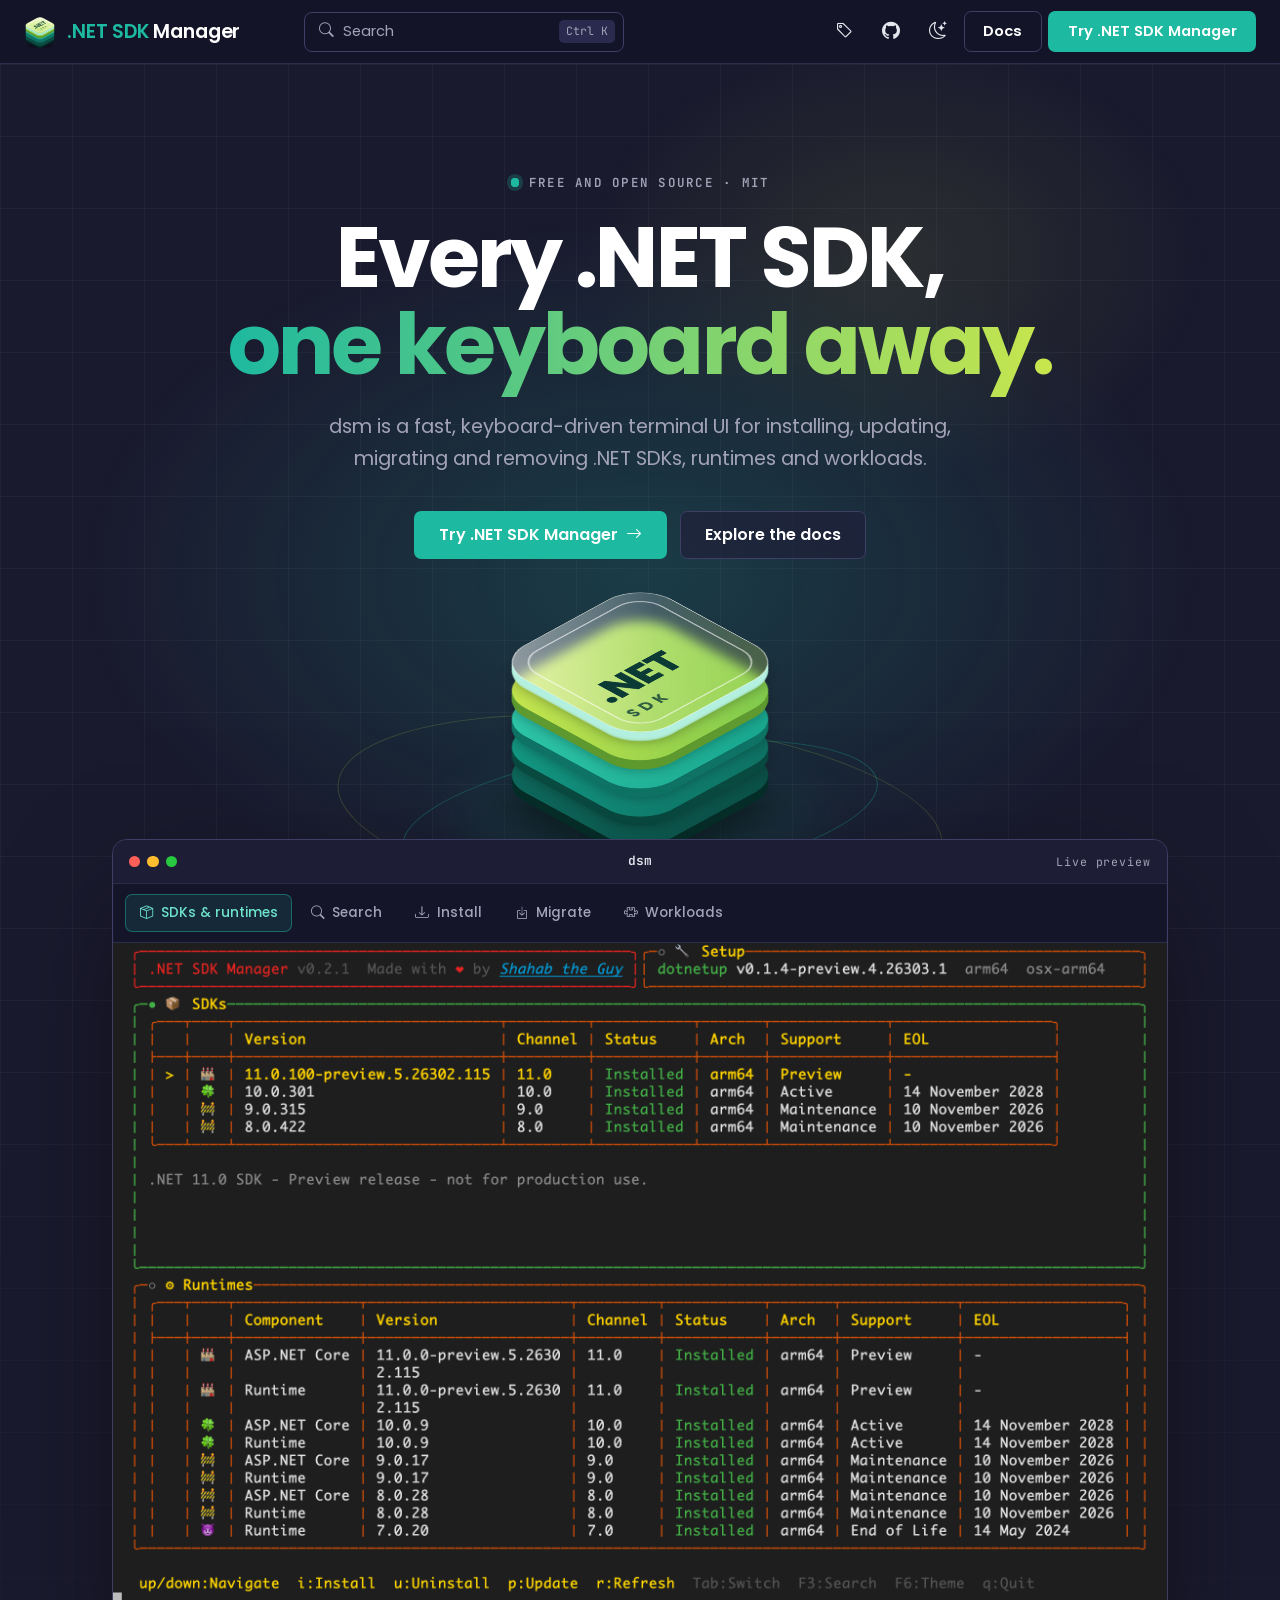
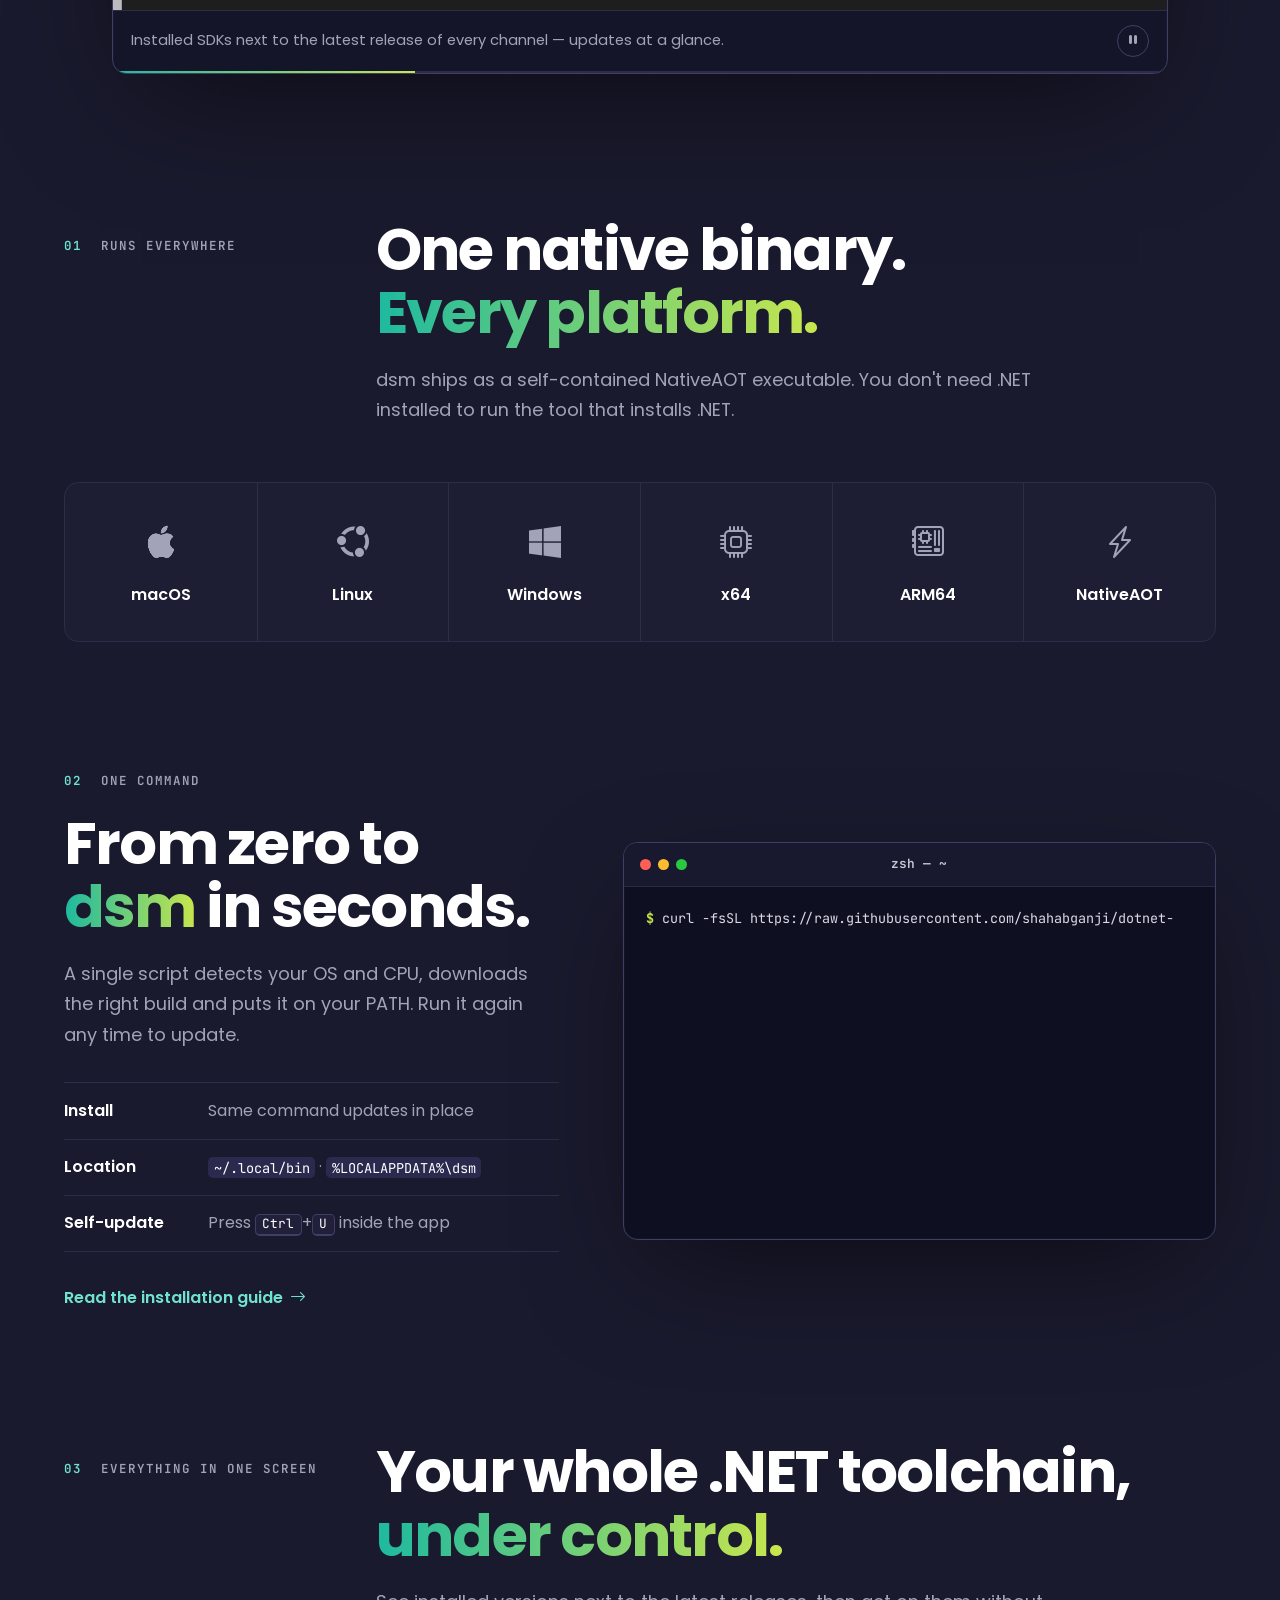
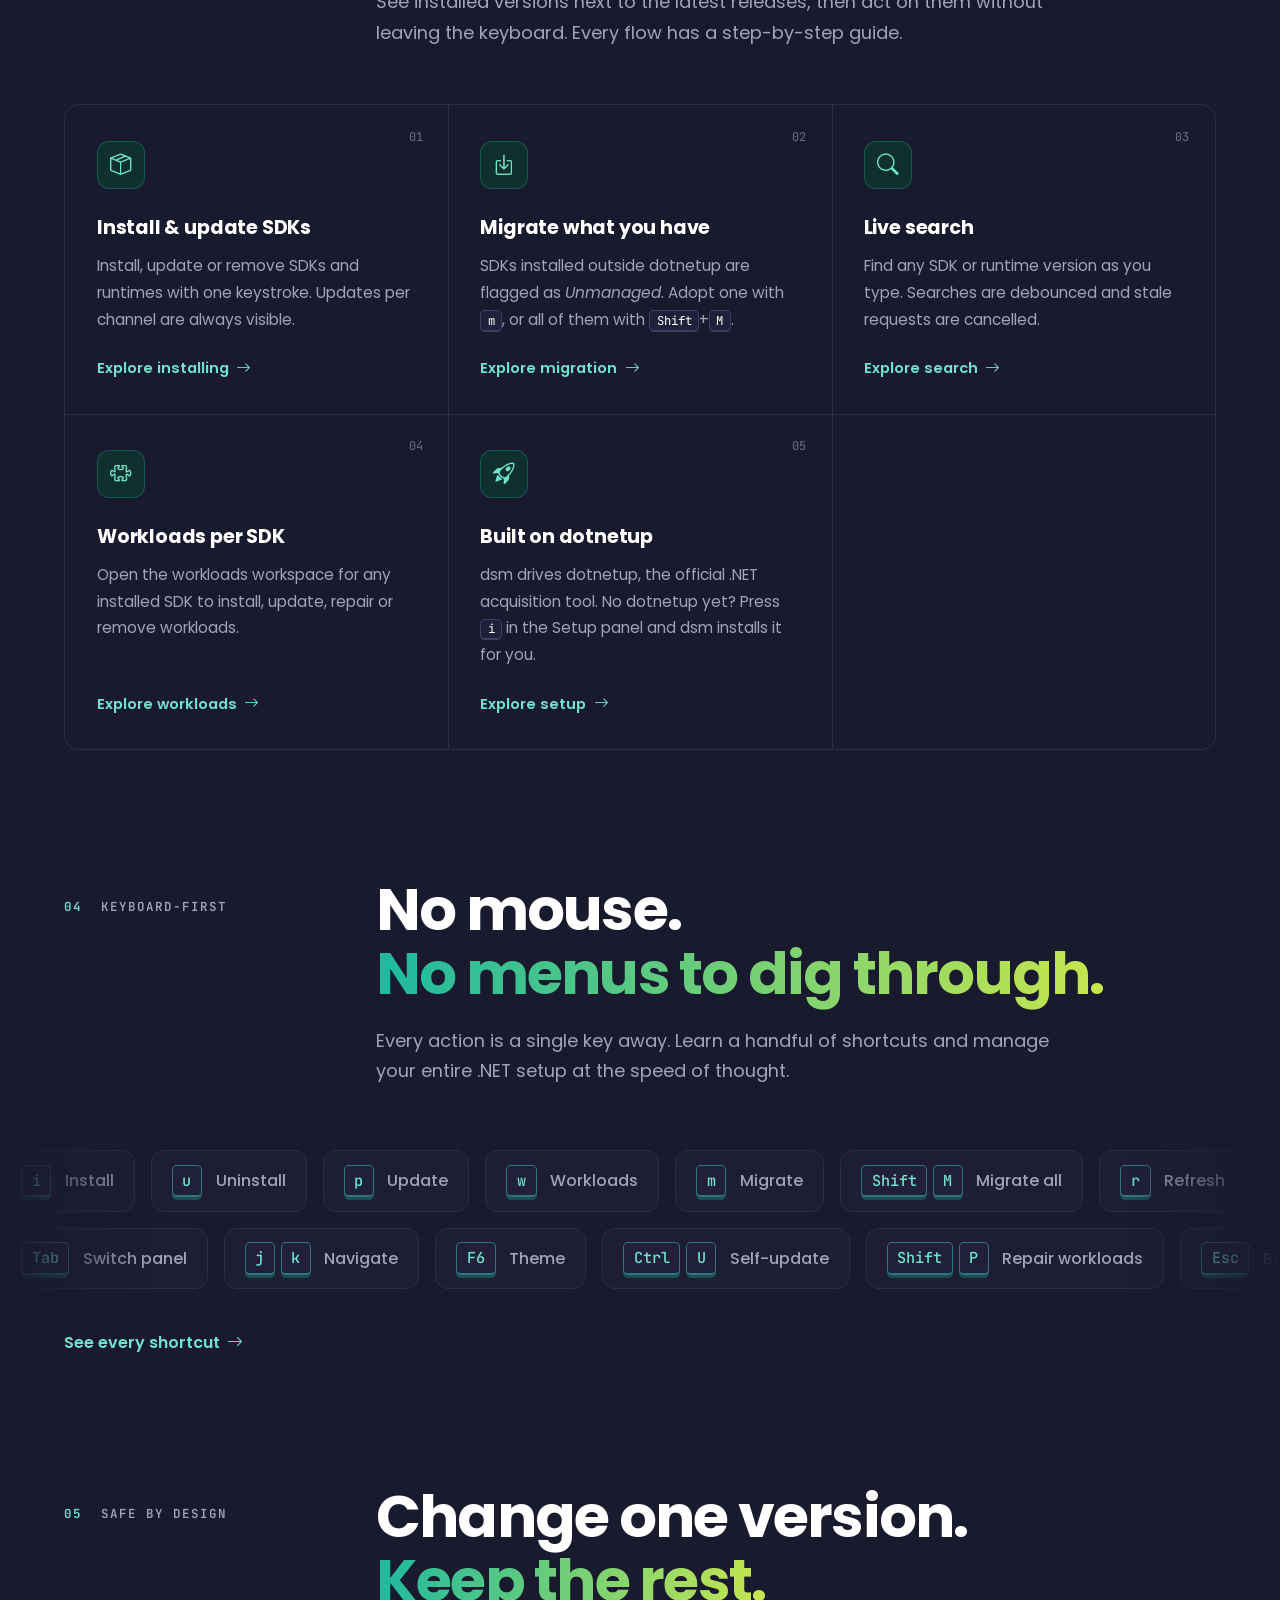
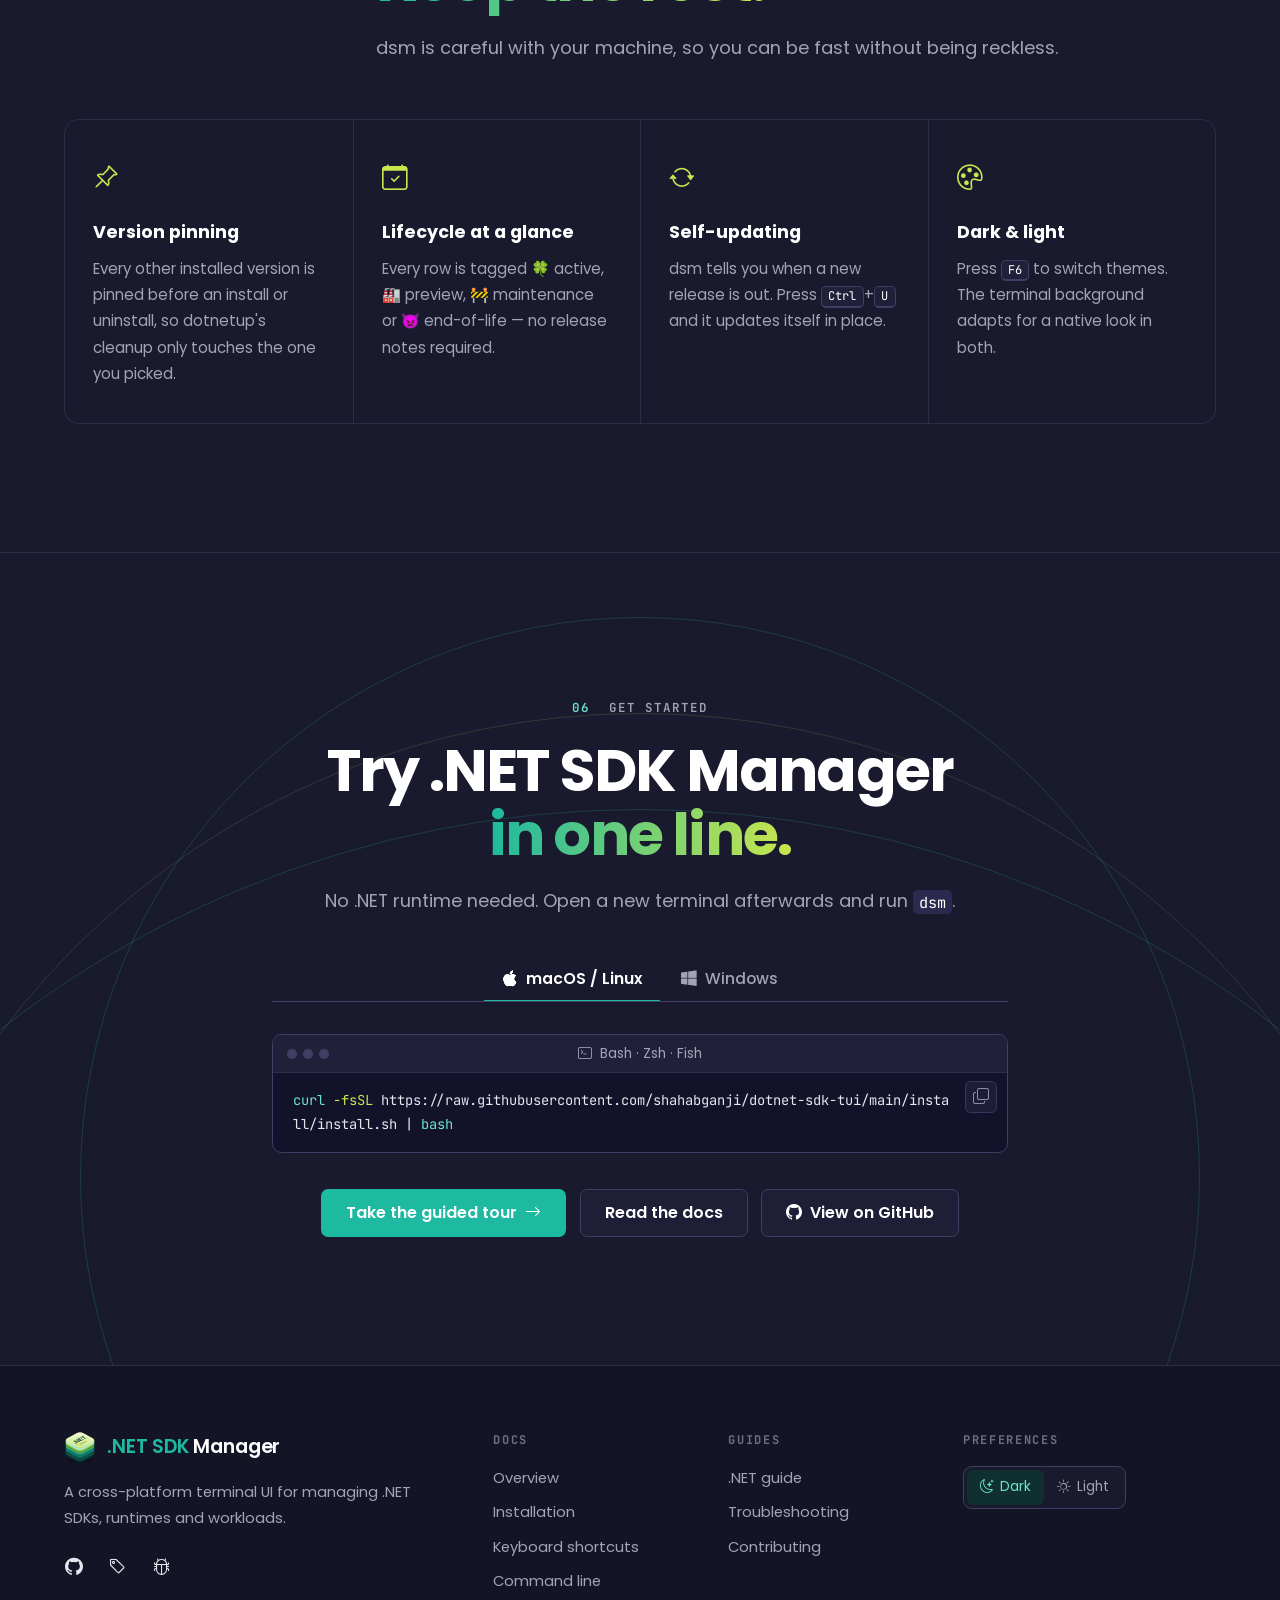
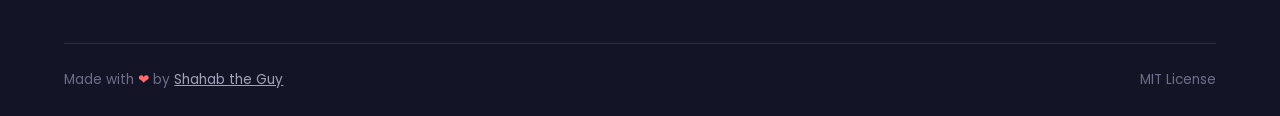
<file: docs/index.html>
<!DOCTYPE html>
<html lang="en">
<head>
  <meta charset="UTF-8">
  <meta name="viewport" content="width=device-width, initial-scale=1.0">
  <title>.NET SDK Manager — every .NET SDK, one keyboard away</title>
  <meta name="description" content="dsm is a fast, keyboard-driven terminal UI for installing, updating, migrating and removing .NET SDKs, runtimes and workloads on macOS, Linux and Windows.">
  <script>document.documentElement.classList.add('js');try{var t=localStorage.getItem('theme');if(t)document.documentElement.setAttribute('data-theme',t)}catch(e){}</script>
  <link rel="icon" type="image/svg+xml" href="images/mascot.svg">
  <link rel="preconnect" href="https://fonts.googleapis.com">
  <link rel="preconnect" href="https://fonts.gstatic.com" crossorigin>
  <link rel="stylesheet" href="https://fonts.googleapis.com/css2?family=JetBrains+Mono:wght@400;500;600&family=Poppins:wght@400;500;600;700;800&display=swap">
  <link rel="stylesheet" href="https://cdn.jsdelivr.net/npm/bootstrap-icons@1.11.3/font/bootstrap-icons.min.css">
  <link rel="stylesheet" href="assets/site.css">
  <link rel="stylesheet" href="assets/landing.css">
</head>
<body data-page="home" class="landing">

<header class="sl-header lp-header">
  <a href="index.html" class="brand"><img src="images/mascot.svg" alt=""><span class="brand-text"><b>.NET SDK</b> Manager</span></a>
  <div class="header-search">
    <button class="search-btn" type="button"><i class="bi bi-search"></i><span>Search</span><kbd>⌘ K</kbd></button>
  </div>
  <div class="header-actions">
    <a class="icon-btn" href="https://github.com/shahabganji/dotnet-sdk-tui/releases" target="_blank" rel="noopener" title="Releases" aria-label="Releases"><i class="bi bi-tag"></i></a>
    <a class="icon-btn" href="https://github.com/shahabganji/dotnet-sdk-tui" target="_blank" rel="noopener" title="GitHub" aria-label="GitHub"><i class="bi bi-github"></i></a>
    <button class="icon-btn theme-btn" type="button" title="Toggle dark / light theme" aria-label="Toggle theme"><i class="bi bi-moon-stars"></i><i class="bi bi-sun"></i></button>
    <a class="btn btn-outline lp-docs-btn" href="docs.html">Docs</a>
    <a class="btn btn-primary" href="#get-started"><span class="lbl-long">Try .NET SDK Manager</span><span class="lbl-short">Try dsm</span></a>
  </div>
</header>

<div class="lp-shell" id="_top">
  <div class="sl-banner" hidden>
    <span>✨ <strong class="banner-version">dsm</strong> is available!</span>
    <a class="banner-link" href="https://github.com/shahabganji/dotnet-sdk-tui/releases/latest" target="_blank" rel="noopener">See what's new</a>
    <button class="banner-close" type="button" aria-label="Dismiss"><i class="bi bi-x"></i></button>
  </div>

  <main>
    <!-- ── Hero ─────────────────────────────────────────── -->
    <section class="lp-hero">
      <div class="lp-grid-bg" aria-hidden="true"></div>

      <div class="hero-copy">
        <p class="eyebrow"><span class="pulse-dot"></span>Free and open source · MIT</p>
        <h1 class="hero-title">Every .NET SDK,<br><span class="gradient-text">one keyboard away.</span></h1>
        <p class="hero-sub">dsm is a fast, keyboard-driven terminal UI for installing, updating, migrating and removing .NET SDKs, runtimes and workloads.</p>
        <div class="hero-ctas">
          <a class="btn btn-primary btn-lg" href="#get-started">Try .NET SDK Manager <i class="bi bi-arrow-right"></i></a>
          <a class="btn btn-ghost btn-lg" href="docs.html">Explore the docs</a>
        </div>
      </div>

      <!-- 3D stack of .NET SDK tiles -->
      <div class="stack-wrap" aria-hidden="true">
        <div class="stack-glow"></div>
        <div class="orbit orbit-1"></div>
        <div class="orbit orbit-2"></div>
        <div class="stack-float">
          <div class="stack-scene">
            <div class="tile" style="--i:0"></div>
            <div class="tile" style="--i:1"></div>
            <div class="tile" style="--i:2"></div>
            <div class="tile" style="--i:3"></div>
            <div class="tile tile-top" style="--i:4"><span class="tile-net">.NET</span><span class="tile-sdk">SDK</span></div>
          </div>
        </div>
      </div>

      <!-- Live preview window -->
      <div class="lp-window" data-carousel>
        <div class="win-bar">
          <span class="win-dots"><i></i><i></i><i></i></span>
          <span class="win-title">dsm</span>
          <span class="win-meta">Live preview</span>
        </div>
        <div class="win-tabs" role="tablist" aria-label="Screens">
          <button type="button" role="tab" aria-selected="true"><i class="bi bi-box-seam"></i> SDKs &amp; runtimes</button>
          <button type="button" role="tab"><i class="bi bi-search"></i> Search</button>
          <button type="button" role="tab"><i class="bi bi-download"></i> Install</button>
          <button type="button" role="tab"><i class="bi bi-box-arrow-in-down"></i> Migrate</button>
          <button type="button" role="tab"><i class="bi bi-puzzle"></i> Workloads</button>
          <button type="button" role="tab" class="mac-only" style="display:none"><i class="bi bi-cup-hot"></i> Homebrew</button>
        </div>
        <div class="win-stage">
          <figure class="win-slide is-active"><img src="images/02-main-screen.png" alt="dsm main screen listing installed and available .NET SDKs and runtimes" width="2160" height="1368"></figure>
          <figure class="win-slide"><img src="images/06-search-results.png" alt="Searching for .NET SDK versions in dsm" width="2160" height="1368" loading="lazy"></figure>
          <figure class="win-slide"><img src="images/10-install-complete.png" alt="An SDK installation completed in dsm" width="2160" height="1368" loading="lazy"></figure>
          <figure class="win-slide"><img src="images/13-unmanaged-sdks.png" alt="Unmanaged SDKs flagged for migration in dsm" width="2160" height="1584" loading="lazy"></figure>
          <figure class="win-slide"><img src="images/15-workloads-list.png" alt="The workloads workspace for an installed SDK" width="2160" height="1440" loading="lazy"></figure>
          <figure class="win-slide mac-only" style="display:none"><img src="images/13-brew-list.png" alt="Managing Homebrew packages in dsm" width="2160" height="1440" loading="lazy"></figure>
        </div>
        <div class="win-foot">
          <p class="win-caption">Installed SDKs next to the latest release of every channel — updates at a glance.</p>
          <button class="win-pause" type="button" aria-label="Pause slideshow" title="Pause"><i class="bi bi-pause-fill"></i><i class="bi bi-play-fill"></i></button>
        </div>
        <div class="win-progress"><span></span></div>
        <template class="win-captions">
          <p>Installed SDKs next to the latest release of every channel — updates at a glance.</p>
          <p>Live, debounced search across every published SDK and runtime version.</p>
          <p>Install with a single key. dsm pins everything else so nothing gets cleaned up by surprise.</p>
          <p>Already have .NET? dsm flags it as unmanaged and brings it under management.</p>
          <p>Install, update, repair and remove workloads per SDK.</p>
          <p>On macOS, browse and manage Homebrew packages from the same UI.</p>
        </template>
      </div>
    </section>

    <!-- ── 01 Platforms ────────────────────────────────── -->
    <section class="lp-section" id="platforms">
      <div class="lp-container">
        <div class="sec-head reveal">
          <p class="kicker"><span>01</span> Runs everywhere</p>
          <div>
            <h2 class="sec-title">One native binary.<br><span class="gradient-text">Every platform.</span></h2>
            <p class="sec-lead">dsm ships as a self-contained NativeAOT executable. You don't need .NET installed to run the tool that installs .NET.</p>
          </div>
        </div>
        <ul class="platform-strip reveal">
          <li><i class="bi bi-apple"></i><span>macOS</span></li>
          <li><i class="bi bi-ubuntu"></i><span>Linux</span></li>
          <li><i class="bi bi-windows"></i><span>Windows</span></li>
          <li><i class="bi bi-cpu"></i><span>x64</span></li>
          <li><i class="bi bi-motherboard"></i><span>ARM64</span></li>
          <li><i class="bi bi-lightning-charge"></i><span>NativeAOT</span></li>
        </ul>
      </div>
    </section>

    <!-- ── 02 One command ───────────────────────────────── -->
    <section class="lp-section" id="one-command">
      <div class="lp-container split">
        <div class="split-copy reveal">
          <p class="kicker"><span>02</span> One command</p>
          <h2 class="sec-title">From zero to <span class="gradient-text">dsm</span> in seconds.</h2>
          <p class="sec-lead">A single script detects your OS and CPU, downloads the right build and puts it on your PATH. Run it again any time to update.</p>
          <dl class="spec-rows">
            <div><dt>Install</dt><dd>Same command updates in place</dd></div>
            <div><dt>Location</dt><dd><code>~/.local/bin</code> · <code>%LOCALAPPDATA%\dsm</code></dd></div>
            <div><dt>Self-update</dt><dd>Press <kbd>Ctrl</kbd>+<kbd>U</kbd> inside the app</dd></div>
          </dl>
          <a class="arrow-link" href="docs.html#install">Read the installation guide <i class="bi bi-arrow-right"></i></a>
        </div>
        <div class="lp-terminal reveal" data-typing>
          <div class="win-bar">
            <span class="win-dots"><i></i><i></i><i></i></span>
            <span class="win-title">zsh — ~</span>
            <span class="win-meta"></span>
          </div>
          <div class="term-body" aria-label="Terminal running the dsm install script">
            <div class="term-line"><span class="t-prompt">$</span> <span class="t-type" data-text="curl -fsSL https://raw.githubusercontent.com/shahabganji/dotnet-sdk-tui/main/install/install.sh | bash"></span></div>
            <div class="term-out">
              <div class="t-green">&nbsp; .NET SDK Manager (dsm)</div>
              <div class="t-dim">&nbsp; Install or update</div>
              <div>&nbsp;</div>
              <div class="t-cyan">==&gt; Installing dsm (osx-arm64)</div>
              <div class="t-cyan">==&gt; Target: ~/.local/bin</div>
              <div class="t-cyan">==&gt; Downloading latest release</div>
              <div class="t-cyan">==&gt; Extracting</div>
              <div>&nbsp;</div>
              <div class="t-green">Install complete. dsm is ready at ~/.local/bin/dsm</div>
              <div class="t-green">dsm is on your PATH. Run 'dsm' to get started.</div>
            </div>
            <div class="term-line term-last"><span class="t-prompt">$</span> <span class="t-type" data-text="dsm"></span><span class="t-caret"></span></div>
          </div>
        </div>
      </div>
    </section>

    <!-- ── 03 Features ─────────────────────────────────── -->
    <section class="lp-section" id="features">
      <div class="lp-container">
        <div class="sec-head reveal">
          <p class="kicker"><span>03</span> Everything in one screen</p>
          <div>
            <h2 class="sec-title">Your whole .NET toolchain,<br><span class="gradient-text">under control.</span></h2>
            <p class="sec-lead">See installed versions next to the latest releases, then act on them without leaving the keyboard. Every flow has a step-by-step guide.</p>
          </div>
        </div>
        <div class="feature-grid reveal">
          <a class="feature" href="guide.html#install-sdk">
            <span class="f-num">01</span>
            <span class="f-icon"><i class="bi bi-box-seam"></i></span>
            <h3>Install &amp; update SDKs</h3>
            <p>Install, update or remove SDKs and runtimes with one keystroke. Updates per channel are always visible.</p>
            <span class="arrow-link">Explore installing <i class="bi bi-arrow-right"></i></span>
          </a>
          <a class="feature" href="guide.html#migrate">
            <span class="f-num">02</span>
            <span class="f-icon"><i class="bi bi-box-arrow-in-down"></i></span>
            <h3>Migrate what you have</h3>
            <p>SDKs installed outside dotnetup are flagged as <em>Unmanaged</em>. Adopt one with <kbd>m</kbd>, or all of them with <kbd>Shift</kbd>+<kbd>M</kbd>.</p>
            <span class="arrow-link">Explore migration <i class="bi bi-arrow-right"></i></span>
          </a>
          <a class="feature" href="guide.html#search">
            <span class="f-num">03</span>
            <span class="f-icon"><i class="bi bi-search"></i></span>
            <h3>Live search</h3>
            <p>Find any SDK or runtime version as you type. Searches are debounced and stale requests are cancelled.</p>
            <span class="arrow-link">Explore search <i class="bi bi-arrow-right"></i></span>
          </a>
          <a class="feature" href="guide.html#workloads">
            <span class="f-num">04</span>
            <span class="f-icon"><i class="bi bi-puzzle"></i></span>
            <h3>Workloads per SDK</h3>
            <p>Open the workloads workspace for any installed SDK to install, update, repair or remove workloads.</p>
            <span class="arrow-link">Explore workloads <i class="bi bi-arrow-right"></i></span>
          </a>
          <a class="feature" href="guide.html#dotnetup">
            <span class="f-num">05</span>
            <span class="f-icon"><i class="bi bi-rocket-takeoff"></i></span>
            <h3>Built on dotnetup</h3>
            <p>dsm drives dotnetup, the official .NET acquisition tool. No dotnetup yet? Press <kbd>i</kbd> in the Setup panel and dsm installs it for you.</p>
            <span class="arrow-link">Explore setup <i class="bi bi-arrow-right"></i></span>
          </a>
          <a class="feature mac-only" href="guide-brew.html" style="display:none">
            <span class="f-num">06</span>
            <span class="f-icon"><i class="bi bi-cup-hot"></i></span>
            <h3>Homebrew, too</h3>
            <p>On macOS, browse, search, install, upgrade and remove <code>brew</code> formulae from the same UI.</p>
            <span class="arrow-link">Explore Homebrew <i class="bi bi-arrow-right"></i></span>
          </a>
        </div>
      </div>
    </section>

    <!-- ── 04 Keyboard ─────────────────────────────────── -->
    <section class="lp-section" id="keyboard">
      <div class="lp-container">
        <div class="sec-head reveal">
          <p class="kicker"><span>04</span> Keyboard-first</p>
          <div>
            <h2 class="sec-title">No mouse.<br><span class="gradient-text">No menus to dig through.</span></h2>
            <p class="sec-lead">Every action is a single key away. Learn a handful of shortcuts and manage your entire .NET setup at the speed of thought.</p>
          </div>
        </div>
      </div>
      <div class="key-marquee reveal" aria-label="Keyboard shortcuts">
        <div class="key-track">
          <span class="keycap"><kbd>i</kbd>Install</span>
          <span class="keycap"><kbd>u</kbd>Uninstall</span>
          <span class="keycap"><kbd>p</kbd>Update</span>
          <span class="keycap"><kbd>w</kbd>Workloads</span>
          <span class="keycap"><kbd>m</kbd>Migrate</span>
          <span class="keycap"><kbd>Shift</kbd><kbd>M</kbd>Migrate all</span>
          <span class="keycap"><kbd>r</kbd>Refresh</span>
          <span class="keycap"><kbd>F3</kbd>Search</span>
        </div>
        <div class="key-track reverse">
          <span class="keycap"><kbd>Tab</kbd>Switch panel</span>
          <span class="keycap"><kbd>j</kbd><kbd>k</kbd>Navigate</span>
          <span class="keycap"><kbd>F6</kbd>Theme</span>
          <span class="keycap"><kbd>Ctrl</kbd><kbd>U</kbd>Self-update</span>
          <span class="keycap"><kbd>Shift</kbd><kbd>P</kbd>Repair workloads</span>
          <span class="keycap"><kbd>Esc</kbd>Back</span>
          <span class="keycap"><kbd>q</kbd>Quit</span>
        </div>
      </div>
      <div class="lp-container">
        <a class="arrow-link reveal" href="docs.html#usage">See every shortcut <i class="bi bi-arrow-right"></i></a>
      </div>
    </section>

    <!-- ── 05 Safety ───────────────────────────────────── -->
    <section class="lp-section" id="safety">
      <div class="lp-container">
        <div class="sec-head reveal">
          <p class="kicker"><span>05</span> Safe by design</p>
          <div>
            <h2 class="sec-title">Change one version.<br><span class="gradient-text">Keep the rest.</span></h2>
            <p class="sec-lead">dsm is careful with your machine, so you can be fast without being reckless.</p>
          </div>
        </div>
        <div class="bento reveal">
          <div class="bento-cell">
            <i class="bi bi-pin-angle"></i>
            <h3>Version pinning</h3>
            <p>Every other installed version is pinned before an install or uninstall, so dotnetup's cleanup only touches the one you picked.</p>
          </div>
          <div class="bento-cell">
            <i class="bi bi-calendar-check"></i>
            <h3>Lifecycle at a glance</h3>
            <p>Every row is tagged 🍀 active, 🏭 preview, 🚧 maintenance or 👿 end-of-life — no release notes required.</p>
          </div>
          <div class="bento-cell">
            <i class="bi bi-arrow-repeat"></i>
            <h3>Self-updating</h3>
            <p>dsm tells you when a new release is out. Press <kbd>Ctrl</kbd>+<kbd>U</kbd> and it updates itself in place.</p>
          </div>
          <div class="bento-cell">
            <i class="bi bi-palette"></i>
            <h3>Dark &amp; light</h3>
            <p>Press <kbd>F6</kbd> to switch themes. The terminal background adapts for a native look in both.</p>
          </div>
        </div>
      </div>
    </section>

    <!-- ── 06 Get started ──────────────────────────────── -->
    <section class="lp-section lp-cta" id="get-started">
      <div class="cta-arcs" aria-hidden="true"><span></span><span></span><span></span></div>
      <div class="lp-container">
        <div class="cta-inner reveal">
          <p class="kicker"><span>06</span> Get started</p>
          <h2 class="sec-title">Try .NET SDK Manager<br><span class="gradient-text">in one line.</span></h2>
          <p class="sec-lead">No .NET runtime needed. Open a new terminal afterwards and run <code>dsm</code>.</p>

          <div class="tabs" data-sync="os">
            <div class="tab-list" role="tablist" aria-label="Operating system">
              <button type="button" role="tab" data-os="unix"><i class="bi bi-apple"></i> macOS / Linux</button>
              <button type="button" role="tab" data-os="windows"><i class="bi bi-windows"></i> Windows</button>
            </div>
            <div class="tab-panel" role="tabpanel">
              <div class="code-frame terminal">
                <div class="frame-header"><span class="frame-title"><i class="bi bi-terminal"></i> Bash · Zsh · Fish</span></div>
                <pre class="wrap"><code><span class="cmd">curl</span> <span class="flag">-fsSL</span> https://raw.githubusercontent.com/shahabganji/dotnet-sdk-tui/main/install/install.sh | <span class="cmd">bash</span></code></pre>
              </div>
            </div>
            <div class="tab-panel" role="tabpanel" hidden>
              <div class="code-frame terminal">
                <div class="frame-header"><span class="frame-title"><i class="bi bi-terminal"></i> PowerShell</span></div>
                <pre class="wrap"><code><span class="cmd">irm</span> https://raw.githubusercontent.com/shahabganji/dotnet-sdk-tui/main/install/install.ps1 | <span class="cmd">iex</span></code></pre>
              </div>
            </div>
          </div>

          <div class="cta-buttons">
            <a class="btn btn-primary btn-lg" href="guide.html">Take the guided tour <i class="bi bi-arrow-right"></i></a>
            <a class="btn btn-ghost btn-lg" href="docs.html">Read the docs</a>
            <a class="btn btn-ghost btn-lg" href="https://github.com/shahabganji/dotnet-sdk-tui" target="_blank" rel="noopener"><i class="bi bi-github"></i> View on GitHub</a>
          </div>
        </div>
      </div>
    </section>
  </main>

  <!-- ── Footer ──────────────────────────────────────── -->
  <footer class="lp-footer">
    <div class="lp-container foot-grid">
      <div class="foot-brand">
        <a href="index.html" class="brand"><img src="images/mascot.svg" alt=""><span><b>.NET SDK</b> Manager</span></a>
        <p>A cross-platform terminal UI for managing .NET SDKs, runtimes and workloads.</p>
        <div class="foot-social">
          <a class="icon-btn" href="https://github.com/shahabganji/dotnet-sdk-tui" target="_blank" rel="noopener" aria-label="GitHub"><i class="bi bi-github"></i></a>
          <a class="icon-btn" href="https://github.com/shahabganji/dotnet-sdk-tui/releases" target="_blank" rel="noopener" aria-label="Releases"><i class="bi bi-tag"></i></a>
          <a class="icon-btn" href="https://github.com/shahabganji/dotnet-sdk-tui/issues" target="_blank" rel="noopener" aria-label="Issues"><i class="bi bi-bug"></i></a>
        </div>
      </div>
      <nav class="foot-col" aria-label="Docs">
        <h4>Docs</h4>
        <a href="docs.html">Overview</a>
        <a href="docs.html#install">Installation</a>
        <a href="docs.html#usage">Keyboard shortcuts</a>
        <a href="docs.html#cli">Command line</a>
      </nav>
      <nav class="foot-col" aria-label="Guides">
        <h4>Guides</h4>
        <a href="guide.html">.NET guide</a>
        <a href="guide-brew.html" class="mac-only" style="display:none">Homebrew guide</a>
        <a href="docs.html#troubleshooting">Troubleshooting</a>
        <a href="docs.html#contributing">Contributing</a>
      </nav>
      <div class="foot-col">
        <h4>Preferences</h4>
        <div class="theme-seg" role="radiogroup" aria-label="Theme">
          <button type="button" role="radio" data-theme-set="dark"><i class="bi bi-moon-stars"></i> Dark</button>
          <button type="button" role="radio" data-theme-set="light"><i class="bi bi-sun"></i> Light</button>
        </div>
      </div>
    </div>
    <div class="lp-container">
      <div class="foot-bottom">
        <span>Made with <span class="heart">❤</span> by <a href="https://shahab-the-guy.dev" target="_blank" rel="noopener">Shahab the Guy</a></span>
        <span>MIT License</span>
      </div>
    </div>
  </footer>
</div>

<button class="to-top" type="button" aria-label="Back to top" hidden><i class="bi bi-chevron-up"></i></button>

<div class="search-dialog" id="search-dialog" role="dialog" aria-modal="true" aria-label="Search docs" hidden>
  <div class="search-panel">
    <label class="search-input-row"><i class="bi bi-search"></i><input type="search" placeholder="Search docs…" aria-label="Search docs"><kbd>Esc</kbd></label>
    <ul class="search-results"></ul>
    <div class="search-foot"><span><kbd>↑</kbd> <kbd>↓</kbd> navigate</span><span><kbd>↵</kbd> open</span><span><kbd>Esc</kbd> close</span></div>
  </div>
</div>

<script src="assets/site.js"></script>
<script src="assets/landing.js"></script>
</body>
</html>
</file>
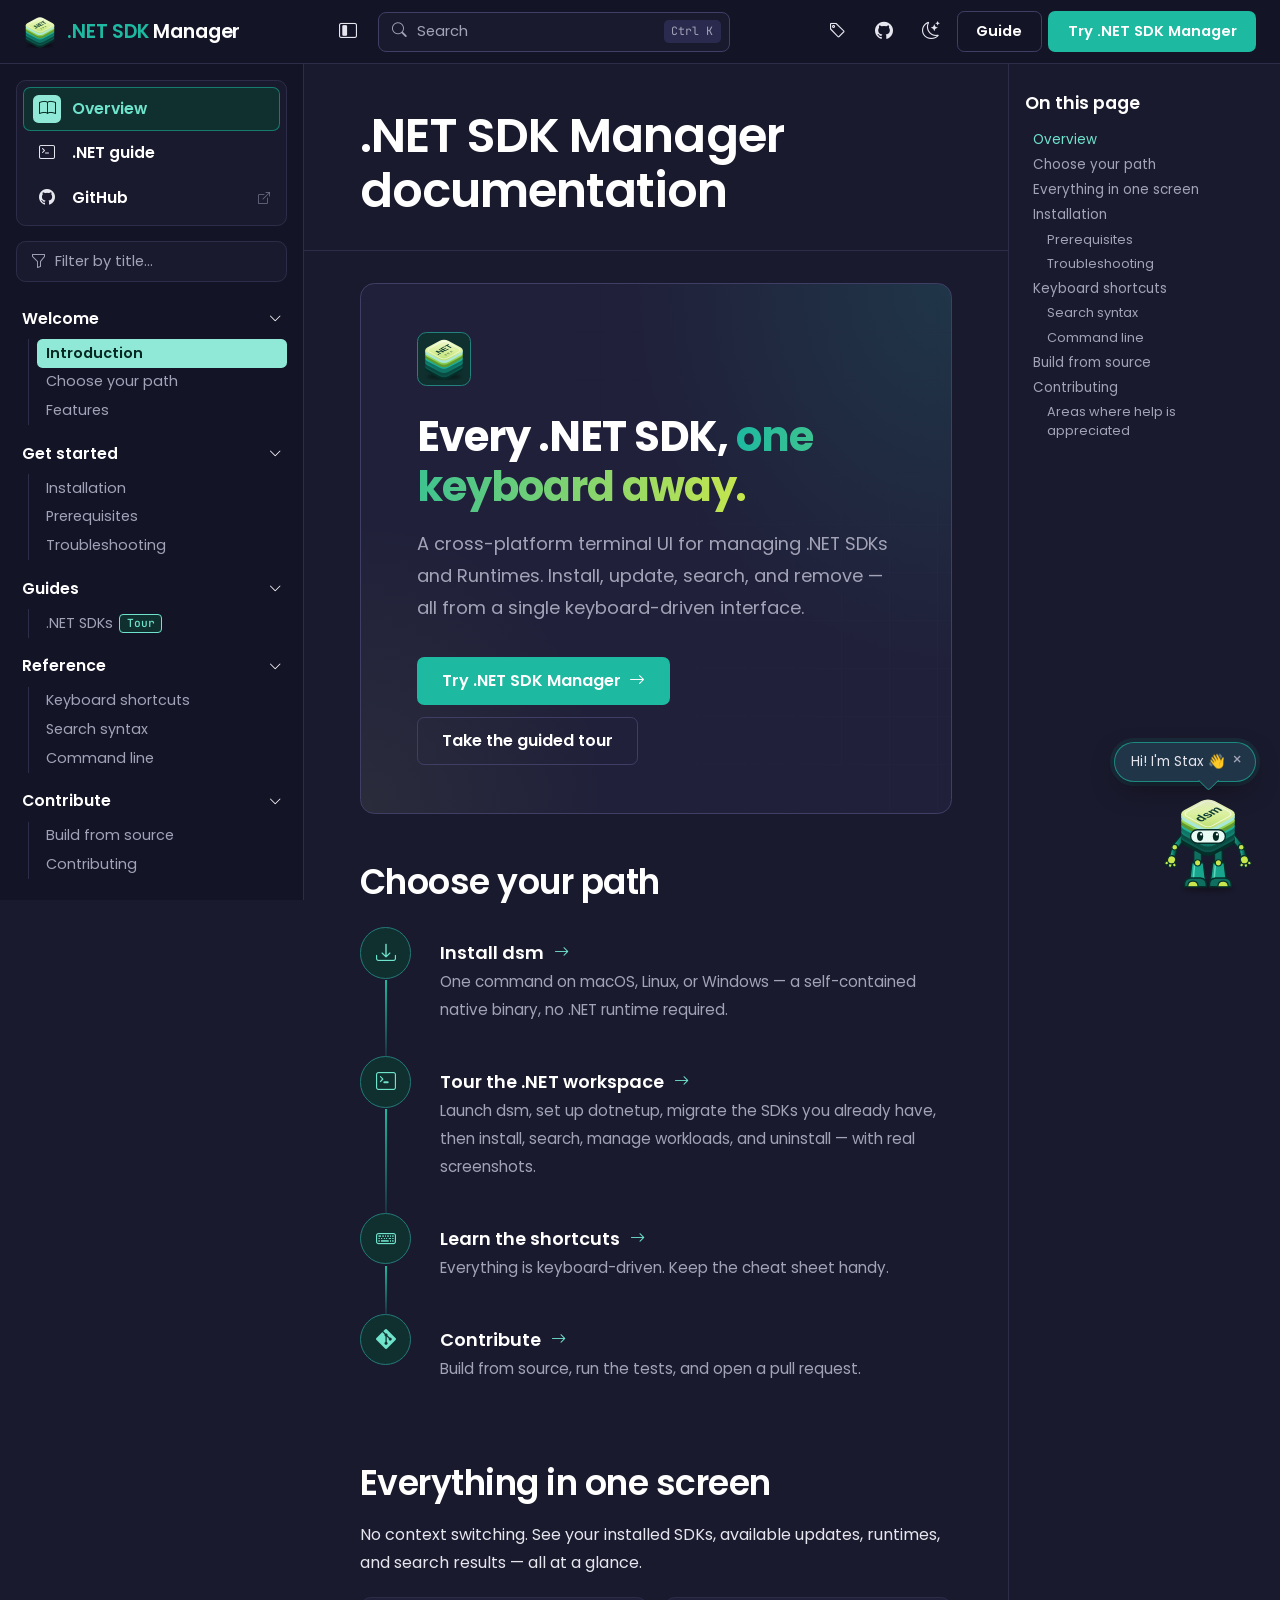
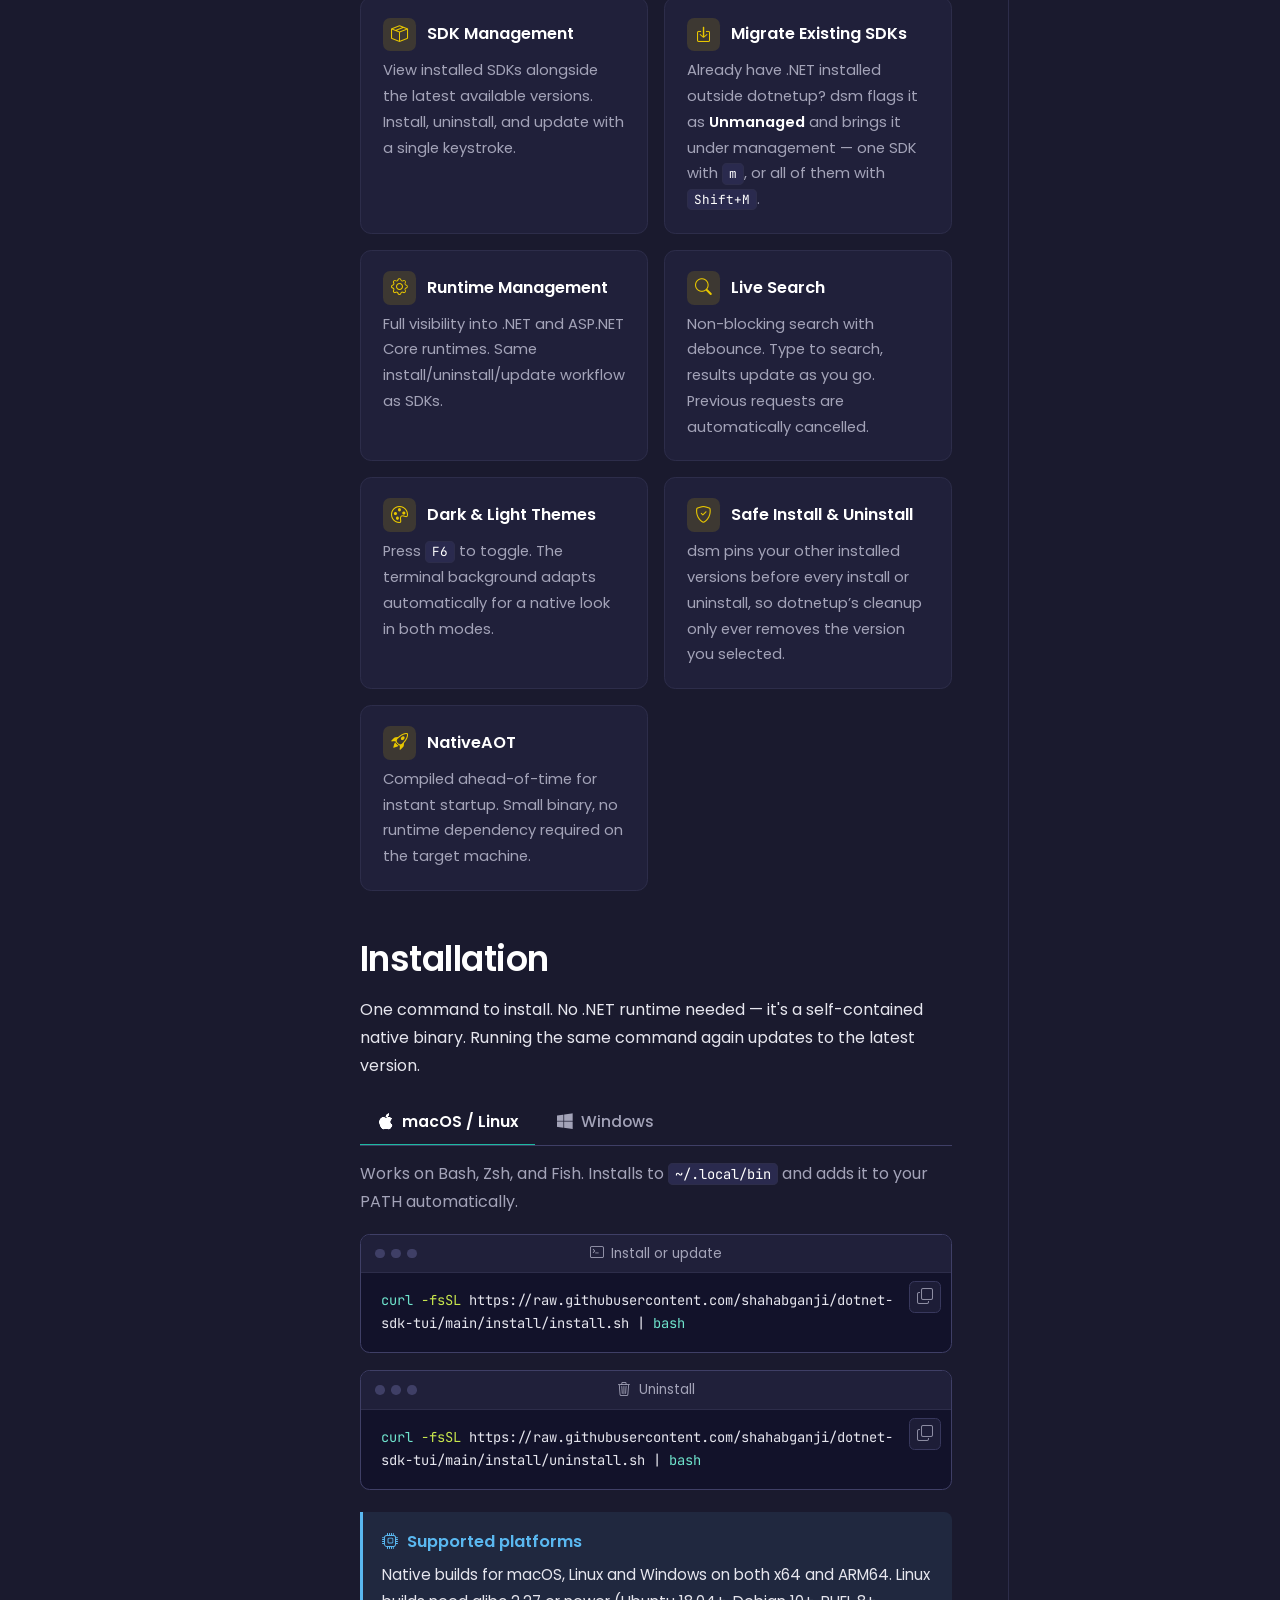
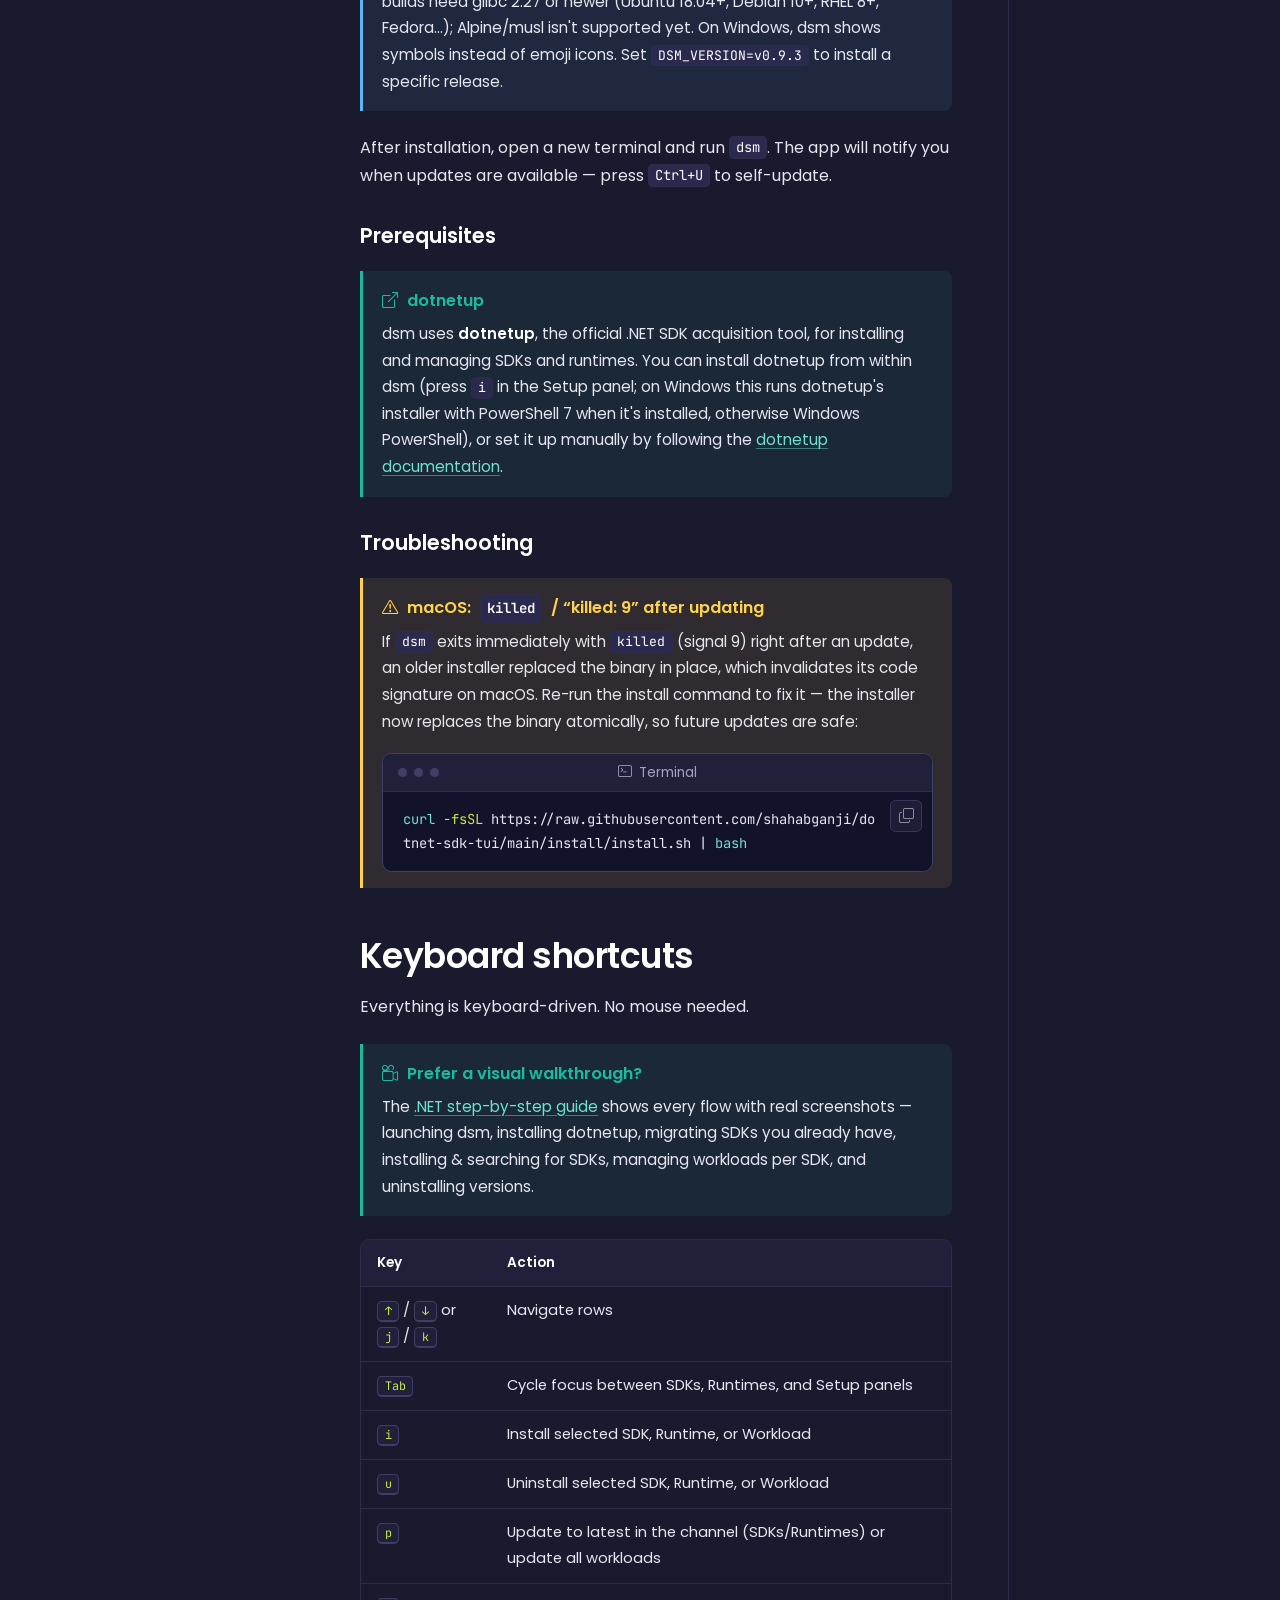
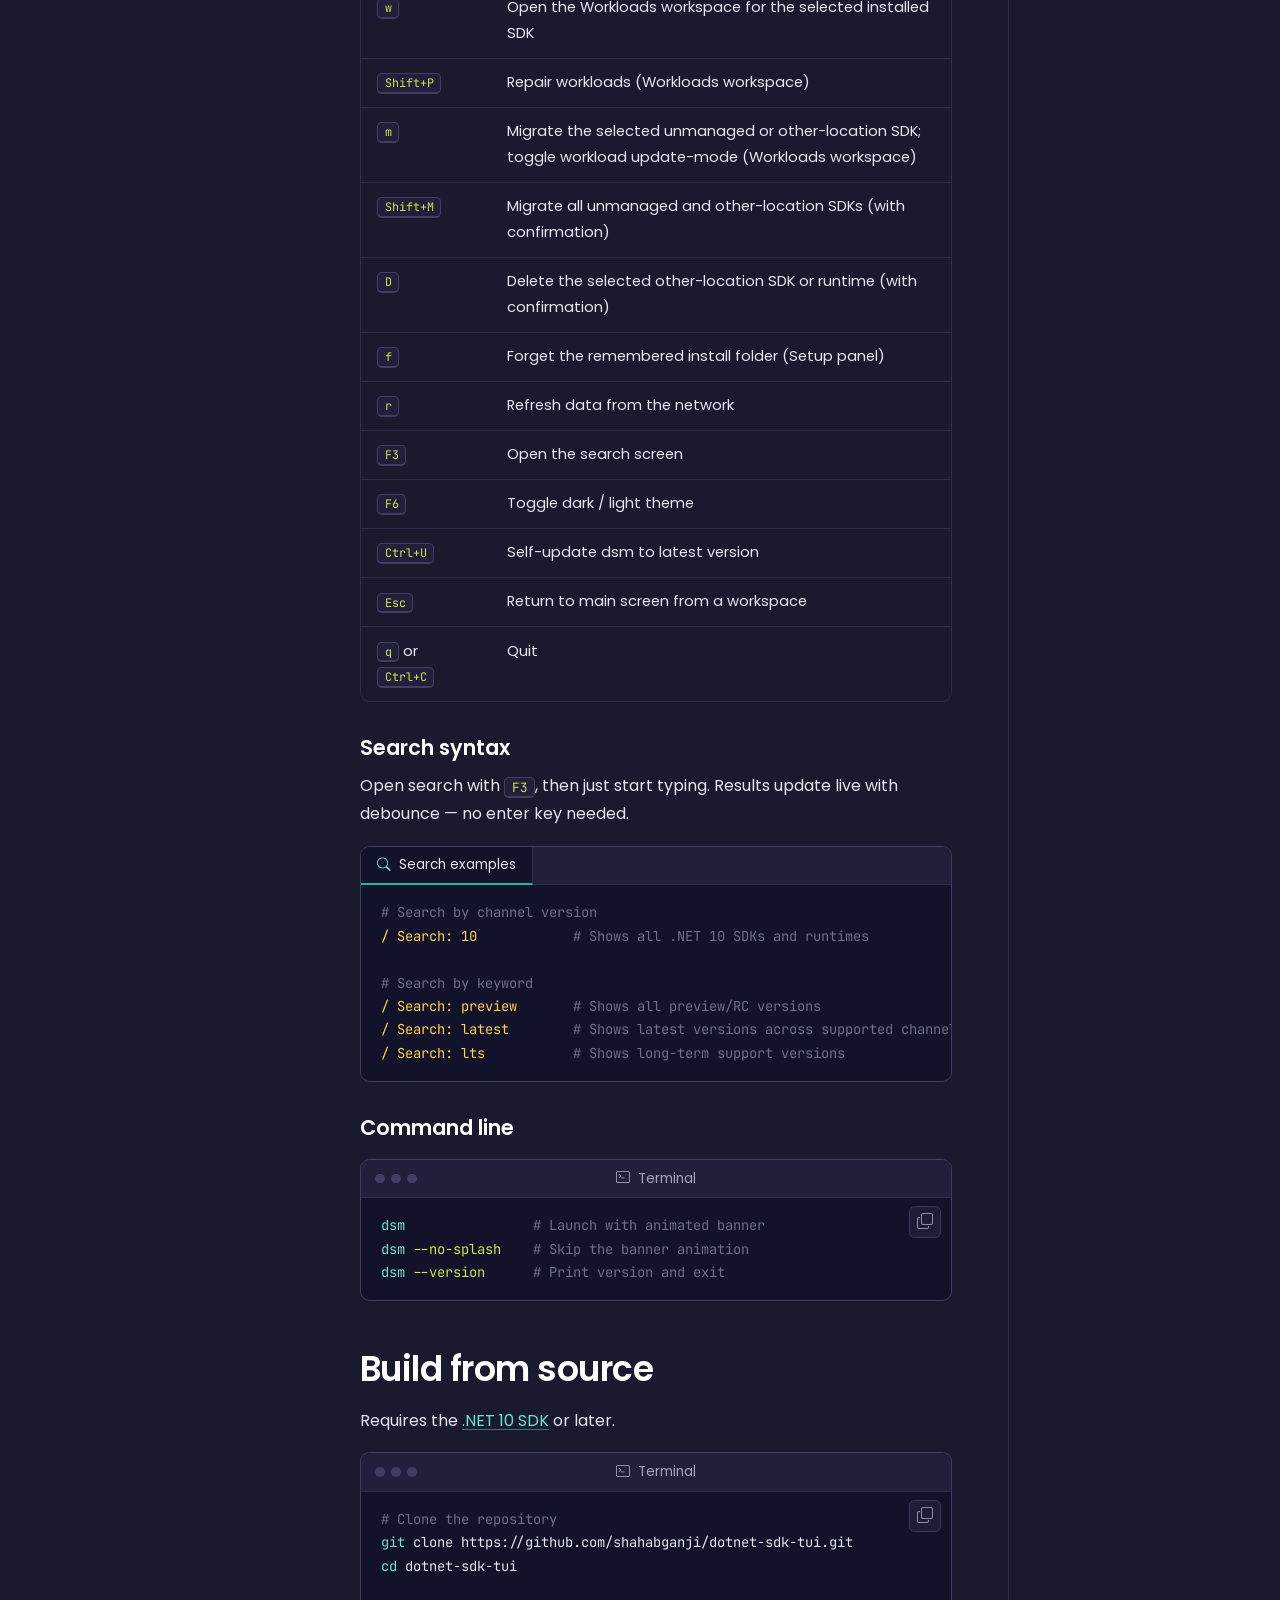
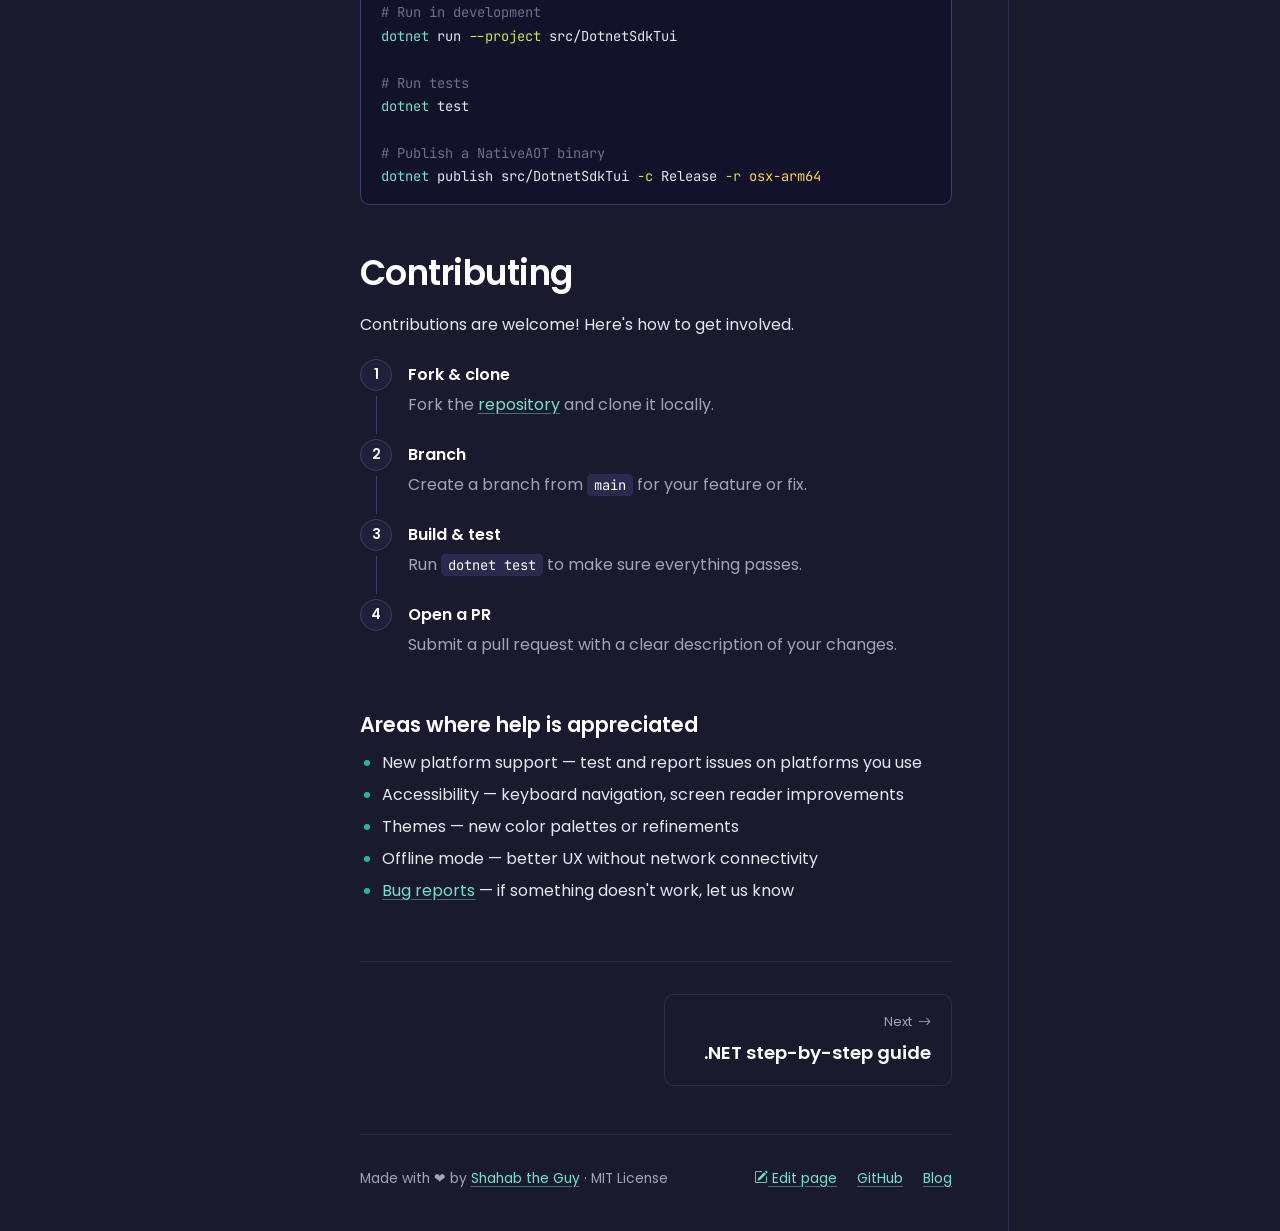
<file: docs/docs.html>
<!DOCTYPE html>
<html lang="en">
<head>
  <meta charset="UTF-8">
  <meta name="viewport" content="width=device-width, initial-scale=1.0">
  <title>Documentation — .NET SDK Manager</title>
  <meta name="description" content="A cross-platform terminal UI for managing .NET SDKs and Runtimes. Install, update, and remove .NET versions from a single keyboard-driven interface.">
  <script>try{var t=localStorage.getItem('theme');if(t)document.documentElement.setAttribute('data-theme',t);if(localStorage.getItem('sidebar-collapsed')==='1')document.documentElement.setAttribute('data-sidebar-collapsed','')}catch(e){}</script>
  <link rel="icon" type="image/svg+xml" href="images/mascot.svg">
  <link rel="preconnect" href="https://fonts.googleapis.com">
  <link rel="preconnect" href="https://fonts.gstatic.com" crossorigin>
  <link rel="stylesheet" href="https://fonts.googleapis.com/css2?family=JetBrains+Mono:wght@400;500;600&family=Poppins:wght@400;500;600;700&display=swap">
  <link rel="stylesheet" href="https://cdn.jsdelivr.net/npm/bootstrap-icons@1.11.3/font/bootstrap-icons.min.css">
  <link rel="stylesheet" href="assets/site.css">
</head>
<body data-page="docs">

<header class="sl-header">
  <div style="display:flex;align-items:center">
    <button class="icon-btn menu-btn" type="button" aria-label="Open navigation" aria-expanded="false"><i class="bi bi-list"></i></button>
    <a href="index.html" class="brand"><img src="images/mascot.svg" alt=""><span class="brand-text"><b>.NET SDK</b> Manager</span></a>
  </div>
  <div class="header-search">
    <button class="icon-btn sidebar-toggle" type="button" title="Toggle sidebar" aria-label="Toggle sidebar"><i class="bi bi-layout-sidebar-inset"></i></button>
    <button class="search-btn" type="button"><i class="bi bi-search"></i><span>Search</span><kbd>⌘ K</kbd></button>
  </div>
  <div class="header-actions">
    <a class="icon-btn" href="https://github.com/shahabganji/dotnet-sdk-tui/releases" target="_blank" rel="noopener" title="Releases" aria-label="Releases"><i class="bi bi-tag"></i></a>
    <a class="icon-btn" href="https://github.com/shahabganji/dotnet-sdk-tui" target="_blank" rel="noopener" title="GitHub" aria-label="GitHub"><i class="bi bi-github"></i></a>
    <button class="icon-btn theme-btn" type="button" title="Toggle dark / light theme" aria-label="Toggle theme"><i class="bi bi-moon-stars"></i><i class="bi bi-sun"></i></button>
    <a class="btn btn-outline" href="guide.html">Guide</a>
    <a class="btn btn-primary" href="#install"><span class="lbl-long">Try .NET SDK Manager</span><span class="lbl-short">Try dsm</span></a>
  </div>
</header>
<div class="sidebar-backdrop"></div>
<aside class="sl-sidebar" id="sidebar" aria-label="Site navigation"></aside>

<main class="sl-main" id="_top">
  <div class="sl-banner" hidden>
    <span>✨ <strong class="banner-version">dsm</strong> is available!</span>
    <a class="banner-link" href="https://github.com/shahabganji/dotnet-sdk-tui/releases/latest" target="_blank" rel="noopener">See what's new</a>
    <button class="banner-close" type="button" aria-label="Dismiss"><i class="bi bi-x"></i></button>
  </div>
  <details class="mobile-toc" hidden>
    <summary><span class="mt-toggle">On this page <i class="bi bi-chevron-right"></i></span><span class="mt-current">Overview</span></summary>
    <ul class="toc-list"></ul>
  </details>

  <div class="sl-page">
    <div class="sl-content-col">
      <header class="page-header">
        <h1>.NET SDK Manager documentation</h1>
      </header>

      <div class="sl-content">

        <!-- Hero -->
        <div class="hero-card" id="overview">
          <i class="bi bi-rocket-takeoff hero-deco" style="right:15%;top:14%"></i>
          <i class="bi bi-gear hero-deco" style="right:5%;top:30%;font-size:2.4rem"></i>
          <i class="bi bi-box-seam hero-deco" style="right:14%;top:52%"></i>
          <i class="bi bi-terminal hero-deco" style="right:5%;top:72%"></i>
          <div class="hero-logo"><img src="images/mascot.svg" alt=".NET SDK Manager icon"></div>
          <h2>Every .NET SDK, <span class="gradient-text">one keyboard away.</span></h2>
          <p>A cross-platform terminal UI for managing .NET SDKs and Runtimes. Install, update, search, and remove — all from a single keyboard-driven interface.</p>
          <div class="hero-actions">
            <a href="#install" class="btn btn-primary btn-lg">Try .NET SDK Manager <i class="bi bi-arrow-right"></i></a>
            <a href="guide.html" class="btn btn-outline btn-lg">Take the guided tour</a>
          </div>
        </div>

        <!-- Choose your path -->
        <h2 id="paths">Choose your path</h2>
        <ul class="paths">
          <li>
            <span class="path-icon"><i class="bi bi-download"></i></span>
            <a class="card-link" href="#install">
              <span class="path-title">Install dsm <i class="bi bi-arrow-right"></i></span>
              <span class="path-desc">One command on macOS, Linux, or Windows — a self-contained native binary, no .NET runtime required.</span>
            </a>
          </li>
          <li>
            <span class="path-icon"><i class="bi bi-terminal"></i></span>
            <a class="card-link" href="guide.html">
              <span class="path-title">Tour the .NET workspace <i class="bi bi-arrow-right"></i></span>
              <span class="path-desc">Launch dsm, set up dotnetup, migrate the SDKs you already have, then install, search, manage workloads, and uninstall — with real screenshots.</span>
            </a>
          </li>
          <li class="mac-only" style="display:none">
            <span class="path-icon"><i class="bi bi-cup-hot"></i></span>
            <a class="card-link" href="guide-brew.html">
              <span class="path-title">Manage Homebrew packages <i class="bi bi-arrow-right"></i></span>
              <span class="path-desc">On macOS, browse, search, install, upgrade, and remove <code>brew</code> formulae from the same UI.</span>
            </a>
          </li>
          <li>
            <span class="path-icon"><i class="bi bi-keyboard"></i></span>
            <a class="card-link" href="#usage">
              <span class="path-title">Learn the shortcuts <i class="bi bi-arrow-right"></i></span>
              <span class="path-desc">Everything is keyboard-driven. Keep the cheat sheet handy.</span>
            </a>
          </li>
          <li>
            <span class="path-icon"><i class="bi bi-git"></i></span>
            <a class="card-link" href="#contributing">
              <span class="path-title">Contribute <i class="bi bi-arrow-right"></i></span>
              <span class="path-desc">Build from source, run the tests, and open a pull request.</span>
            </a>
          </li>
        </ul>

        <!-- Features -->
        <h2 id="features">Everything in one screen</h2>
        <p>No context switching. See your installed SDKs, available updates, runtimes, and search results — all at a glance.</p>
        <div class="card-grid">
          <div class="card">
            <div class="card-title"><i class="bi bi-box-seam"></i>SDK Management</div>
            <p>View installed SDKs alongside the latest available versions. Install, uninstall, and update with a single keystroke.</p>
          </div>
          <div class="card">
            <div class="card-title"><i class="bi bi-box-arrow-in-down"></i>Migrate Existing SDKs</div>
            <p>Already have .NET installed outside dotnetup? dsm flags it as <strong>Unmanaged</strong> and brings it under management — one SDK with <code>m</code>, or all of them with <code>Shift+M</code>.</p>
          </div>
          <div class="card">
            <div class="card-title"><i class="bi bi-gear"></i>Runtime Management</div>
            <p>Full visibility into .NET and ASP.NET Core runtimes. Same install/uninstall/update workflow as SDKs.</p>
          </div>
          <div class="card">
            <div class="card-title"><i class="bi bi-search"></i>Live Search</div>
            <p>Non-blocking search with debounce. Type to search, results update as you go. Previous requests are automatically cancelled.</p>
          </div>
          <div class="card">
            <div class="card-title"><i class="bi bi-palette"></i>Dark &amp; Light Themes</div>
            <p>Press <code>F6</code> to toggle. The terminal background adapts automatically for a native look in both modes.</p>
          </div>
          <div class="card">
            <div class="card-title"><i class="bi bi-shield-check"></i>Safe Install &amp; Uninstall</div>
            <p>dsm pins your other installed versions before every install or uninstall, so dotnetup&rsquo;s cleanup only ever removes the version you selected.</p>
          </div>
          <div class="card">
            <div class="card-title"><i class="bi bi-rocket-takeoff"></i>NativeAOT</div>
            <p>Compiled ahead-of-time for instant startup. Small binary, no runtime dependency required on the target machine.</p>
          </div>
        </div>

        <!-- Install -->
        <h2 id="install">Installation</h2>
        <p>One command to install. No .NET runtime needed — it's a self-contained native binary. Running the same command again updates to the latest version.</p>

        <div class="tabs" data-sync="os">
          <div class="tab-list" role="tablist" aria-label="Operating system">
            <button type="button" role="tab" data-os="unix"><i class="bi bi-apple"></i> macOS / Linux</button>
            <button type="button" role="tab" data-os="windows"><i class="bi bi-windows"></i> Windows</button>
          </div>
          <div class="tab-panel" role="tabpanel">
            <p class="muted">Works on Bash, Zsh, and Fish. Installs to <code>~/.local/bin</code> and adds it to your PATH automatically.</p>
            <div class="code-frame terminal">
              <div class="frame-header"><span class="frame-title"><i class="bi bi-terminal"></i> Install or update</span></div>
              <pre class="wrap"><code><span class="cmd">curl</span> <span class="flag">-fsSL</span> https://raw.githubusercontent.com/shahabganji/dotnet-sdk-tui/main/install/install.sh | <span class="cmd">bash</span></code></pre>
            </div>
            <div class="code-frame terminal">
              <div class="frame-header"><span class="frame-title"><i class="bi bi-trash3"></i> Uninstall</span></div>
              <pre class="wrap"><code><span class="cmd">curl</span> <span class="flag">-fsSL</span> https://raw.githubusercontent.com/shahabganji/dotnet-sdk-tui/main/install/uninstall.sh | <span class="cmd">bash</span></code></pre>
            </div>
          </div>
          <div class="tab-panel" role="tabpanel" hidden>
            <p class="muted">PowerShell 7+ or Windows PowerShell 5.1. Installs to <code>%LOCALAPPDATA%\dsm</code> and adds it to your user PATH.</p>
            <div class="code-frame terminal">
              <div class="frame-header"><span class="frame-title"><i class="bi bi-terminal"></i> Install or update</span></div>
              <pre class="wrap"><code><span class="cmd">irm</span> https://raw.githubusercontent.com/shahabganji/dotnet-sdk-tui/main/install/install.ps1 | <span class="cmd">iex</span></code></pre>
            </div>
            <div class="code-frame terminal">
              <div class="frame-header"><span class="frame-title"><i class="bi bi-trash3"></i> Uninstall</span></div>
              <pre class="wrap"><code><span class="cmd">irm</span> https://raw.githubusercontent.com/shahabganji/dotnet-sdk-tui/main/install/uninstall.ps1 | <span class="cmd">iex</span></code></pre>
            </div>
          </div>
        </div>

        <div class="callout note">
          <div class="ctitle"><i class="bi bi-cpu"></i> Supported platforms</div>
          <p>Native builds for macOS, Linux and Windows on both x64 and ARM64. Linux builds need glibc 2.27 or newer (Ubuntu 18.04+, Debian 10+, RHEL 8+, Fedora…); Alpine/musl isn't supported yet. On Windows, dsm shows symbols instead of emoji icons. Set <code>DSM_VERSION=v0.9.3</code> to install a specific release.</p>
        </div>

        <p>After installation, open a new terminal and run <code>dsm</code>. The app will notify you when updates are available — press <code>Ctrl+U</code> to self-update.</p>

        <h3 id="prerequisites">Prerequisites</h3>
        <div class="callout tip">
          <div class="ctitle"><i class="bi bi-box-arrow-up-right"></i> dotnetup</div>
          <p>dsm uses <strong>dotnetup</strong>, the official .NET SDK acquisition tool, for installing and managing SDKs and runtimes. You can install dotnetup from within dsm (press <code>i</code> in the Setup panel; on Windows this runs dotnetup's installer with PowerShell 7 when it's installed, otherwise Windows PowerShell), or set it up manually by following the <a href="https://github.com/dotnet/sdk/tree/release/dnup/documentation/general/dotnetup">dotnetup documentation</a>.</p>
        </div>

        <h3 id="troubleshooting">Troubleshooting</h3>
        <div class="callout caution">
          <div class="ctitle"><i class="bi bi-exclamation-triangle"></i> macOS: <code>killed</code> / “killed: 9” after updating</div>
          <p>If <code>dsm</code> exits immediately with <code>killed</code> (signal 9) right after an update, an older installer replaced the binary in place, which invalidates its code signature on macOS. Re-run the install command to fix it — the installer now replaces the binary atomically, so future updates are safe:</p>
          <div class="code-frame terminal">
            <div class="frame-header"><span class="frame-title"><i class="bi bi-terminal"></i> Terminal</span></div>
            <pre class="wrap"><code><span class="cmd">curl</span> <span class="flag">-fsSL</span> https://raw.githubusercontent.com/shahabganji/dotnet-sdk-tui/main/install/install.sh | <span class="cmd">bash</span></code></pre>
          </div>
        </div>

        <!-- Usage -->
        <h2 id="usage">Keyboard shortcuts</h2>
        <p>Everything is keyboard-driven. No mouse needed.</p>

        <div class="callout tip">
          <div class="ctitle"><i class="bi bi-camera-reels"></i> Prefer a visual walkthrough?</div>
          <p>The <a href="guide.html">.NET step-by-step guide</a> shows every flow with real screenshots — launching dsm, installing dotnetup, migrating SDKs you already have, installing &amp; searching for SDKs, managing workloads per SDK, and uninstalling versions.<span class="mac-only" style="display:none"> On macOS, the <a href="guide-brew.html">Homebrew guide</a> covers browsing, searching, installing, upgrading, and removing <code>brew</code> packages.</span></p>
        </div>

        <table>
          <thead><tr><th>Key</th><th>Action</th></tr></thead>
          <tbody>
            <tr><td><kbd>↑</kbd> / <kbd>↓</kbd> or <kbd>j</kbd> / <kbd>k</kbd></td><td>Navigate rows</td></tr>
            <tr><td><kbd>Tab</kbd></td><td>Cycle focus between SDKs, Runtimes, and Setup panels</td></tr>
            <tr><td><kbd>i</kbd></td><td>Install selected SDK, Runtime, or Workload</td></tr>
            <tr><td><kbd>u</kbd></td><td>Uninstall selected SDK, Runtime, or Workload</td></tr>
            <tr><td><kbd>p</kbd></td><td>Update to latest in the channel (SDKs/Runtimes) or update all workloads</td></tr>
            <tr><td><kbd>w</kbd></td><td>Open the Workloads workspace for the selected installed SDK</td></tr>
            <tr><td><kbd>Shift+P</kbd></td><td>Repair workloads (Workloads workspace)</td></tr>
            <tr><td><kbd>m</kbd></td><td>Migrate the selected unmanaged or other-location SDK; toggle workload update-mode (Workloads workspace)</td></tr>
            <tr><td><kbd>Shift+M</kbd></td><td>Migrate all unmanaged and other-location SDKs (with confirmation)</td></tr>
            <tr><td><kbd>D</kbd></td><td>Delete the selected other-location SDK or runtime (with confirmation)</td></tr>
            <tr><td><kbd>f</kbd></td><td>Forget the remembered install folder (Setup panel)</td></tr>
            <tr><td><kbd>r</kbd></td><td>Refresh data from the network</td></tr>
            <tr><td><kbd>F3</kbd></td><td>Open the search screen</td></tr>
            <tr><td><kbd>F6</kbd></td><td>Toggle dark / light theme</td></tr>
            <tr><td><kbd>Ctrl+U</kbd></td><td>Self-update dsm to latest version</td></tr>
            <tr><td><kbd>Esc</kbd></td><td>Return to main screen from a workspace</td></tr>
            <tr><td><kbd>q</kbd> or <kbd>Ctrl+C</kbd></td><td>Quit</td></tr>
          </tbody>
        </table>

        <h3 id="search-syntax">Search syntax</h3>
        <p>Open search with <kbd>F3</kbd>, then just start typing. Results update live with debounce — no enter key needed.</p>
        <div class="code-frame" data-nocopy>
          <div class="frame-header"><span class="frame-tab"><i class="bi bi-search"></i> Search examples</span></div>
          <pre><code><span class="comment"># Search by channel version</span>
<span class="arg">/ Search: 10</span>            <span class="comment"># Shows all .NET 10 SDKs and runtimes</span>

<span class="comment"># Search by keyword</span>
<span class="arg">/ Search: preview</span>       <span class="comment"># Shows all preview/RC versions</span>
<span class="arg">/ Search: latest</span>        <span class="comment"># Shows latest versions across supported channels</span>
<span class="arg">/ Search: lts</span>           <span class="comment"># Shows long-term support versions</span></code></pre>
        </div>

        <h3 id="cli">Command line</h3>
        <div class="code-frame terminal">
          <div class="frame-header"><span class="frame-title"><i class="bi bi-terminal"></i> Terminal</span></div>
          <pre><code><span class="cmd">dsm</span>                <span class="comment"># Launch with animated banner</span>
<span class="cmd">dsm</span> <span class="flag">--no-splash</span>    <span class="comment"># Skip the banner animation</span>
<span class="cmd">dsm</span> <span class="flag">--version</span>      <span class="comment"># Print version and exit</span></code></pre>
        </div>

        <!-- Build from source -->
        <h2 id="build">Build from source</h2>
        <p>Requires the <a href="https://dotnet.microsoft.com/download">.NET 10 SDK</a> or later.</p>
        <div class="code-frame terminal">
          <div class="frame-header"><span class="frame-title"><i class="bi bi-terminal"></i> Terminal</span></div>
          <pre><code><span class="comment"># Clone the repository</span>
<span class="cmd">git</span> clone https://github.com/shahabganji/dotnet-sdk-tui.git
<span class="cmd">cd</span> dotnet-sdk-tui

<span class="comment"># Run in development</span>
<span class="cmd">dotnet</span> run <span class="flag">--project</span> src/DotnetSdkTui

<span class="comment"># Run tests</span>
<span class="cmd">dotnet</span> test

<span class="comment"># Publish a NativeAOT binary</span>
<span class="cmd">dotnet</span> publish src/DotnetSdkTui <span class="flag">-c</span> Release <span class="flag">-r</span> <span class="arg">osx-arm64</span></code></pre>
        </div>

        <!-- Contributing -->
        <h2 id="contributing">Contributing</h2>
        <p>Contributions are welcome! Here's how to get involved.</p>
        <ol class="mini-steps">
          <li><span class="ms-title">Fork &amp; clone</span><p>Fork the <a href="https://github.com/shahabganji/dotnet-sdk-tui">repository</a> and clone it locally.</p></li>
          <li><span class="ms-title">Branch</span><p>Create a branch from <code>main</code> for your feature or fix.</p></li>
          <li><span class="ms-title">Build &amp; test</span><p>Run <code>dotnet test</code> to make sure everything passes.</p></li>
          <li><span class="ms-title">Open a PR</span><p>Submit a pull request with a clear description of your changes.</p></li>
        </ol>

        <h3 id="help-wanted">Areas where help is appreciated</h3>
        <ul>
          <li>New platform support — test and report issues on platforms you use</li>
          <li>Accessibility — keyboard navigation, screen reader improvements</li>
          <li>Themes — new color palettes or refinements</li>
          <li>Offline mode — better UX without network connectivity</li>
          <li><a href="https://github.com/shahabganji/dotnet-sdk-tui/issues">Bug reports</a> — if something doesn't work, let us know</li>
        </ul>

        <nav class="pager" aria-label="Pagination">
          <a class="next" href="guide.html"><span class="pager-label">Next <i class="bi bi-arrow-right"></i></span>.NET step-by-step guide</a>
        </nav>

        <footer class="sl-footer">
          <span>Made with ❤ by <a href="https://shahab-the-guy.dev">Shahab the Guy</a> · MIT License</span>
          <span class="footer-links">
            <a href="https://github.com/shahabganji/dotnet-sdk-tui/edit/main/docs/docs.html" target="_blank" rel="noopener"><i class="bi bi-pencil-square"></i> Edit page</a>
            <a href="https://github.com/shahabganji/dotnet-sdk-tui">GitHub</a>
            <a href="https://shahab-the-guy.dev">Blog</a>
          </span>
        </footer>
      </div>
    </div>

    <aside class="sl-toc" aria-label="On this page">
      <div class="sl-toc-inner">
        <h2>On this page</h2>
        <ul class="toc-list"></ul>
      </div>
    </aside>
  </div>
</main>

<div class="search-dialog" id="search-dialog" role="dialog" aria-modal="true" aria-label="Search docs" hidden>
  <div class="search-panel">
    <label class="search-input-row"><i class="bi bi-search"></i><input type="search" placeholder="Search docs…" aria-label="Search docs"><kbd>Esc</kbd></label>
    <ul class="search-results"></ul>
    <div class="search-foot"><span><kbd>↑</kbd> <kbd>↓</kbd> navigate</span><span><kbd>↵</kbd> open</span><span><kbd>Esc</kbd> close</span></div>
  </div>
</div>

<script src="assets/site.js"></script>
</body>
</html>
</file>
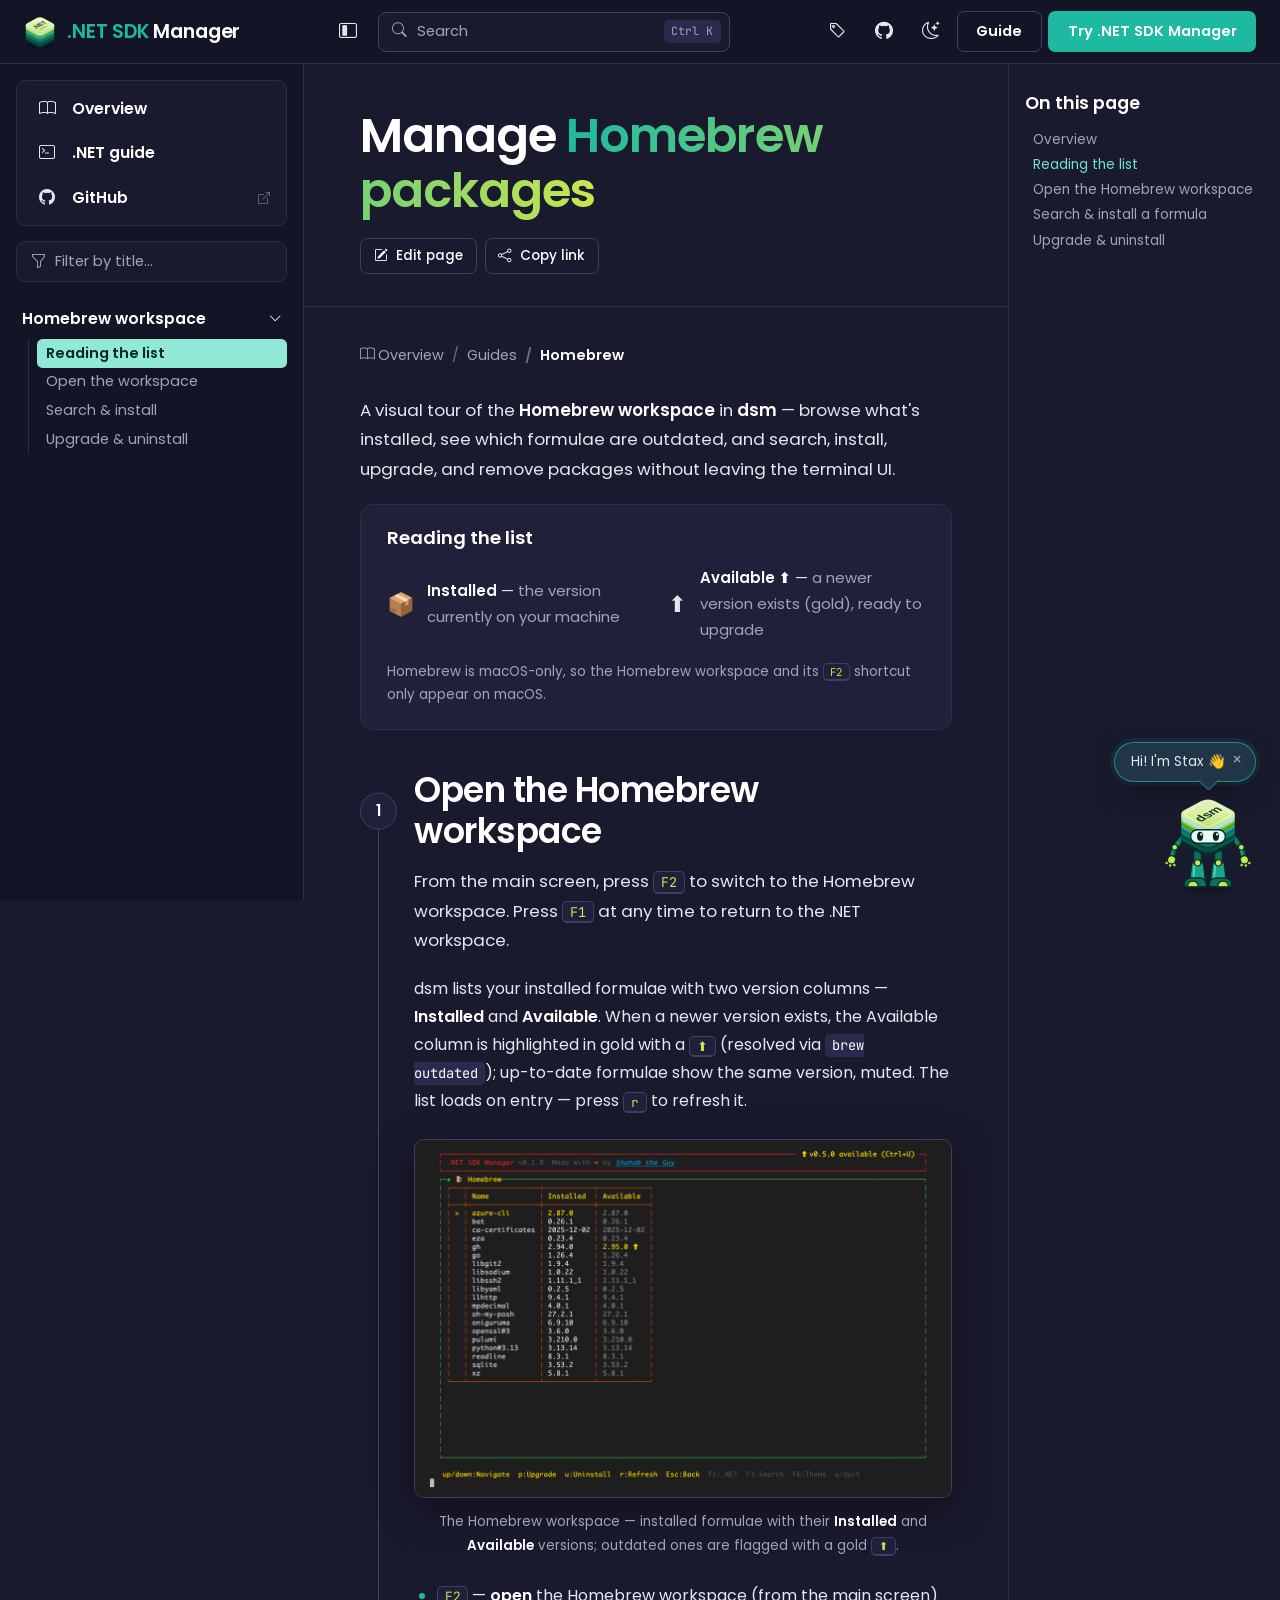
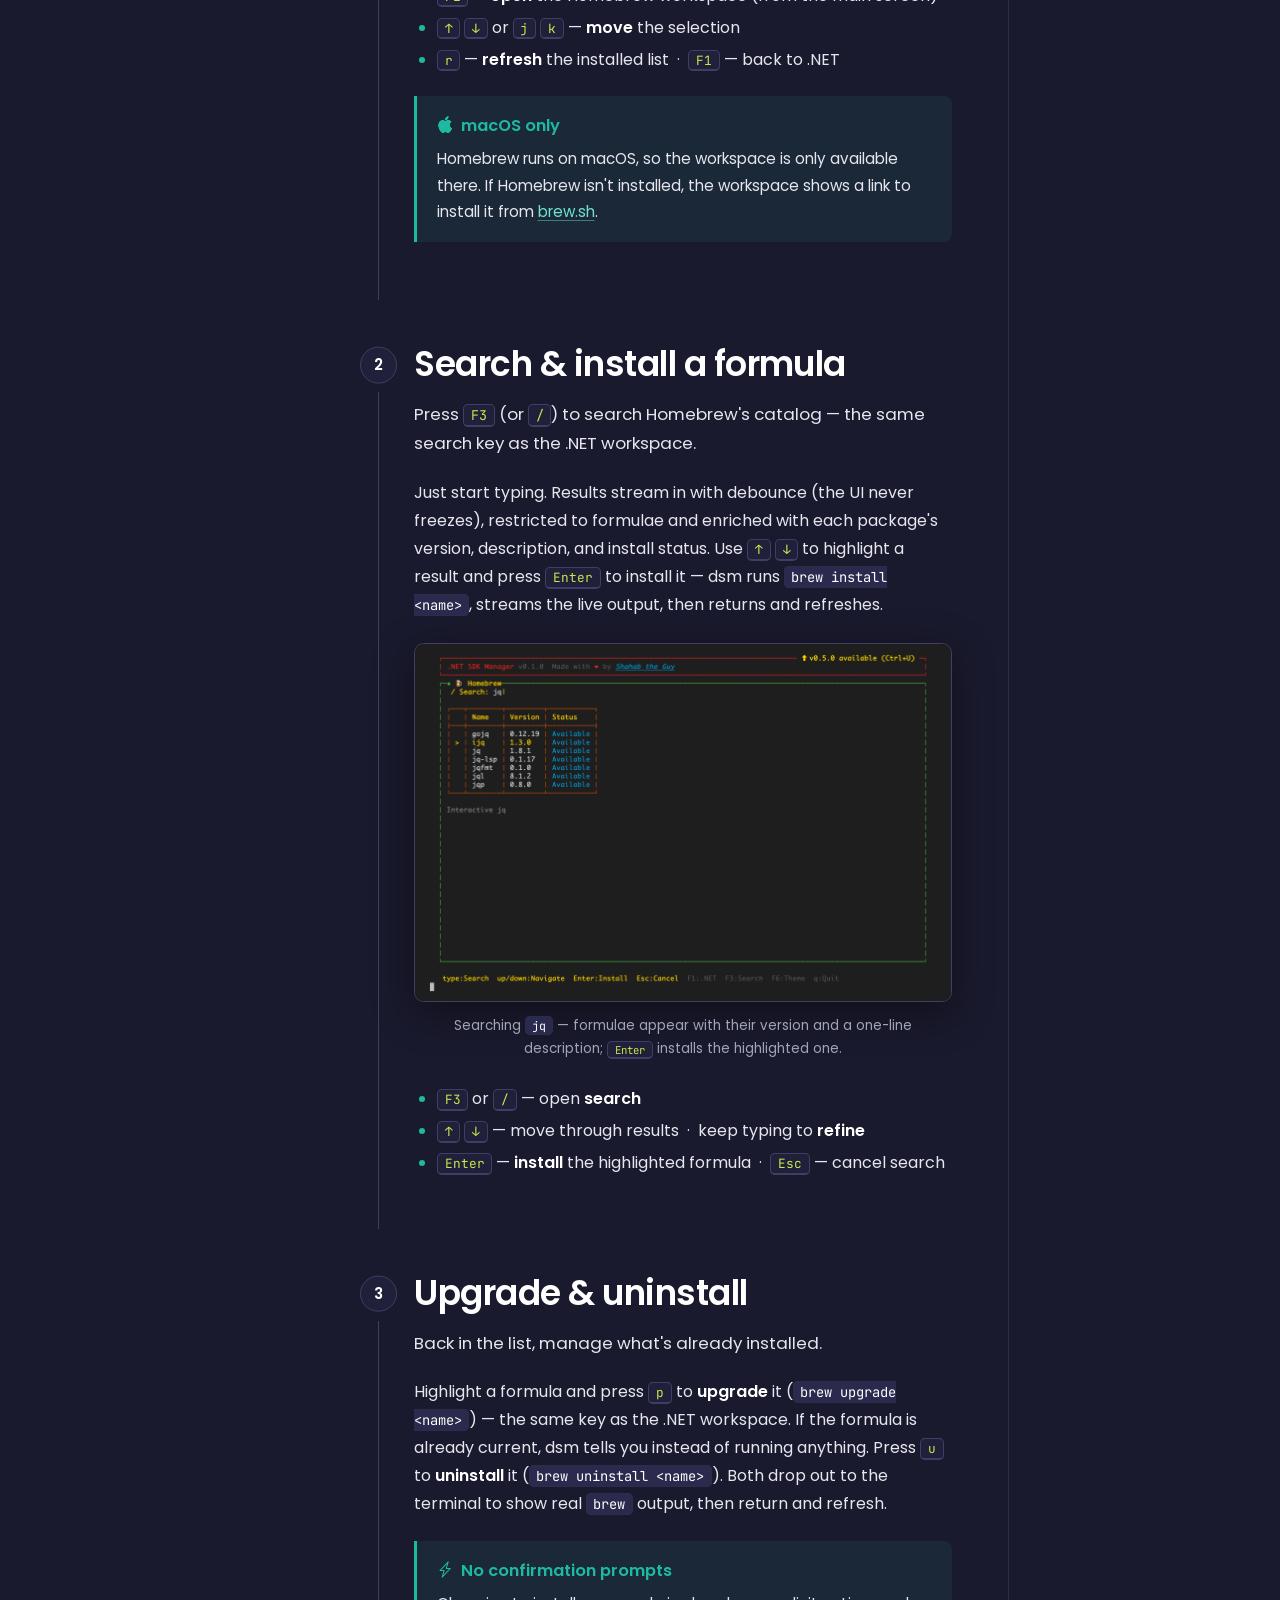
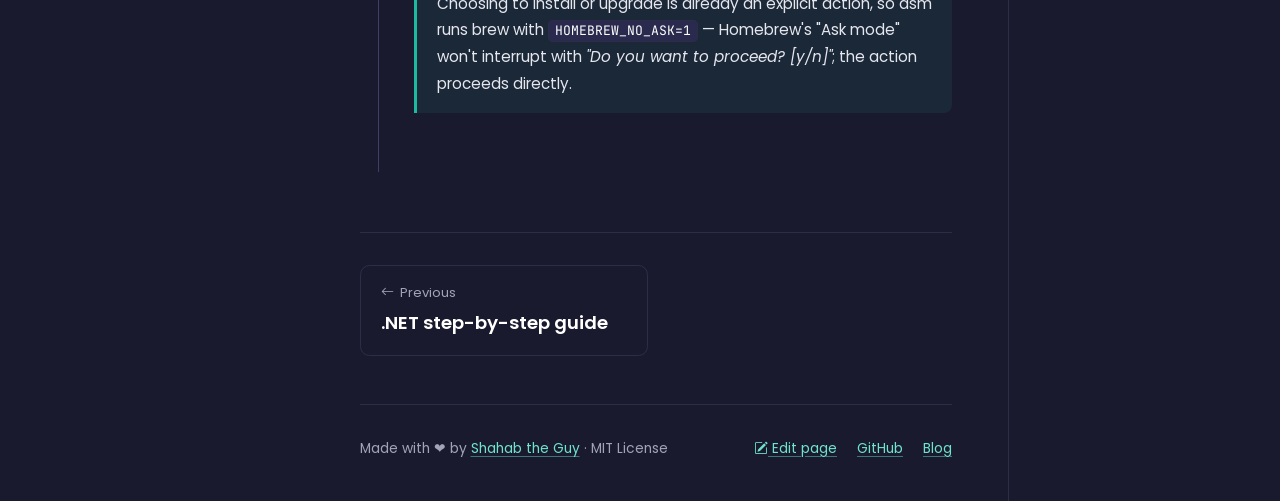
<file: docs/guide-brew.html>
<!DOCTYPE html>
<html lang="en">
<head>
  <meta charset="UTF-8">
  <meta name="viewport" content="width=device-width, initial-scale=1.0">
  <title>Homebrew Guide — .NET SDK Manager</title>
  <meta name="description" content="A visual, step-by-step walkthrough of the Homebrew workspace in dsm: browsing installed formulae with installed and available versions, searching the catalog, installing, upgrading, and uninstalling packages on macOS.">
  <script>try{var t=localStorage.getItem('theme');if(t)document.documentElement.setAttribute('data-theme',t);if(localStorage.getItem('sidebar-collapsed')==='1')document.documentElement.setAttribute('data-sidebar-collapsed','')}catch(e){}</script>
  <link rel="icon" type="image/svg+xml" href="images/mascot.svg">
  <link rel="preconnect" href="https://fonts.googleapis.com">
  <link rel="preconnect" href="https://fonts.gstatic.com" crossorigin>
  <link rel="stylesheet" href="https://fonts.googleapis.com/css2?family=JetBrains+Mono:wght@400;500;600&family=Poppins:wght@400;500;600;700&display=swap">
  <link rel="stylesheet" href="https://cdn.jsdelivr.net/npm/bootstrap-icons@1.11.3/font/bootstrap-icons.min.css">
  <link rel="stylesheet" href="assets/site.css">
</head>
<body data-page="guide-brew">

<header class="sl-header">
  <div style="display:flex;align-items:center">
    <button class="icon-btn menu-btn" type="button" aria-label="Open navigation" aria-expanded="false"><i class="bi bi-list"></i></button>
    <a href="index.html" class="brand"><img src="images/mascot.svg" alt=""><span class="brand-text"><b>.NET SDK</b> Manager</span></a>
  </div>
  <div class="header-search">
    <button class="icon-btn sidebar-toggle" type="button" title="Toggle sidebar" aria-label="Toggle sidebar"><i class="bi bi-layout-sidebar-inset"></i></button>
    <button class="search-btn" type="button"><i class="bi bi-search"></i><span>Search</span><kbd>⌘ K</kbd></button>
  </div>
  <div class="header-actions">
    <a class="icon-btn" href="https://github.com/shahabganji/dotnet-sdk-tui/releases" target="_blank" rel="noopener" title="Releases" aria-label="Releases"><i class="bi bi-tag"></i></a>
    <a class="icon-btn" href="https://github.com/shahabganji/dotnet-sdk-tui" target="_blank" rel="noopener" title="GitHub" aria-label="GitHub"><i class="bi bi-github"></i></a>
    <button class="icon-btn theme-btn" type="button" title="Toggle dark / light theme" aria-label="Toggle theme"><i class="bi bi-moon-stars"></i><i class="bi bi-sun"></i></button>
    <a class="btn btn-outline" href="guide.html">Guide</a>
    <a class="btn btn-primary" href="docs.html#install"><span class="lbl-long">Try .NET SDK Manager</span><span class="lbl-short">Try dsm</span></a>
  </div>
</header>
<div class="sidebar-backdrop"></div>
<aside class="sl-sidebar" id="sidebar" aria-label="Site navigation"></aside>

<main class="sl-main" id="_top">
  <div class="sl-banner" hidden>
    <span>✨ <strong class="banner-version">dsm</strong> is available!</span>
    <a class="banner-link" href="https://github.com/shahabganji/dotnet-sdk-tui/releases/latest" target="_blank" rel="noopener">See what's new</a>
    <button class="banner-close" type="button" aria-label="Dismiss"><i class="bi bi-x"></i></button>
  </div>
  <details class="mobile-toc" hidden>
    <summary><span class="mt-toggle">On this page <i class="bi bi-chevron-right"></i></span><span class="mt-current">Overview</span></summary>
    <ul class="toc-list"></ul>
  </details>

  <div class="sl-page">
    <div class="sl-content-col">
      <header class="page-header">
        <h1>Manage <span class="accent">Homebrew packages</span></h1>
        <div class="page-actions">
          <a class="btn btn-outline" href="https://github.com/shahabganji/dotnet-sdk-tui/edit/main/docs/guide-brew.html" target="_blank" rel="noopener"><i class="bi bi-pencil-square"></i> Edit page</a>
          <button class="btn btn-outline" type="button" data-copy-link><i class="bi bi-share"></i> Copy link</button>
        </div>
      </header>

      <div class="sl-content">
        <ol class="breadcrumbs">
          <li><a href="docs.html"><i class="bi bi-book"></i> Overview</a></li>
          <li><a href="docs.html#paths">Guides</a></li>
          <li>Homebrew</li>
        </ol>
        <p class="lead">A visual tour of the <strong>Homebrew workspace</strong> in <strong>dsm</strong> — browse what's installed, see which formulae are outdated, and search, install, upgrade, and remove packages without leaving the terminal UI.</p>

        <!-- Legend -->
        <div class="legend">
          <h2 id="legend">Reading the list</h2>
          <div class="legend-grid">
            <div class="legend-item"><span class="emoji">📦</span><span><span class="label">Installed</span> &mdash; <span class="desc">the version currently on your machine</span></span></div>
            <div class="legend-item"><span class="emoji">⬆</span><span><span class="label">Available ⬆</span> &mdash; <span class="desc">a newer version exists (gold), ready to upgrade</span></span></div>
          </div>
          <p class="note">Homebrew is macOS-only, so the Homebrew workspace and its <kbd>F2</kbd> shortcut only appear on macOS.</p>
        </div>

        <!-- Step 1 -->
        <section class="step" id="open">
          <div class="step-header"><span class="step-num">1</span><h2>Open the Homebrew workspace</h2></div>
          <p class="lead">From the main screen, press <kbd>F2</kbd> to switch to the Homebrew workspace. Press <kbd>F1</kbd> at any time to return to the .NET workspace.</p>
          <p>dsm lists your installed formulae with two version columns — <strong>Installed</strong> and <strong>Available</strong>. When a newer version exists, the Available column is highlighted in gold with a <kbd>⬆</kbd> (resolved via <code>brew outdated</code>); up-to-date formulae show the same version, muted. The list loads on entry — press <kbd>r</kbd> to refresh it.</p>
          <figure>
            <img src="images/13-brew-list.png" alt="Homebrew workspace listing installed formulae with installed and available versions">
            <figcaption>The Homebrew workspace — installed formulae with their <strong>Installed</strong> and <strong>Available</strong> versions; outdated ones are flagged with a gold <kbd>⬆</kbd>.</figcaption>
          </figure>
          <ul>
            <li><kbd>F2</kbd> &mdash; <strong>open</strong> the Homebrew workspace (from the main screen)</li>
            <li><kbd>↑</kbd> <kbd>↓</kbd> or <kbd>j</kbd> <kbd>k</kbd> &mdash; <strong>move</strong> the selection</li>
            <li><kbd>r</kbd> &mdash; <strong>refresh</strong> the installed list &nbsp;&middot;&nbsp; <kbd>F1</kbd> &mdash; back to .NET</li>
          </ul>
          <div class="callout">
            <div class="ctitle"><i class="bi bi-apple"></i> macOS only</div>
            <p>Homebrew runs on macOS, so the workspace is only available there. If Homebrew isn't installed, the workspace shows a link to install it from <a href="https://brew.sh">brew.sh</a>.</p>
          </div>
        </section>

        <!-- Step 2 -->
        <section class="step" id="search">
          <div class="step-header"><span class="step-num">2</span><h2>Search &amp; install a formula</h2></div>
          <p class="lead">Press <kbd>F3</kbd> (or <kbd>/</kbd>) to search Homebrew's catalog — the same search key as the .NET workspace.</p>
          <p>Just start typing. Results stream in with debounce (the UI never freezes), restricted to formulae and enriched with each package's version, description, and install status. Use <kbd>↑</kbd> <kbd>↓</kbd> to highlight a result and press <kbd>Enter</kbd> to install it — dsm runs <code>brew install &lt;name&gt;</code>, streams the live output, then returns and refreshes.</p>
          <figure>
            <img src="images/14-brew-search.png" alt="Searching the Homebrew catalog for jq with live results">
            <figcaption>Searching <code>jq</code> — formulae appear with their version and a one-line description; <kbd>Enter</kbd> installs the highlighted one.</figcaption>
          </figure>
          <ul>
            <li><kbd>F3</kbd> or <kbd>/</kbd> &mdash; open <strong>search</strong></li>
            <li><kbd>↑</kbd> <kbd>↓</kbd> &mdash; move through results &nbsp;&middot;&nbsp; keep typing to <strong>refine</strong></li>
            <li><kbd>Enter</kbd> &mdash; <strong>install</strong> the highlighted formula &nbsp;&middot;&nbsp; <kbd>Esc</kbd> &mdash; cancel search</li>
          </ul>
        </section>

        <!-- Step 3 -->
        <section class="step" id="manage">
          <div class="step-header"><span class="step-num">3</span><h2>Upgrade &amp; uninstall</h2></div>
          <p class="lead">Back in the list, manage what's already installed.</p>
          <p>Highlight a formula and press <kbd>p</kbd> to <strong>upgrade</strong> it (<code>brew upgrade &lt;name&gt;</code>) — the same key as the .NET workspace. If the formula is already current, dsm tells you instead of running anything. Press <kbd>u</kbd> to <strong>uninstall</strong> it (<code>brew uninstall &lt;name&gt;</code>). Both drop out to the terminal to show real <code>brew</code> output, then return and refresh.</p>
          <div class="callout">
            <div class="ctitle"><i class="bi bi-lightning-charge"></i> No confirmation prompts</div>
            <p>Choosing to install or upgrade is already an explicit action, so dsm runs brew with <code>HOMEBREW_NO_ASK=1</code> — Homebrew's "Ask mode" won't interrupt with <em>"Do you want to proceed? [y/n]"</em>; the action proceeds directly.</p>
          </div>
        </section>



        <nav class="pager" aria-label="Pagination">
          <a class="prev" href="guide.html"><span class="pager-label"><i class="bi bi-arrow-left"></i> Previous</span>.NET step-by-step guide</a>
        </nav>

        <footer class="sl-footer">
          <span>Made with ❤ by <a href="https://shahab-the-guy.dev">Shahab the Guy</a> · MIT License</span>
          <span class="footer-links">
            <a href="https://github.com/shahabganji/dotnet-sdk-tui/edit/main/docs/guide-brew.html" target="_blank" rel="noopener"><i class="bi bi-pencil-square"></i> Edit page</a>
            <a href="https://github.com/shahabganji/dotnet-sdk-tui">GitHub</a>
            <a href="https://shahab-the-guy.dev">Blog</a>
          </span>
        </footer>
      </div>
    </div>

    <aside class="sl-toc" aria-label="On this page">
      <div class="sl-toc-inner">
        <h2>On this page</h2>
        <ul class="toc-list"></ul>
      </div>
    </aside>
  </div>
</main>

<div class="search-dialog" id="search-dialog" role="dialog" aria-modal="true" aria-label="Search docs" hidden>
  <div class="search-panel">
    <label class="search-input-row"><i class="bi bi-search"></i><input type="search" placeholder="Search docs…" aria-label="Search docs"><kbd>Esc</kbd></label>
    <ul class="search-results"></ul>
    <div class="search-foot"><span><kbd>↑</kbd> <kbd>↓</kbd> navigate</span><span><kbd>↵</kbd> open</span><span><kbd>Esc</kbd> close</span></div>
  </div>
</div>

<script src="assets/site.js"></script>
</body>
</html>
</file>
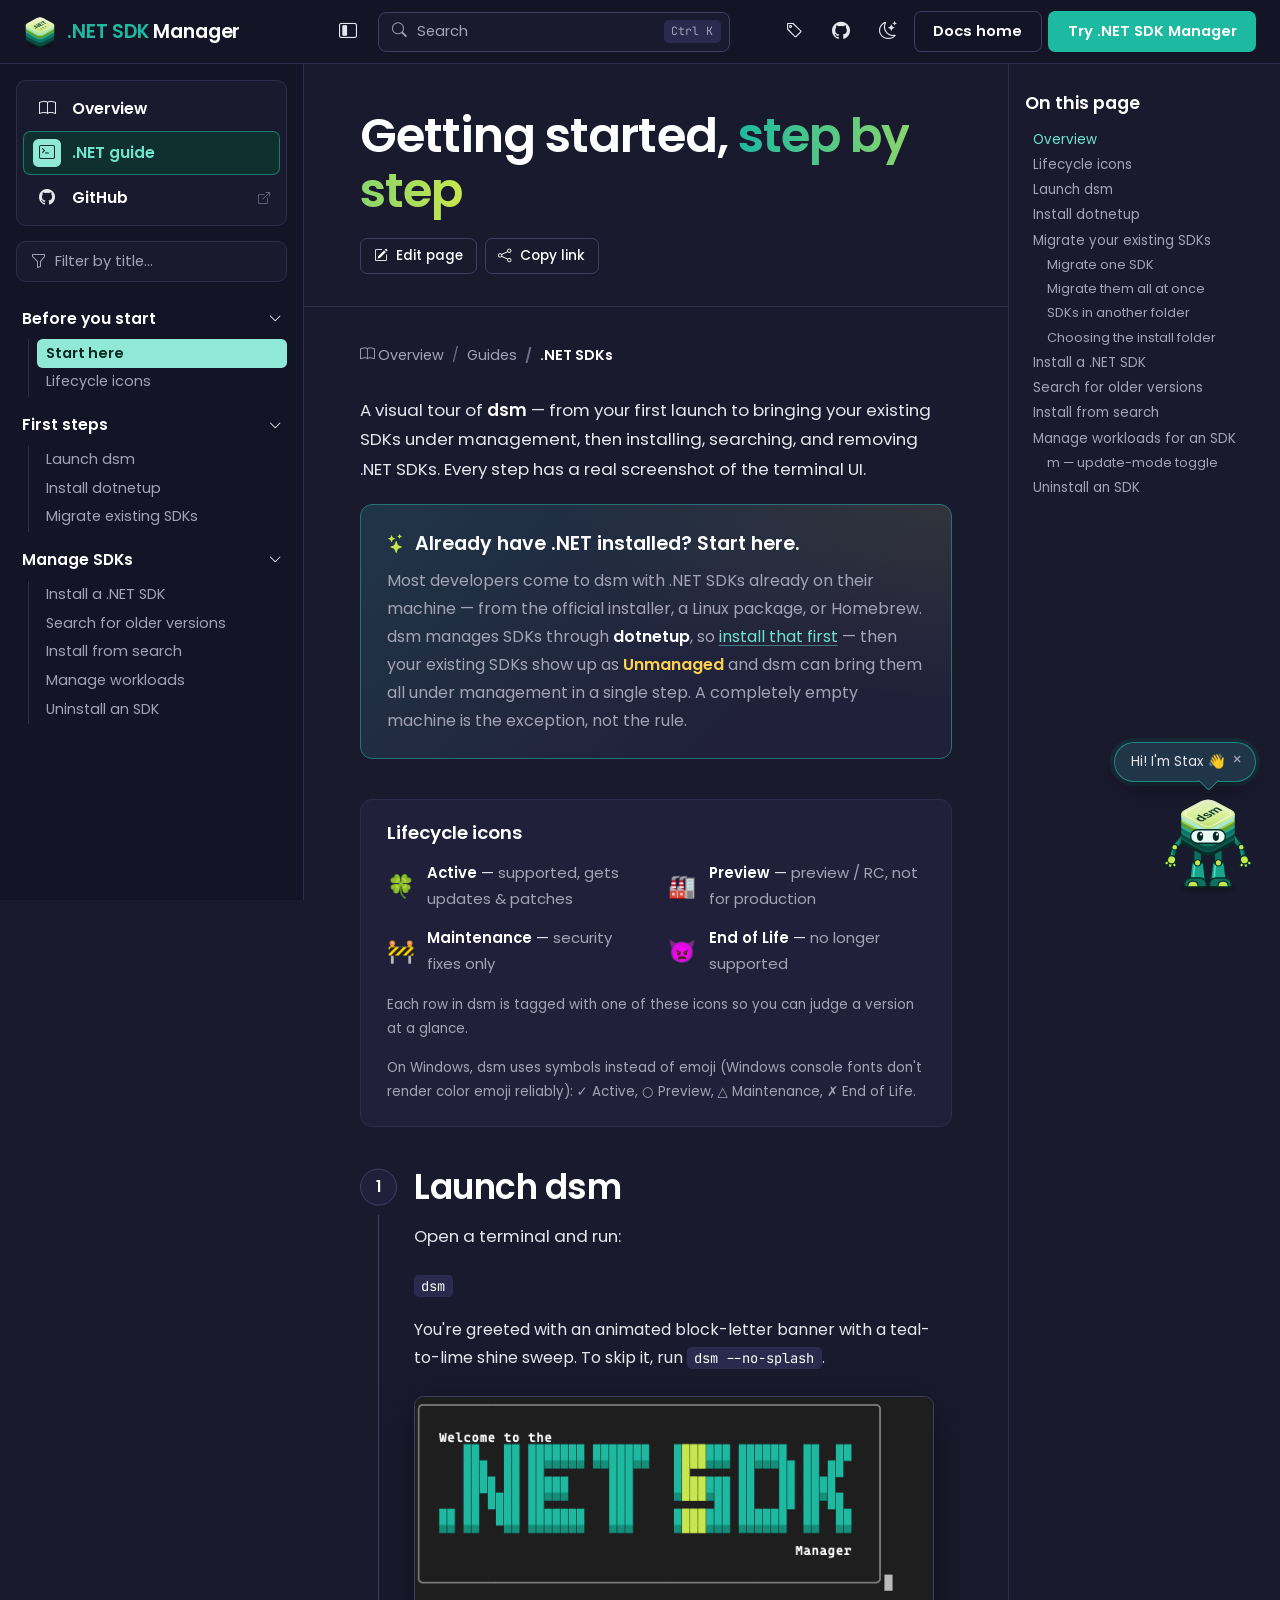
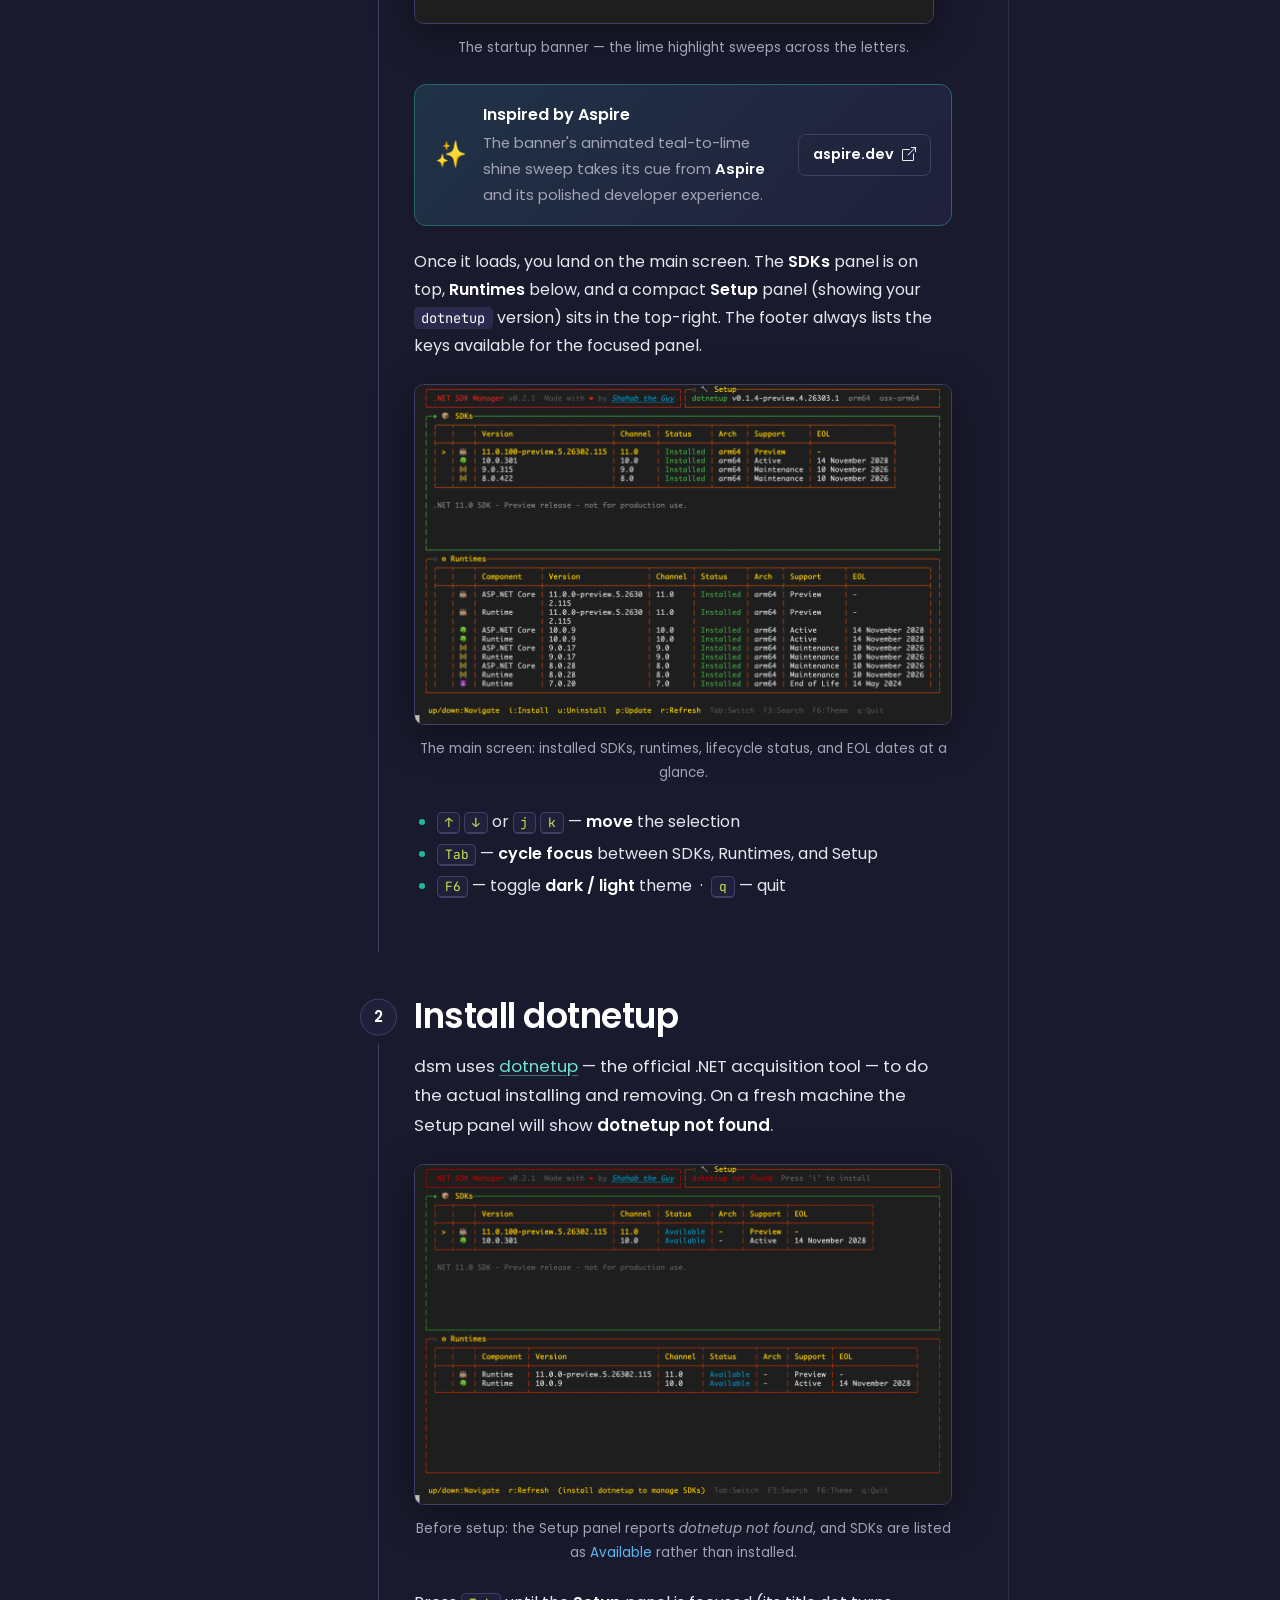
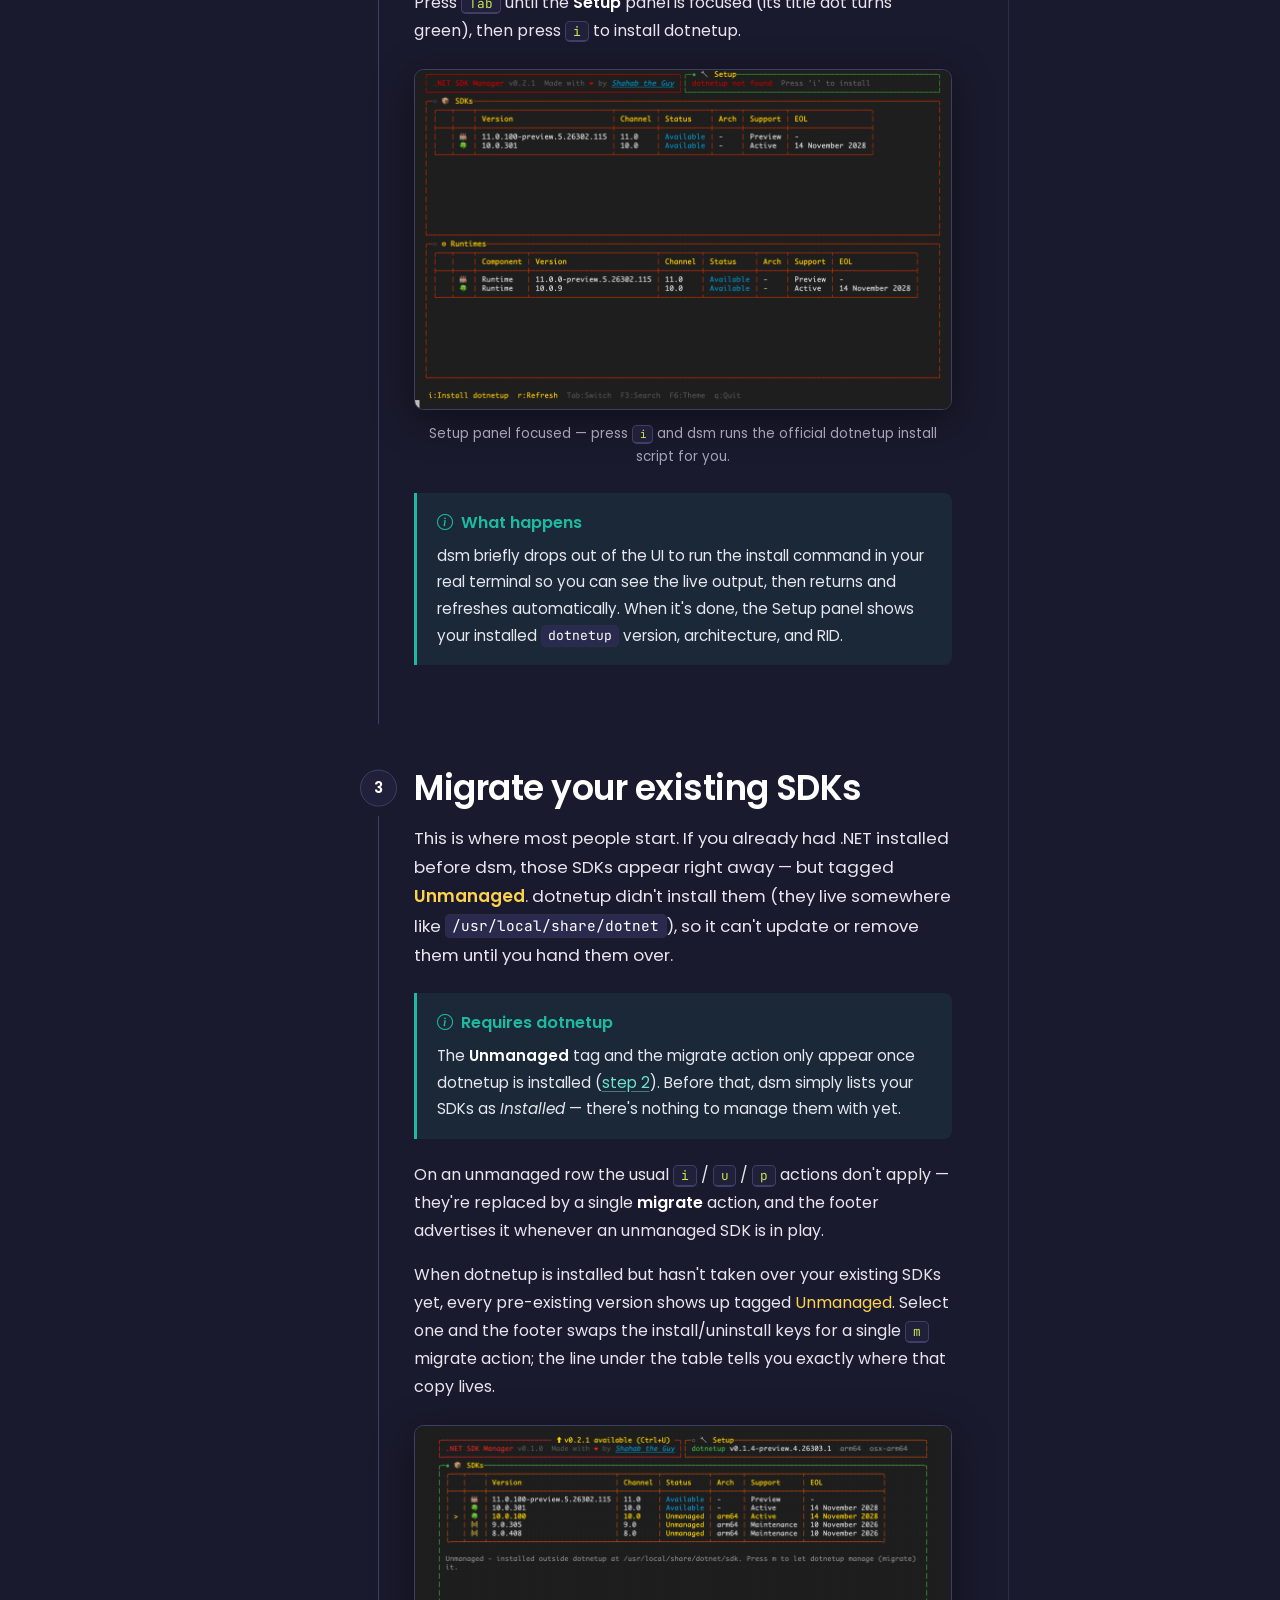
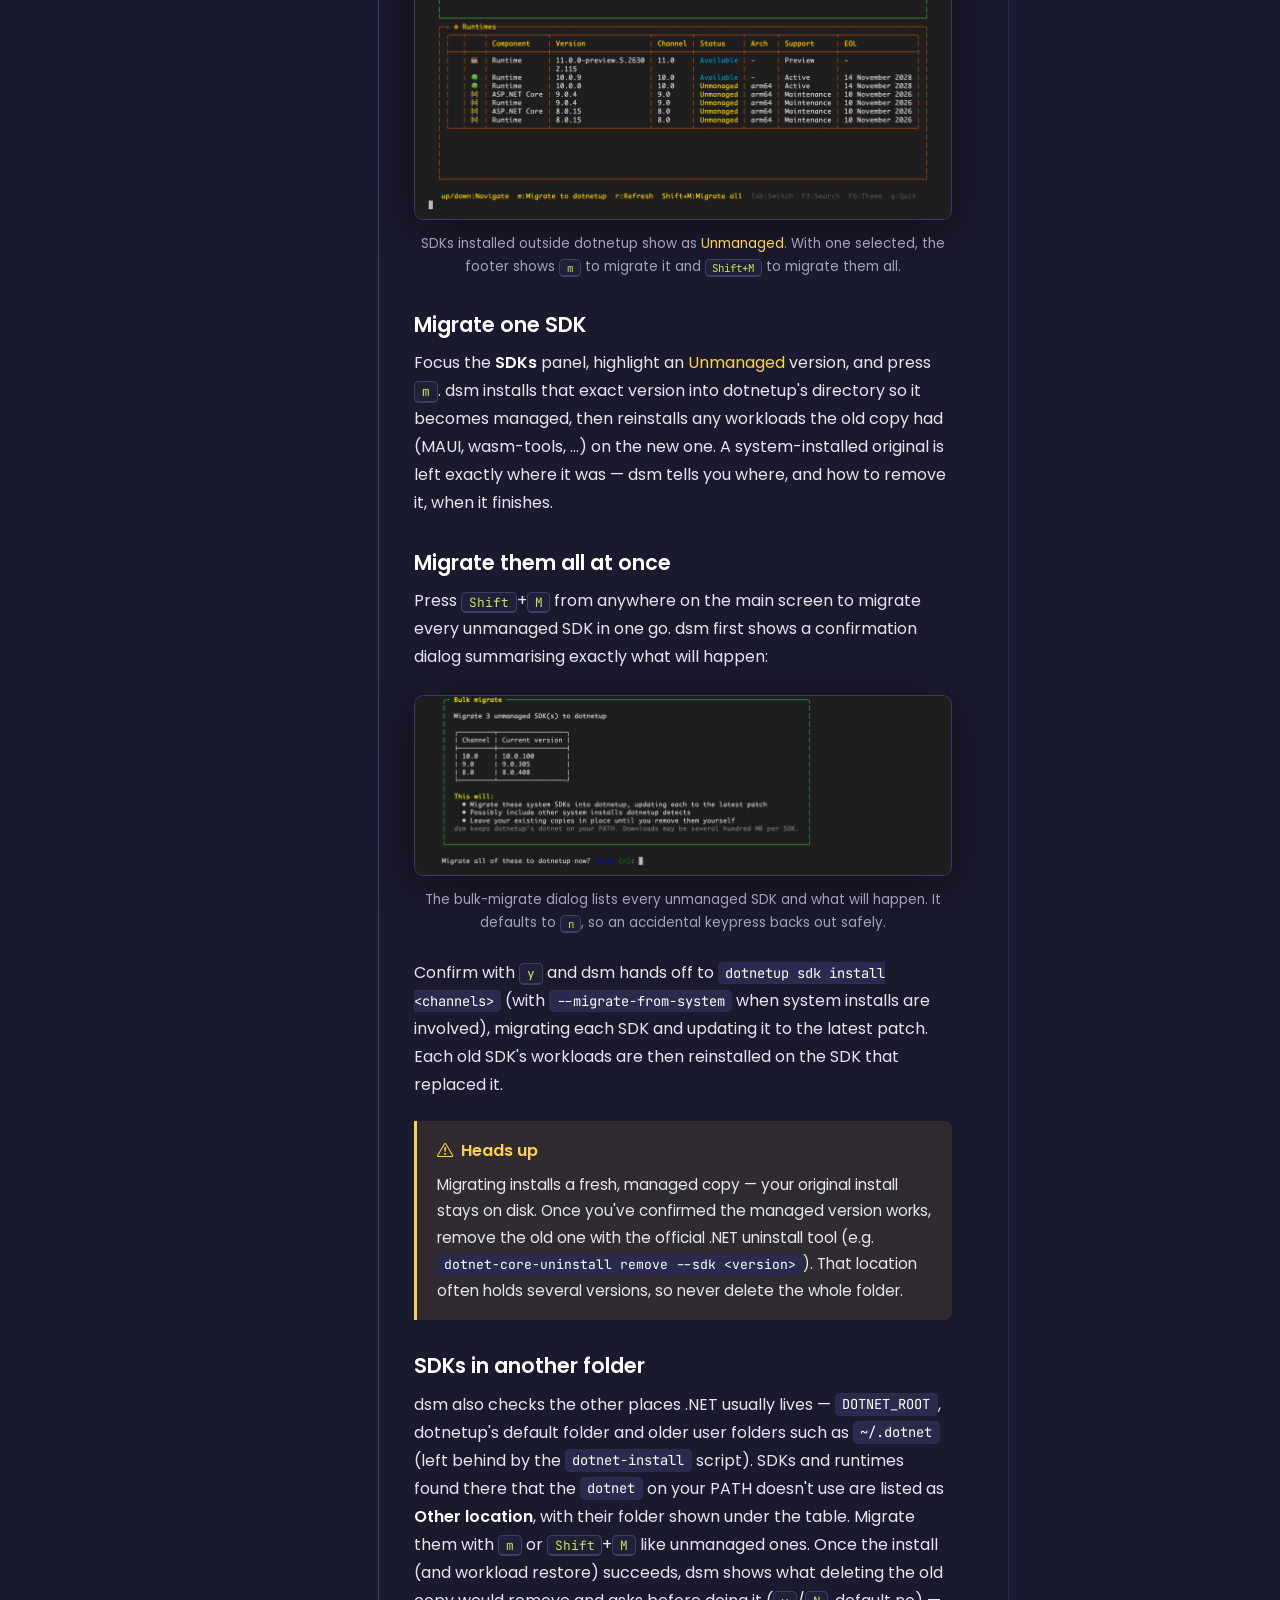
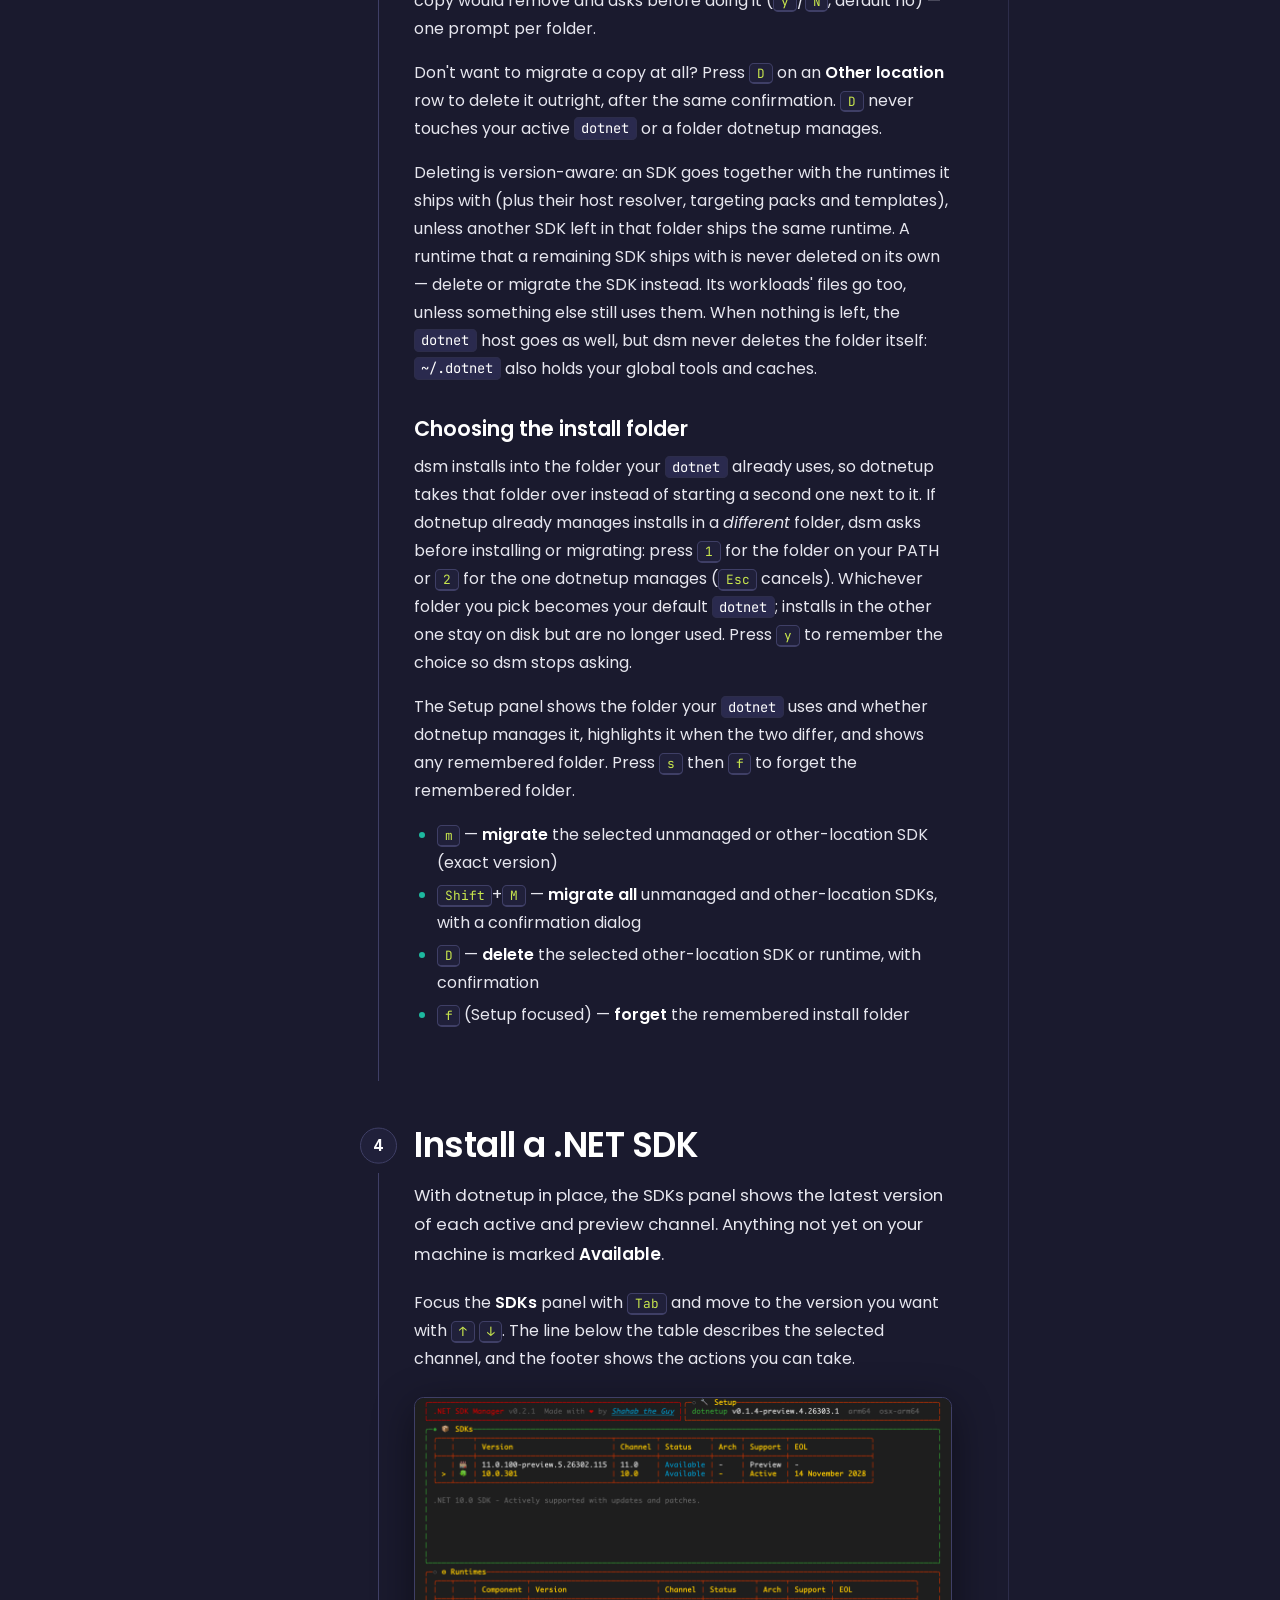
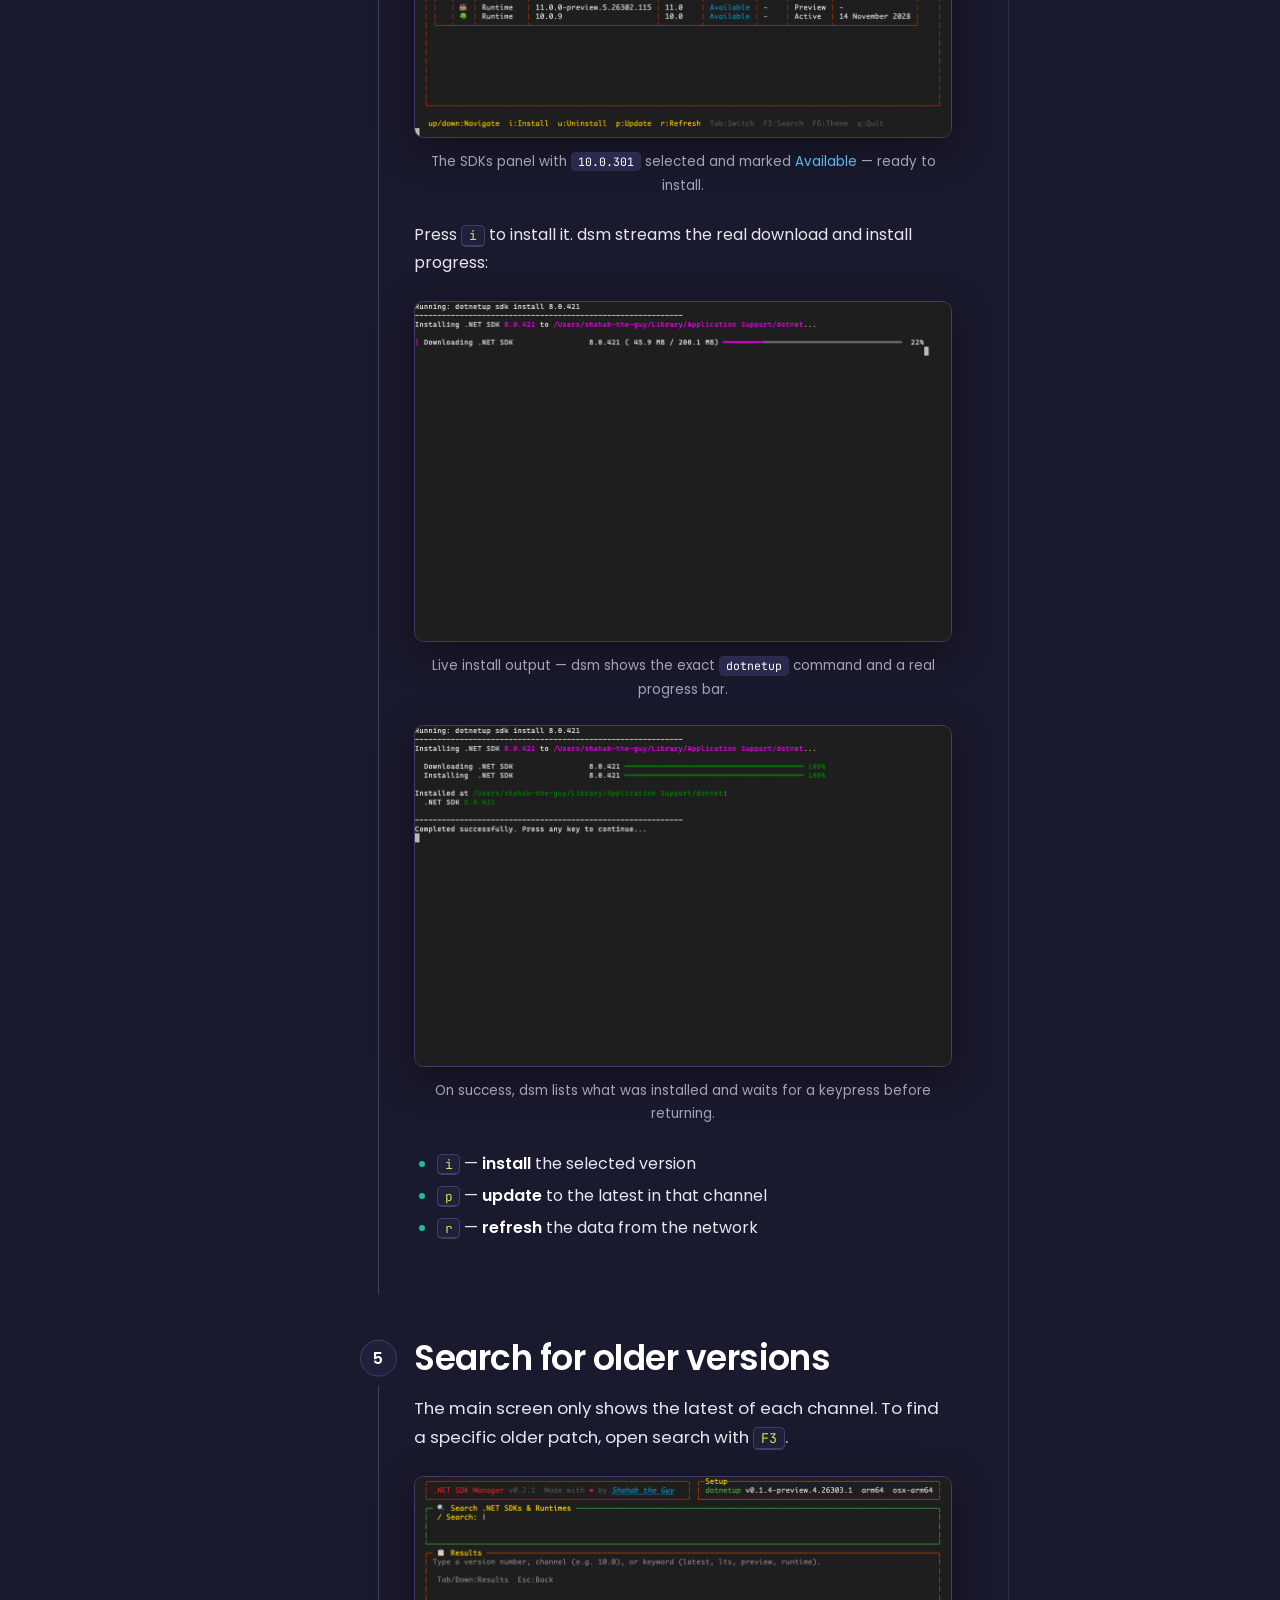
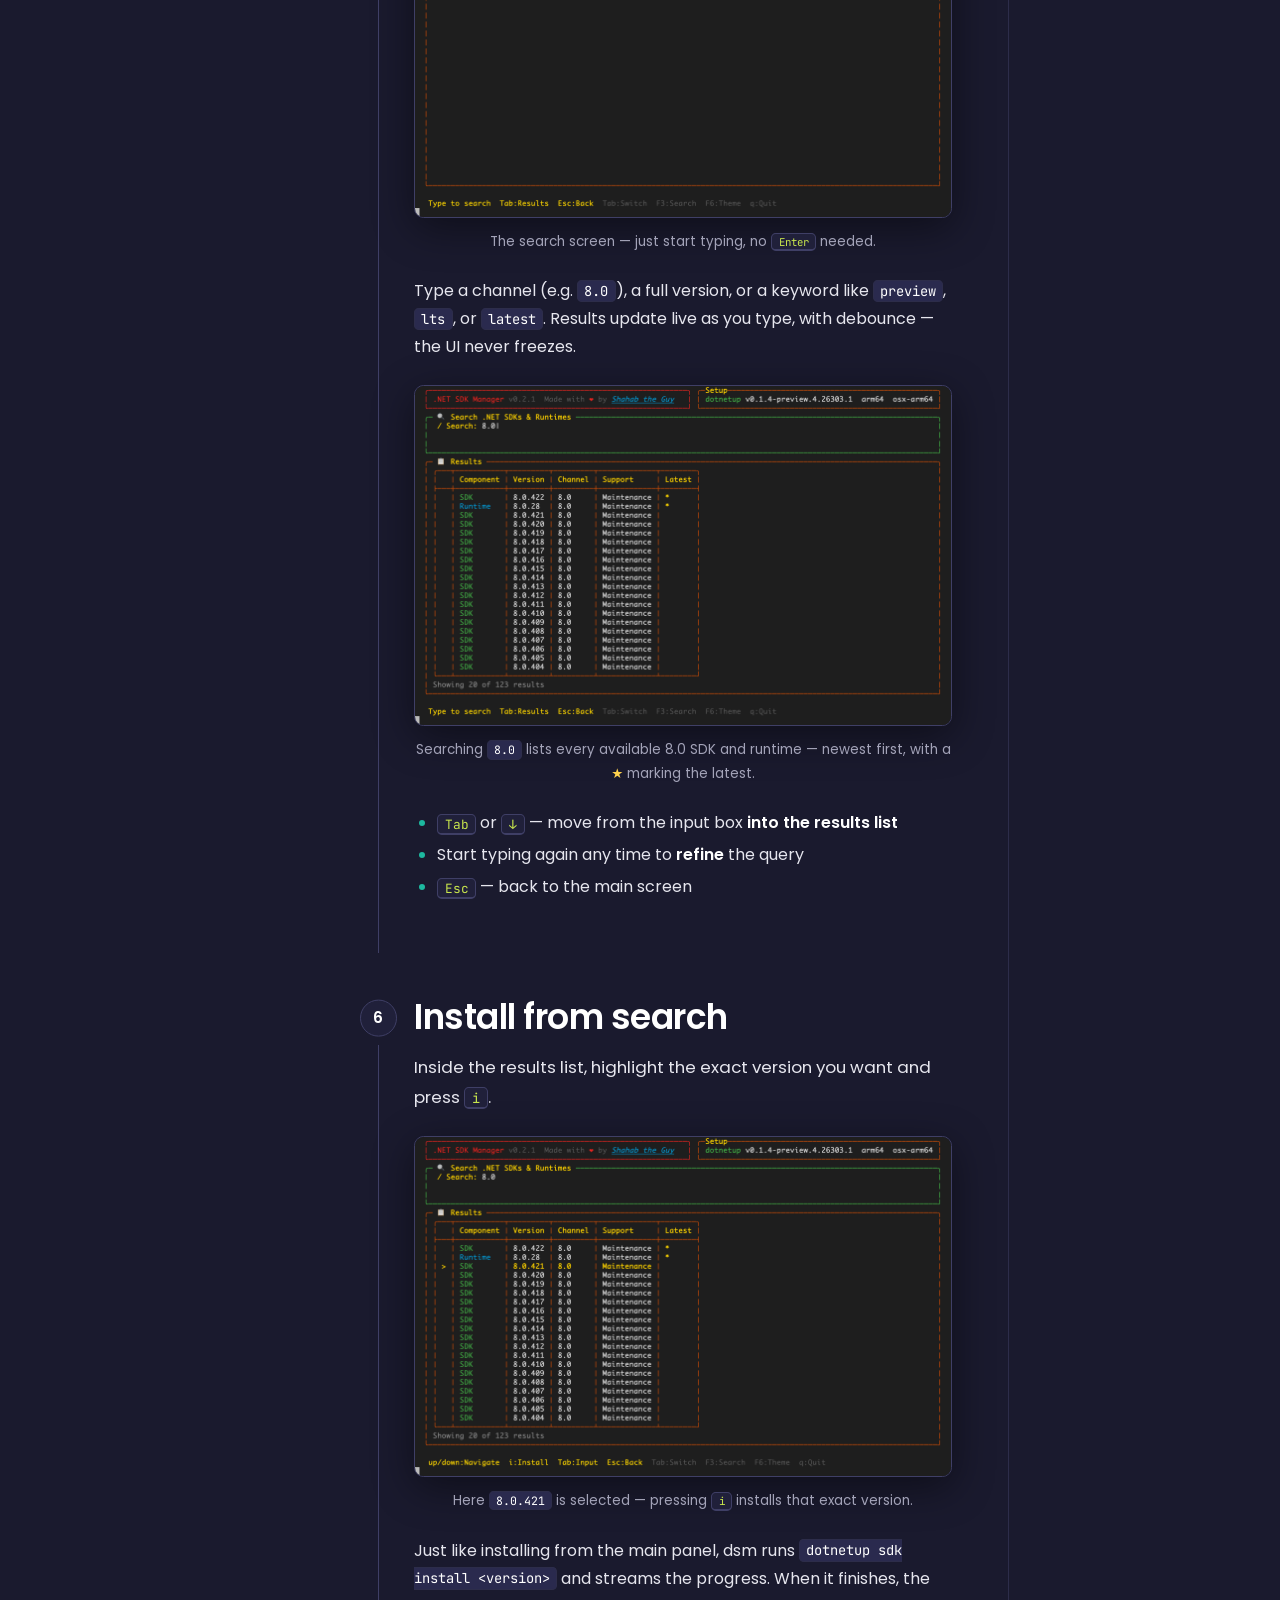
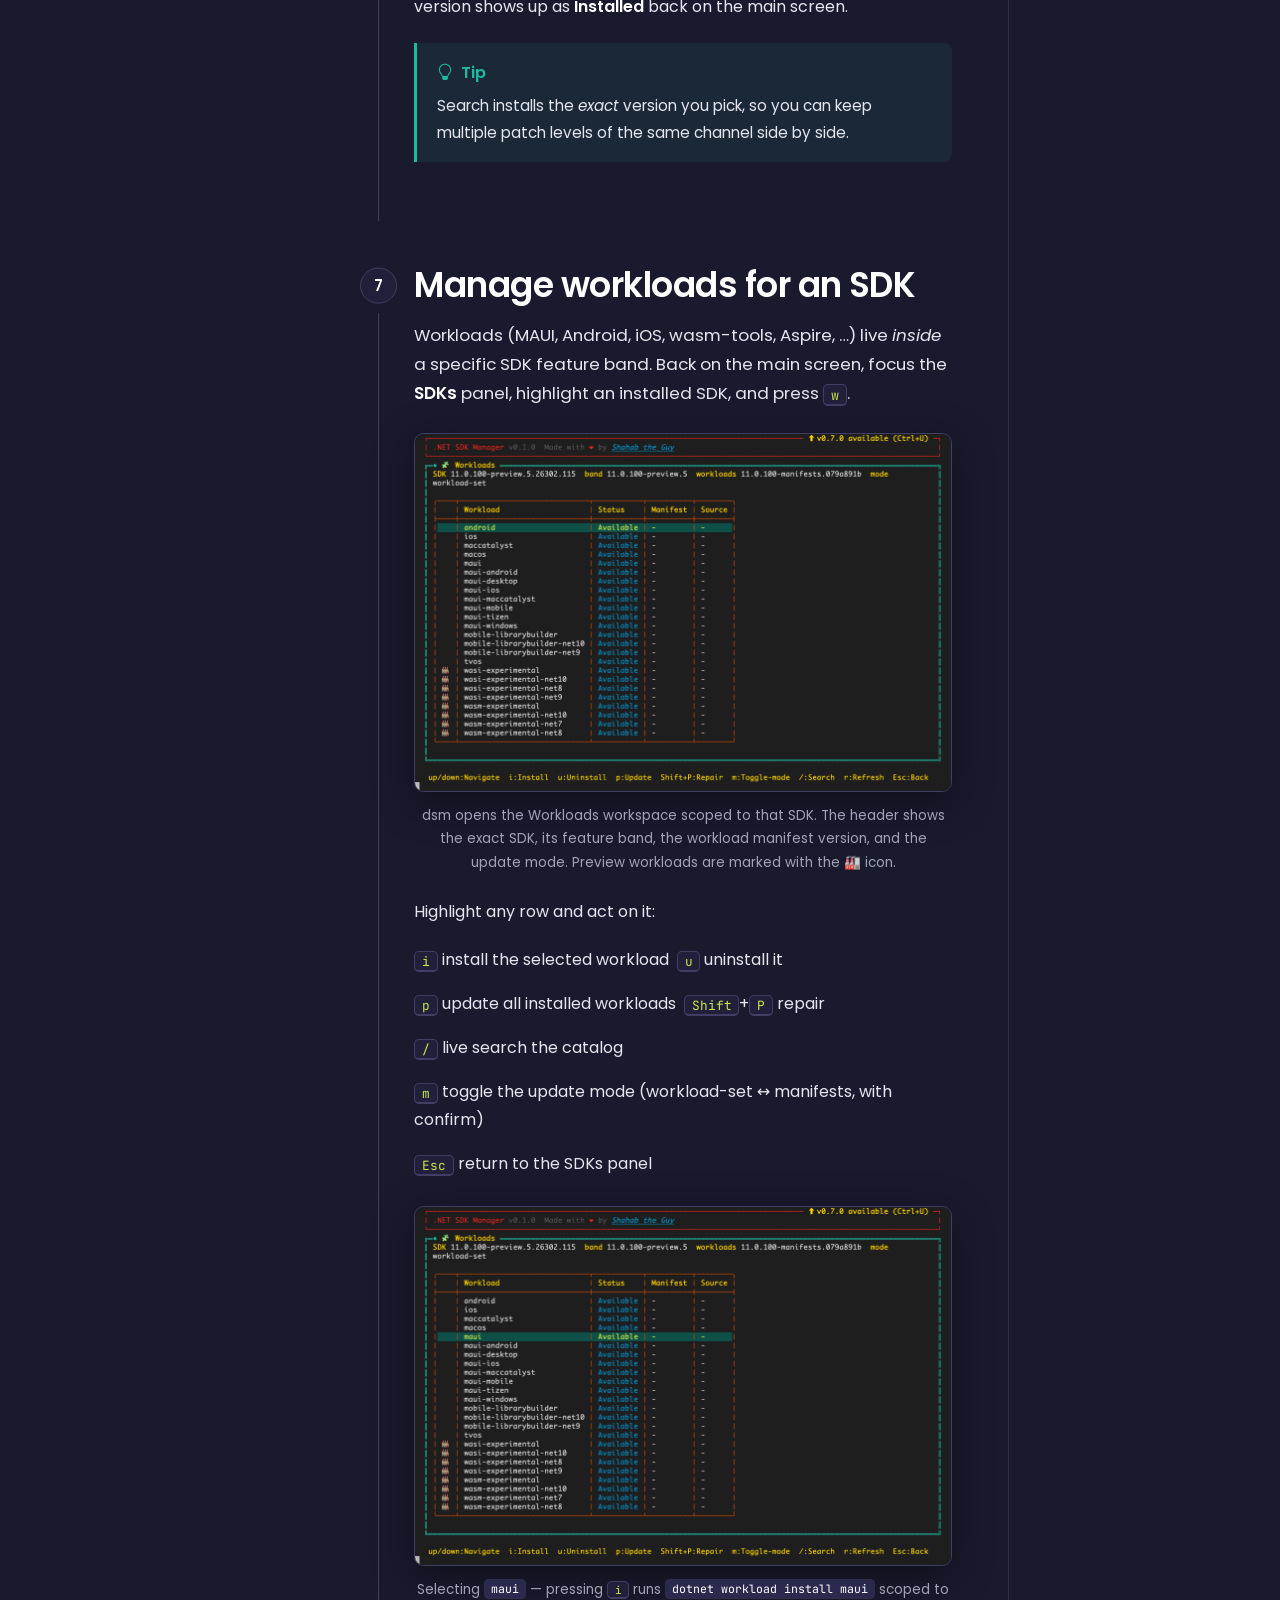
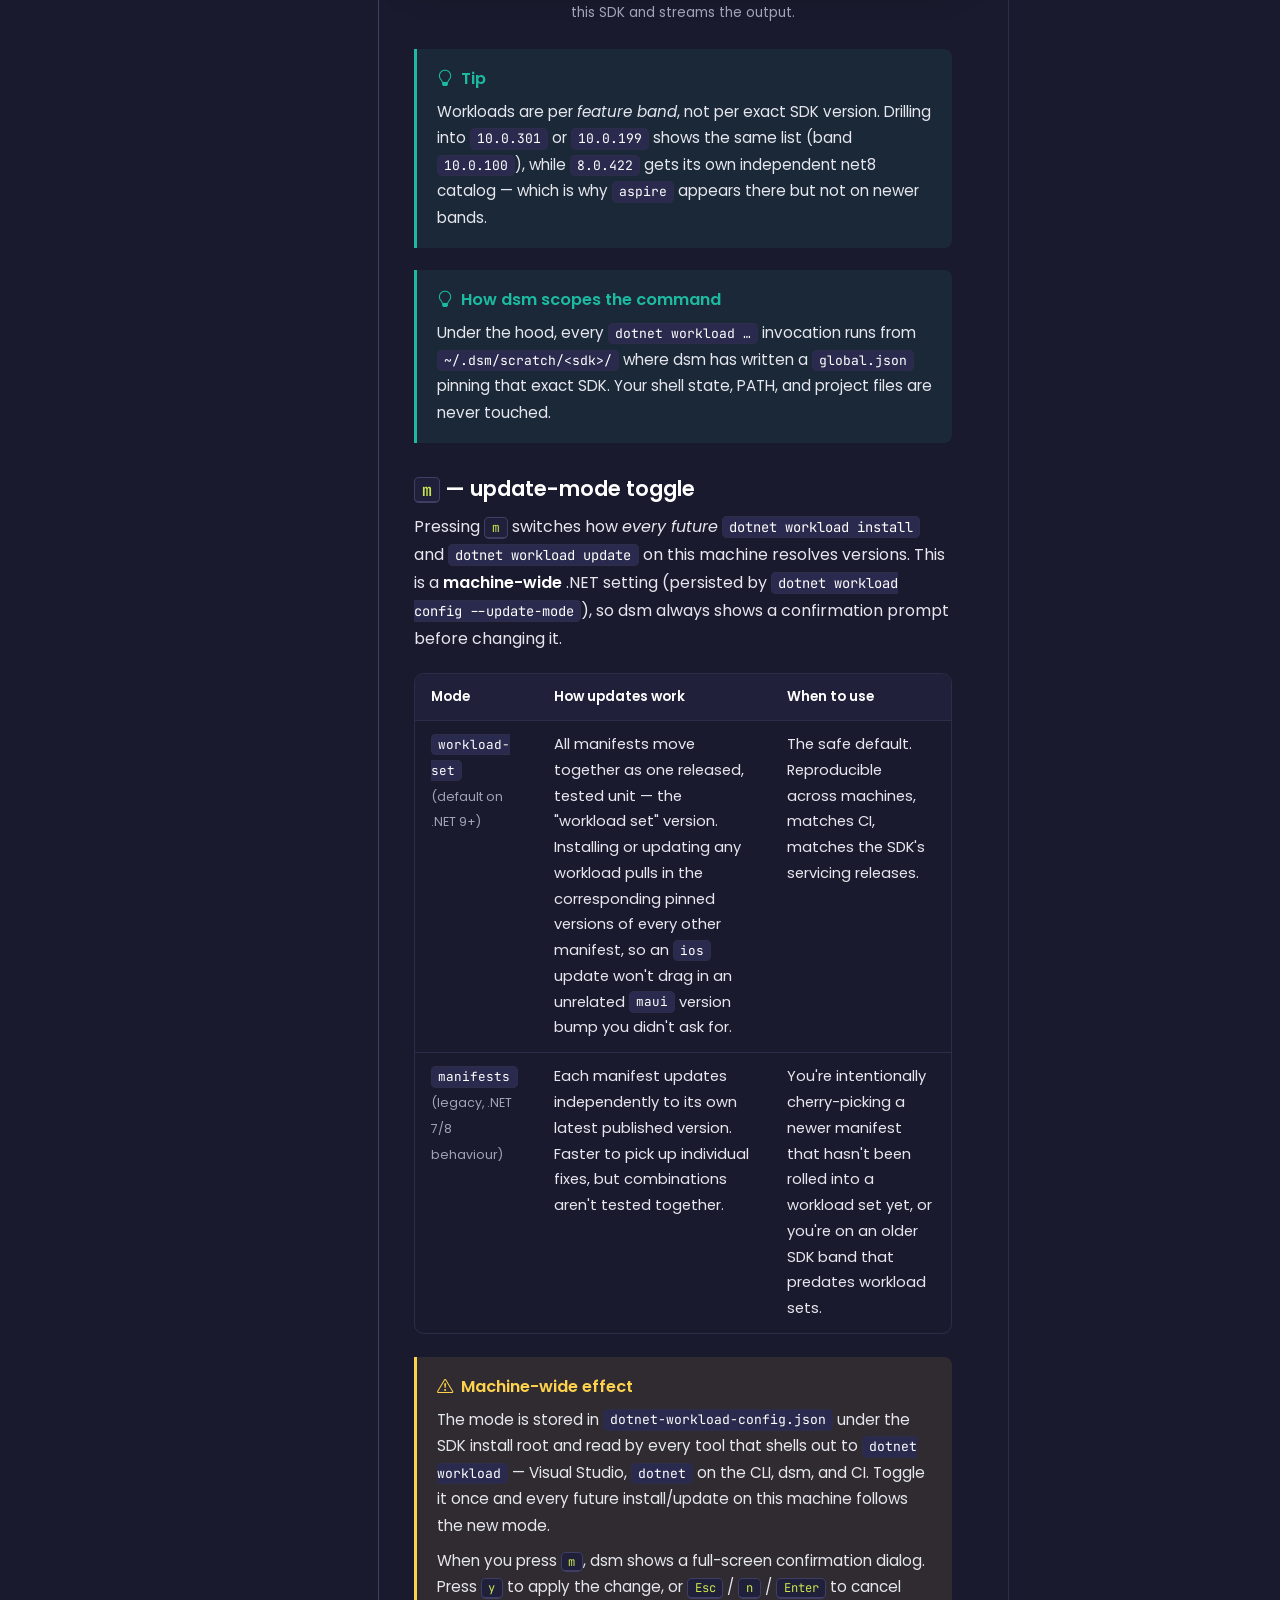
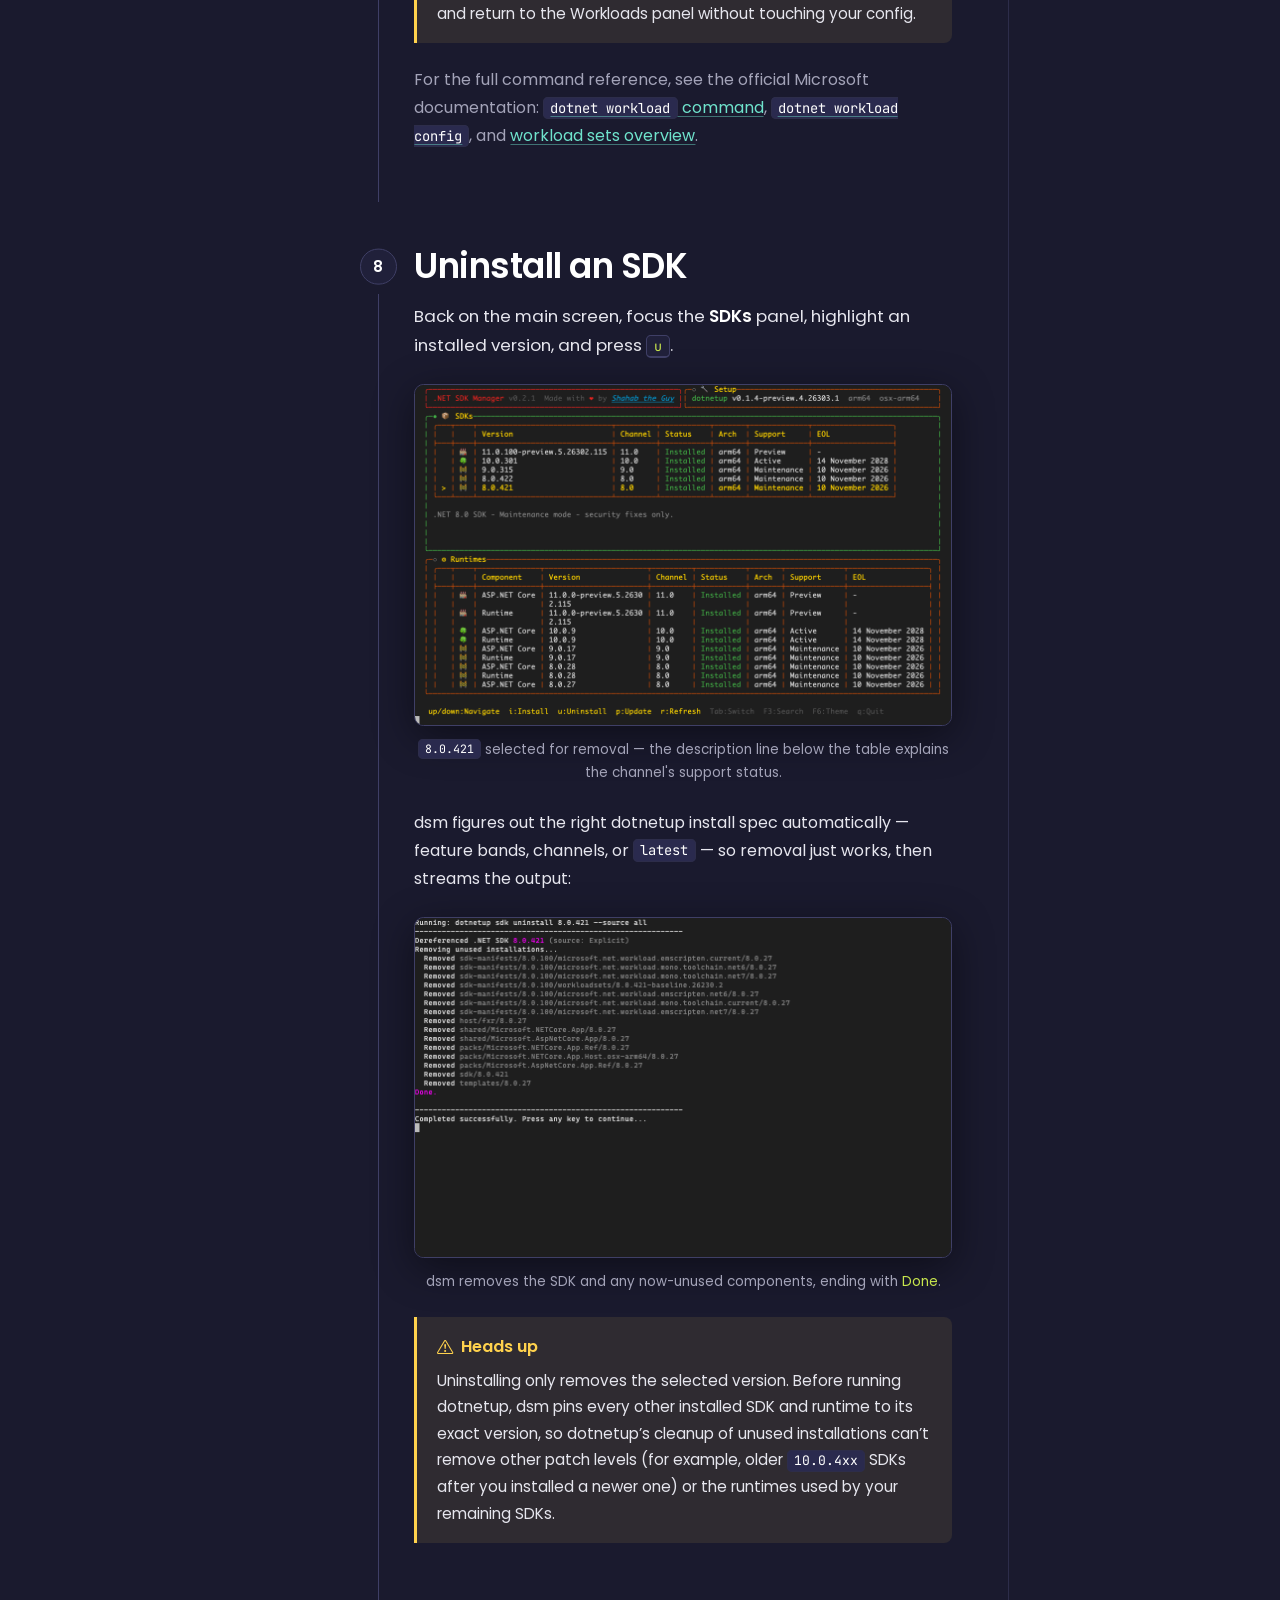
<file: docs/guide.html>
<!DOCTYPE html>
<html lang="en">
<head>
  <meta charset="UTF-8">
  <meta name="viewport" content="width=device-width, initial-scale=1.0">
  <title>Step-by-step Guide — .NET SDK Manager</title>
  <meta name="description" content="A visual, step-by-step walkthrough of .NET SDK Manager: launching dsm, installing dotnetup, installing and searching for .NET SDKs, and uninstalling versions you no longer need.">
  <script>try{var t=localStorage.getItem('theme');if(t)document.documentElement.setAttribute('data-theme',t);if(localStorage.getItem('sidebar-collapsed')==='1')document.documentElement.setAttribute('data-sidebar-collapsed','')}catch(e){}</script>
  <link rel="icon" type="image/svg+xml" href="images/mascot.svg">
  <link rel="preconnect" href="https://fonts.googleapis.com">
  <link rel="preconnect" href="https://fonts.gstatic.com" crossorigin>
  <link rel="stylesheet" href="https://fonts.googleapis.com/css2?family=JetBrains+Mono:wght@400;500;600&family=Poppins:wght@400;500;600;700&display=swap">
  <link rel="stylesheet" href="https://cdn.jsdelivr.net/npm/bootstrap-icons@1.11.3/font/bootstrap-icons.min.css">
  <link rel="stylesheet" href="assets/site.css">
</head>
<body data-page="guide">

<header class="sl-header">
  <div style="display:flex;align-items:center">
    <button class="icon-btn menu-btn" type="button" aria-label="Open navigation" aria-expanded="false"><i class="bi bi-list"></i></button>
    <a href="index.html" class="brand"><img src="images/mascot.svg" alt=""><span class="brand-text"><b>.NET SDK</b> Manager</span></a>
  </div>
  <div class="header-search">
    <button class="icon-btn sidebar-toggle" type="button" title="Toggle sidebar" aria-label="Toggle sidebar"><i class="bi bi-layout-sidebar-inset"></i></button>
    <button class="search-btn" type="button"><i class="bi bi-search"></i><span>Search</span><kbd>⌘ K</kbd></button>
  </div>
  <div class="header-actions">
    <a class="icon-btn" href="https://github.com/shahabganji/dotnet-sdk-tui/releases" target="_blank" rel="noopener" title="Releases" aria-label="Releases"><i class="bi bi-tag"></i></a>
    <a class="icon-btn" href="https://github.com/shahabganji/dotnet-sdk-tui" target="_blank" rel="noopener" title="GitHub" aria-label="GitHub"><i class="bi bi-github"></i></a>
    <button class="icon-btn theme-btn" type="button" title="Toggle dark / light theme" aria-label="Toggle theme"><i class="bi bi-moon-stars"></i><i class="bi bi-sun"></i></button>
    <a class="btn btn-outline" href="docs.html">Docs home</a>
    <a class="btn btn-primary" href="docs.html#install"><span class="lbl-long">Try .NET SDK Manager</span><span class="lbl-short">Try dsm</span></a>
  </div>
</header>
<div class="sidebar-backdrop"></div>
<aside class="sl-sidebar" id="sidebar" aria-label="Site navigation"></aside>

<main class="sl-main" id="_top">
  <div class="sl-banner" hidden>
    <span>✨ <strong class="banner-version">dsm</strong> is available!</span>
    <a class="banner-link" href="https://github.com/shahabganji/dotnet-sdk-tui/releases/latest" target="_blank" rel="noopener">See what's new</a>
    <button class="banner-close" type="button" aria-label="Dismiss"><i class="bi bi-x"></i></button>
  </div>
  <details class="mobile-toc" hidden>
    <summary><span class="mt-toggle">On this page <i class="bi bi-chevron-right"></i></span><span class="mt-current">Overview</span></summary>
    <ul class="toc-list"></ul>
  </details>

  <div class="sl-page">
    <div class="sl-content-col">
      <header class="page-header">
        <h1>Getting started, <span class="accent">step by step</span></h1>
        <div class="page-actions">
          <a class="btn btn-outline" href="https://github.com/shahabganji/dotnet-sdk-tui/edit/main/docs/guide.html" target="_blank" rel="noopener"><i class="bi bi-pencil-square"></i> Edit page</a>
          <button class="btn btn-outline" type="button" data-copy-link><i class="bi bi-share"></i> Copy link</button>
        </div>
      </header>

      <div class="sl-content">
        <ol class="breadcrumbs">
          <li><a href="docs.html"><i class="bi bi-book"></i> Overview</a></li>
          <li><a href="docs.html#paths">Guides</a></li>
          <li>.NET SDKs</li>
        </ol>
        <p class="lead">A visual tour of <strong>dsm</strong> — from your first launch to bringing your existing SDKs under management, then installing, searching, and removing .NET SDKs. Every step has a real screenshot of the terminal UI.</p>

        <!-- Spotlight: the common entry point -->
        <div class="spotlight" id="start-here">
          <div class="stitle"><i class="bi bi-stars"></i> Already have .NET installed? Start here.</div>
          <p>Most developers come to dsm with .NET SDKs already on their machine — from the official installer, a Linux package, or Homebrew. dsm manages SDKs through <strong>dotnetup</strong>, so <a href="#dotnetup">install that first</a> — then your existing SDKs show up as <strong style="color:var(--gold)">Unmanaged</strong> and dsm can bring them all under management in a single step. A completely empty machine is the exception, not the rule.</p>
        </div>

        <!-- Icon legend -->
        <div class="legend">
          <h2 id="lifecycle">Lifecycle icons</h2>
          <div class="legend-grid">
            <div class="legend-item"><span class="emoji">🍀</span><span><span class="label">Active</span> &mdash; <span class="desc">supported, gets updates &amp; patches</span></span></div>
            <div class="legend-item"><span class="emoji">🏭</span><span><span class="label">Preview</span> &mdash; <span class="desc">preview / RC, not for production</span></span></div>
            <div class="legend-item"><span class="emoji">🚧</span><span><span class="label">Maintenance</span> &mdash; <span class="desc">security fixes only</span></span></div>
            <div class="legend-item"><span class="emoji">👿</span><span><span class="label">End of Life</span> &mdash; <span class="desc">no longer supported</span></span></div>
          </div>
          <p class="note">Each row in dsm is tagged with one of these icons so you can judge a version at a glance.</p>
          <p class="note">On Windows, dsm uses symbols instead of emoji (Windows console fonts don't render color emoji reliably): ✓ Active, ○ Preview, △ Maintenance, ✗ End of Life.</p>
        </div>

        <!-- Step 1 -->
        <section class="step" id="launch">
          <div class="step-header"><span class="step-num">1</span><h2>Launch dsm</h2></div>
          <p class="lead">Open a terminal and run:</p>
          <p><code>dsm</code></p>
          <p>You're greeted with an animated block-letter banner with a teal-to-lime shine sweep. To skip it, run <code>dsm&nbsp;--no-splash</code>.</p>
          <figure class="banner">
            <img src="images/01-banner.png" alt="Animated .NET SDK Manager startup banner">
            <figcaption>The startup banner — the lime highlight sweeps across the letters.</figcaption>
          </figure>
          <div class="inspired">
            <span class="ispark">✨</span>
            <div class="ibody">
              <div class="ititle">Inspired by Aspire</div>
              <p>The banner's animated teal-to-lime shine sweep takes its cue from <strong>Aspire</strong> and its polished developer experience.</p>
            </div>
            <a class="ilink" href="https://aspire.dev" target="_blank" rel="noopener">aspire.dev <i class="bi bi-box-arrow-up-right"></i></a>
          </div>
          <p>Once it loads, you land on the main screen. The <strong>SDKs</strong> panel is on top, <strong>Runtimes</strong> below, and a compact <strong>Setup</strong> panel (showing your <code>dotnetup</code> version) sits in the top-right. The footer always lists the keys available for the focused panel.</p>
          <figure>
            <img src="images/02-main-screen.png" alt="dsm main screen showing installed SDKs and runtimes">
            <figcaption>The main screen: installed SDKs, runtimes, lifecycle status, and EOL dates at a glance.</figcaption>
          </figure>
          <ul>
            <li><kbd>↑</kbd> <kbd>↓</kbd> or <kbd>j</kbd> <kbd>k</kbd> &mdash; <strong>move</strong> the selection</li>
            <li><kbd>Tab</kbd> &mdash; <strong>cycle focus</strong> between SDKs, Runtimes, and Setup</li>
            <li><kbd>F6</kbd> &mdash; toggle <strong>dark / light</strong> theme &nbsp;&middot;&nbsp; <kbd>q</kbd> &mdash; quit</li>
          </ul>
        </section>

        <!-- Step 2 -->
        <section class="step" id="dotnetup">
          <div class="step-header"><span class="step-num">2</span><h2>Install dotnetup</h2></div>
          <p class="lead">dsm uses <a href="https://aka.ms/dotnetup/docs">dotnetup</a> — the official .NET acquisition tool — to do the actual installing and removing. On a fresh machine the Setup panel will show <span style="color:var(--red)"><strong>dotnetup not found</strong></span>.</p>
          <figure>
            <img src="images/03-fresh-no-dotnetup.png" alt="dsm on a fresh machine with dotnetup not installed">
            <figcaption>Before setup: the Setup panel reports <em>dotnetup not found</em>, and SDKs are listed as <span style="color:var(--blue)">Available</span> rather than installed.</figcaption>
          </figure>
          <p>Press <kbd>Tab</kbd> until the <strong>Setup</strong> panel is focused (its title dot turns green), then press <kbd>i</kbd> to install dotnetup.</p>
          <figure>
            <img src="images/04-setup-focused.png" alt="Setup panel focused, ready to install dotnetup">
            <figcaption>Setup panel focused — press <kbd>i</kbd> and dsm runs the official dotnetup install script for you.</figcaption>
          </figure>
          <div class="callout">
            <div class="ctitle"><i class="bi bi-info-circle"></i> What happens</div>
            <p>dsm briefly drops out of the UI to run the install command in your real terminal so you can see the live output, then returns and refreshes automatically. When it's done, the Setup panel shows your installed <code>dotnetup</code> version, architecture, and RID.</p>
          </div>
        </section>

        <!-- Step 3 -->
        <section class="step" id="migrate">
          <div class="step-header"><span class="step-num">3</span><h2>Migrate your existing SDKs</h2></div>
          <p class="lead">This is where most people start. If you already had .NET installed before dsm, those SDKs appear right away — but tagged <strong style="color:var(--gold)">Unmanaged</strong>. dotnetup didn't install them (they live somewhere like <code>/usr/local/share/dotnet</code>), so it can't update or remove them until you hand them over.</p>
          <div class="callout">
            <div class="ctitle"><i class="bi bi-info-circle"></i> Requires dotnetup</div>
            <p>The <strong>Unmanaged</strong> tag and the migrate action only appear once dotnetup is installed (<a href="#dotnetup">step 2</a>). Before that, dsm simply lists your SDKs as <em>Installed</em> — there's nothing to manage them with yet.</p>
          </div>
          <p>On an unmanaged row the usual <kbd>i</kbd> / <kbd>u</kbd> / <kbd>p</kbd> actions don't apply — they're replaced by a single <strong>migrate</strong> action, and the footer advertises it whenever an unmanaged SDK is in play.</p>

          <p>When dotnetup is installed but hasn't taken over your existing SDKs yet, every pre-existing version shows up tagged <span style="color:var(--gold)">Unmanaged</span>. Select one and the footer swaps the install/uninstall keys for a single <kbd>m</kbd> migrate action; the line under the table tells you exactly where that copy lives.</p>
          <figure>
            <img src="images/13-unmanaged-sdks.png" alt="dsm showing SDKs and runtimes installed outside dotnetup, marked Unmanaged">
            <figcaption>SDKs installed outside dotnetup show as <span style="color:var(--gold)">Unmanaged</span>. With one selected, the footer shows <kbd>m</kbd> to migrate it and <kbd>Shift+M</kbd> to migrate them all.</figcaption>
          </figure>

          <h3>Migrate one SDK</h3>
          <p>Focus the <strong>SDKs</strong> panel, highlight an <span style="color:var(--gold)">Unmanaged</span> version, and press <kbd>m</kbd>. dsm installs that exact version into dotnetup's directory so it becomes managed, then reinstalls any workloads the old copy had (MAUI, wasm-tools, …) on the new one. A system-installed original is left exactly where it was — dsm tells you where, and how to remove it, when it finishes.</p>

          <h3>Migrate them all at once</h3>
          <p>Press <kbd>Shift</kbd>+<kbd>M</kbd> from anywhere on the main screen to migrate every unmanaged SDK in one go. dsm first shows a confirmation dialog summarising exactly what will happen:</p>
          <figure>
            <img src="images/14-bulk-migrate.png" alt="Bulk-migrate confirmation dialog listing the unmanaged SDKs and what migrating will do">
            <figcaption>The bulk-migrate dialog lists every unmanaged SDK and what will happen. It defaults to <kbd>n</kbd>, so an accidental keypress backs out safely.</figcaption>
          </figure>
          <p>Confirm with <kbd>y</kbd> and dsm hands off to <code>dotnetup sdk install &lt;channels&gt;</code> (with <code>--migrate-from-system</code> when system installs are involved), migrating each SDK and updating it to the latest patch. Each old SDK's workloads are then reinstalled on the SDK that replaced it.</p>

          <div class="callout warn">
            <div class="ctitle"><i class="bi bi-exclamation-triangle"></i> Heads up</div>
            <p>Migrating installs a fresh, managed copy — your original install stays on disk. Once you've confirmed the managed version works, remove the old one with the official .NET uninstall tool (e.g. <code>dotnet-core-uninstall remove --sdk &lt;version&gt;</code>). That location often holds several versions, so never delete the whole folder.</p>
          </div>

          <h3>SDKs in another folder</h3>
          <p>dsm also checks the other places .NET usually lives — <code>DOTNET_ROOT</code>, dotnetup's default folder and older user folders such as <code>~/.dotnet</code> (left behind by the <code>dotnet-install</code> script). SDKs and runtimes found there that the <code>dotnet</code> on your PATH doesn't use are listed as <strong>Other location</strong>, with their folder shown under the table. Migrate them with <kbd>m</kbd> or <kbd>Shift</kbd>+<kbd>M</kbd> like unmanaged ones. Once the install (and workload restore) succeeds, dsm shows what deleting the old copy would remove and asks before doing it (<kbd>y</kbd>/<kbd>N</kbd>, default no) — one prompt per folder.</p>
          <p>Don't want to migrate a copy at all? Press <kbd>D</kbd> on an <strong>Other location</strong> row to delete it outright, after the same confirmation. <kbd>D</kbd> never touches your active <code>dotnet</code> or a folder dotnetup manages.</p>
          <p>Deleting is version-aware: an SDK goes together with the runtimes it ships with (plus their host resolver, targeting packs and templates), unless another SDK left in that folder ships the same runtime. A runtime that a remaining SDK ships with is never deleted on its own — delete or migrate the SDK instead. Its workloads' files go too, unless something else still uses them. When nothing is left, the <code>dotnet</code> host goes as well, but dsm never deletes the folder itself: <code>~/.dotnet</code> also holds your global tools and caches.</p>

          <h3>Choosing the install folder</h3>
          <p>dsm installs into the folder your <code>dotnet</code> already uses, so dotnetup takes that folder over instead of starting a second one next to it. If dotnetup already manages installs in a <em>different</em> folder, dsm asks before installing or migrating: press <kbd>1</kbd> for the folder on your PATH or <kbd>2</kbd> for the one dotnetup manages (<kbd>Esc</kbd> cancels). Whichever folder you pick becomes your default <code>dotnet</code>; installs in the other one stay on disk but are no longer used. Press <kbd>y</kbd> to remember the choice so dsm stops asking.</p>
          <p>The Setup panel shows the folder your <code>dotnet</code> uses and whether dotnetup manages it, highlights it when the two differ, and shows any remembered folder. Press <kbd>s</kbd> then <kbd>f</kbd> to forget the remembered folder.</p>

          <ul>
            <li><kbd>m</kbd> &mdash; <strong>migrate</strong> the selected unmanaged or other-location SDK (exact version)</li>
            <li><kbd>Shift</kbd>+<kbd>M</kbd> &mdash; <strong>migrate all</strong> unmanaged and other-location SDKs, with a confirmation dialog</li>
            <li><kbd>D</kbd> &mdash; <strong>delete</strong> the selected other-location SDK or runtime, with confirmation</li>
            <li><kbd>f</kbd> (Setup focused) &mdash; <strong>forget</strong> the remembered install folder</li>
          </ul>
        </section>

        <!-- Step 4 -->
        <section class="step" id="install-sdk">
          <div class="step-header"><span class="step-num">4</span><h2>Install a .NET SDK</h2></div>
          <p class="lead">With dotnetup in place, the SDKs panel shows the latest version of each active and preview channel. Anything not yet on your machine is marked <span style="color:var(--blue)"><strong>Available</strong></span>.</p>
          <p>Focus the <strong>SDKs</strong> panel with <kbd>Tab</kbd> and move to the version you want with <kbd>↑</kbd> <kbd>↓</kbd>. The line below the table describes the selected channel, and the footer shows the actions you can take.</p>
          <figure>
            <img src="images/08-sdk-select.png" alt="SDKs panel with an available .NET SDK selected, ready to install">
            <figcaption>The SDKs panel with <code>10.0.301</code> selected and marked <span style="color:var(--blue)">Available</span> — ready to install.</figcaption>
          </figure>
          <p>Press <kbd>i</kbd> to install it. dsm streams the real download and install progress:</p>
          <figure>
            <img src="images/09-install-running.png" alt="Live download progress while installing a .NET SDK">
            <figcaption>Live install output — dsm shows the exact <code>dotnetup</code> command and a real progress bar.</figcaption>
          </figure>
          <figure>
            <img src="images/10-install-complete.png" alt="SDK install completed successfully">
            <figcaption>On success, dsm lists what was installed and waits for a keypress before returning.</figcaption>
          </figure>
          <ul>
            <li><kbd>i</kbd> &mdash; <strong>install</strong> the selected version</li>
            <li><kbd>p</kbd> &mdash; <strong>update</strong> to the latest in that channel</li>
            <li><kbd>r</kbd> &mdash; <strong>refresh</strong> the data from the network</li>
          </ul>
        </section>

        <!-- Step 5 -->
        <section class="step" id="search">
          <div class="step-header"><span class="step-num">5</span><h2>Search for older versions</h2></div>
          <p class="lead">The main screen only shows the latest of each channel. To find a specific older patch, open search with <kbd>F3</kbd>.</p>
          <figure>
            <img src="images/05-search-empty.png" alt="Empty search screen">
            <figcaption>The search screen — just start typing, no <kbd>Enter</kbd> needed.</figcaption>
          </figure>
          <p>Type a channel (e.g. <code>8.0</code>), a full version, or a keyword like <code>preview</code>, <code>lts</code>, or <code>latest</code>. Results update live as you type, with debounce — the UI never freezes.</p>
          <figure>
            <img src="images/06-search-results.png" alt="Search results listing many .NET 8.0 versions">
            <figcaption>Searching <code>8.0</code> lists every available 8.0 SDK and runtime — newest first, with a <span style="color:var(--gold)">★</span> marking the latest.</figcaption>
          </figure>
          <ul>
            <li><kbd>Tab</kbd> or <kbd>↓</kbd> &mdash; move from the input box <strong>into the results list</strong></li>
            <li>Start typing again any time to <strong>refine</strong> the query</li>
            <li><kbd>Esc</kbd> &mdash; back to the main screen</li>
          </ul>
        </section>

        <!-- Step 6 -->
        <section class="step" id="install-search">
          <div class="step-header"><span class="step-num">6</span><h2>Install from search</h2></div>
          <p class="lead">Inside the results list, highlight the exact version you want and press <kbd>i</kbd>.</p>
          <figure>
            <img src="images/07-search-selected.png" alt="A specific older .NET 8.0 SDK selected in search results">
            <figcaption>Here <code>8.0.421</code> is selected — pressing <kbd>i</kbd> installs that exact version.</figcaption>
          </figure>
          <p>Just like installing from the main panel, dsm runs <code>dotnetup sdk install &lt;version&gt;</code> and streams the progress. When it finishes, the version shows up as <span style="color:var(--green)"><strong>Installed</strong></span> back on the main screen.</p>
          <div class="callout">
            <div class="ctitle"><i class="bi bi-lightbulb"></i> Tip</div>
            <p>Search installs the <em>exact</em> version you pick, so you can keep multiple patch levels of the same channel side by side.</p>
          </div>
        </section>

        <!-- Step 7 -->
        <section class="step" id="workloads">
          <div class="step-header"><span class="step-num">7</span><h2>Manage workloads for an SDK</h2></div>
          <p class="lead">Workloads (MAUI, Android, iOS, wasm-tools, Aspire, …) live <em>inside</em> a specific SDK feature band. Back on the main screen, focus the <strong>SDKs</strong> panel, highlight an installed SDK, and press <kbd>w</kbd>.</p>
          <figure>
            <img src="images/15-workloads-list.png" alt="The Workloads workspace showing the SDK's workload catalog">
            <figcaption>dsm opens the Workloads workspace scoped to that SDK. The header shows the exact SDK, its feature band, the workload manifest version, and the update mode. Preview workloads are marked with the 🏭 icon.</figcaption>
          </figure>
          <p>Highlight any row and act on it:</p>
          <ul style="list-style:none;padding-left:0;display:flex;flex-wrap:wrap;gap:0.5rem;">
            <li><kbd>i</kbd> install the selected workload</li>
            <li><kbd>u</kbd> uninstall it</li>
            <li><kbd>p</kbd> update all installed workloads</li>
            <li><kbd>Shift</kbd>+<kbd>P</kbd> repair</li>
            <li><kbd>/</kbd> live search the catalog</li>
            <li><kbd>m</kbd> toggle the update mode (workload-set ↔ manifests, with confirm)</li>
            <li><kbd>Esc</kbd> return to the SDKs panel</li>
          </ul>
          <figure>
            <img src="images/16-workload-selected.png" alt="The maui workload selected in the Workloads workspace">
            <figcaption>Selecting <code>maui</code> — pressing <kbd>i</kbd> runs <code>dotnet workload install maui</code> scoped to this SDK and streams the output.</figcaption>
          </figure>
          <div class="callout">
            <div class="ctitle"><i class="bi bi-lightbulb"></i> Tip</div>
            <p>Workloads are per <em>feature band</em>, not per exact SDK version. Drilling into <code>10.0.301</code> or <code>10.0.199</code> shows the same list (band <code>10.0.100</code>), while <code>8.0.422</code> gets its own independent net8 catalog — which is why <code>aspire</code> appears there but not on newer bands.</p>
          </div>
          <div class="callout">
            <div class="ctitle"><i class="bi bi-lightbulb"></i> How dsm scopes the command</div>
            <p>Under the hood, every <code>dotnet workload …</code> invocation runs from <code>~/.dsm/scratch/&lt;sdk&gt;/</code> where dsm has written a <code>global.json</code> pinning that exact SDK. Your shell state, PATH, and project files are never touched.</p>
          </div>
          <h3><kbd>m</kbd> — update-mode toggle</h3>
          <p>Pressing <kbd>m</kbd> switches how <em>every future</em> <code>dotnet workload install</code> and <code>dotnet workload update</code> on this machine resolves versions. This is a <strong>machine-wide</strong> .NET setting (persisted by <code>dotnet workload config --update-mode</code>), so dsm always shows a confirmation prompt before changing it.</p>
          <table>
            <thead><tr><th>Mode</th><th>How updates work</th><th>When to use</th></tr></thead>
            <tbody>
              <tr>
                <td><code>workload-set</code><br><span style="color:var(--text-muted); font-size:0.85em;">(default on .NET 9+)</span></td>
                <td>All manifests move together as one released, tested unit — the "workload set" version. Installing or updating any workload pulls in the corresponding pinned versions of every other manifest, so an <code>ios</code> update won't drag in an unrelated <code>maui</code> version bump you didn't ask for.</td>
                <td>The safe default. Reproducible across machines, matches CI, matches the SDK's servicing releases.</td>
              </tr>
              <tr>
                <td><code>manifests</code><br><span style="color:var(--text-muted); font-size:0.85em;">(legacy, .NET 7/8 behaviour)</span></td>
                <td>Each manifest updates independently to its own latest published version. Faster to pick up individual fixes, but combinations aren't tested together.</td>
                <td>You're intentionally cherry-picking a newer manifest that hasn't been rolled into a workload set yet, or you're on an older SDK band that predates workload sets.</td>
              </tr>
            </tbody>
          </table>
          <div class="callout warn">
            <div class="ctitle"><i class="bi bi-exclamation-triangle"></i> Machine-wide effect</div>
            <p>The mode is stored in <code>dotnet-workload-config.json</code> under the SDK install root and read by every tool that shells out to <code>dotnet workload</code> — Visual Studio, <code>dotnet</code> on the CLI, dsm, and CI. Toggle it once and every future install/update on this machine follows the new mode.</p>
            <p style="margin-top: 0.5rem;">When you press <kbd>m</kbd>, dsm shows a full-screen confirmation dialog. Press <kbd>y</kbd> to apply the change, or <kbd>Esc</kbd> / <kbd>n</kbd> / <kbd>Enter</kbd> to cancel and return to the Workloads panel without touching your config.</p>
          </div>
          <p class="muted">For the full command reference, see the official Microsoft documentation: <a href="https://learn.microsoft.com/dotnet/core/tools/dotnet-workload" target="_blank" rel="noopener"><code>dotnet workload</code> command</a>, <a href="https://learn.microsoft.com/dotnet/core/tools/dotnet-workload-config" target="_blank" rel="noopener"><code>dotnet workload config</code></a>, and <a href="https://learn.microsoft.com/dotnet/core/tools/dotnet-workload-sets" target="_blank" rel="noopener">workload sets overview</a>.</p>
        </section>

        <!-- Step 8 -->
        <section class="step" id="uninstall">
          <div class="step-header"><span class="step-num">8</span><h2>Uninstall an SDK</h2></div>
          <p class="lead">Back on the main screen, focus the <strong>SDKs</strong> panel, highlight an installed version, and press <kbd>u</kbd>.</p>
          <figure>
            <img src="images/11-sdk-selected-uninstall.png" alt="An installed SDK selected, ready to uninstall">
            <figcaption><code>8.0.421</code> selected for removal — the description line below the table explains the channel's support status.</figcaption>
          </figure>
          <p>dsm figures out the right dotnetup install spec automatically — feature bands, channels, or <code>latest</code> — so removal just works, then streams the output:</p>
          <figure>
            <img src="images/12-uninstall-running.png" alt="Live output while uninstalling a .NET SDK">
            <figcaption>dsm removes the SDK and any now-unused components, ending with <span style="color:var(--lime)">Done</span>.</figcaption>
          </figure>
          <div class="callout warn">
            <div class="ctitle"><i class="bi bi-exclamation-triangle"></i> Heads up</div>
            <p>Uninstalling only removes the selected version. Before running dotnetup, dsm pins every other installed SDK and runtime to its exact version, so dotnetup&rsquo;s cleanup of unused installations can&rsquo;t remove other patch levels (for example, older <code>10.0.4xx</code> SDKs after you installed a newer one) or the runtimes used by your remaining SDKs.</p>
          </div>
        </section>



        <nav class="pager" aria-label="Pagination">
          <a class="prev" href="docs.html"><span class="pager-label"><i class="bi bi-arrow-left"></i> Previous</span>Overview</a>
          <a class="next mac-only" style="display:none" href="guide-brew.html"><span class="pager-label">Next <i class="bi bi-arrow-right"></i></span>Homebrew guide</a>
        </nav>

        <footer class="sl-footer">
          <span>Made with ❤ by <a href="https://shahab-the-guy.dev">Shahab the Guy</a> · MIT License</span>
          <span class="footer-links">
            <a href="https://github.com/shahabganji/dotnet-sdk-tui/edit/main/docs/guide.html" target="_blank" rel="noopener"><i class="bi bi-pencil-square"></i> Edit page</a>
            <a href="https://github.com/shahabganji/dotnet-sdk-tui">GitHub</a>
            <a href="https://shahab-the-guy.dev">Blog</a>
          </span>
        </footer>
      </div>
    </div>

    <aside class="sl-toc" aria-label="On this page">
      <div class="sl-toc-inner">
        <h2>On this page</h2>
        <ul class="toc-list"></ul>
      </div>
    </aside>
  </div>
</main>

<div class="search-dialog" id="search-dialog" role="dialog" aria-modal="true" aria-label="Search docs" hidden>
  <div class="search-panel">
    <label class="search-input-row"><i class="bi bi-search"></i><input type="search" placeholder="Search docs…" aria-label="Search docs"><kbd>Esc</kbd></label>
    <ul class="search-results"></ul>
    <div class="search-foot"><span><kbd>↑</kbd> <kbd>↓</kbd> navigate</span><span><kbd>↵</kbd> open</span><span><kbd>Esc</kbd> close</span></div>
  </div>
</div>

<script src="assets/site.js"></script>
</body>
</html>
</file>
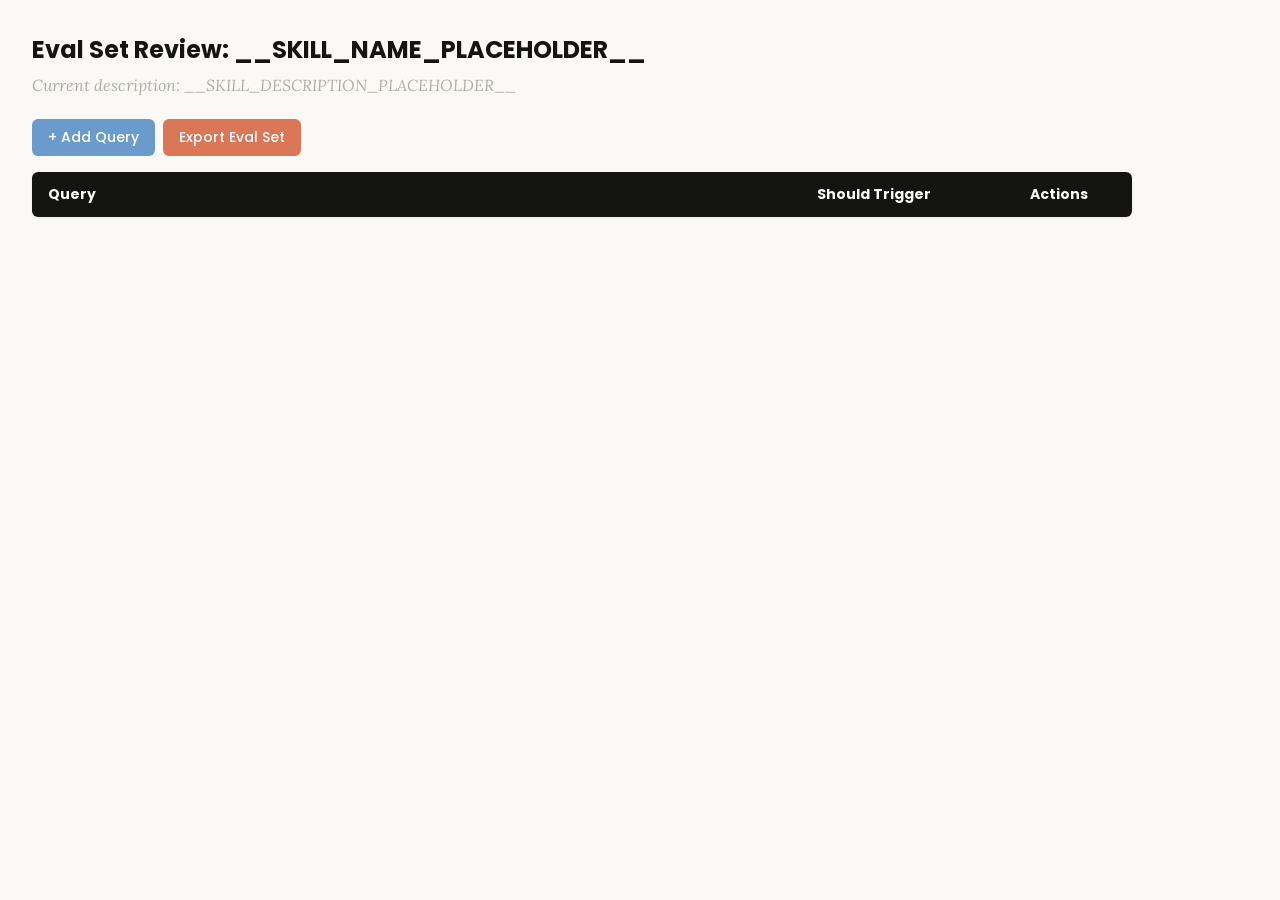
<file: .github/skills/skill-creator/assets/eval_review.html>
<!DOCTYPE html>
<html lang="en">
<head>
  <meta charset="UTF-8">
  <meta name="viewport" content="width=device-width, initial-scale=1.0">
  <title>Eval Set Review - __SKILL_NAME_PLACEHOLDER__</title>
  <link rel="preconnect" href="https://fonts.googleapis.com">
  <link rel="preconnect" href="https://fonts.gstatic.com" crossorigin>
  <link href="https://fonts.googleapis.com/css2?family=Poppins:wght@500;600&family=Lora:wght@400;500&display=swap" rel="stylesheet">
  <style>
    * { box-sizing: border-box; margin: 0; padding: 0; }
    body { font-family: 'Lora', Georgia, serif; background: #faf9f5; padding: 2rem; color: #141413; }
    h1 { font-family: 'Poppins', sans-serif; margin-bottom: 0.5rem; font-size: 1.5rem; }
    .description { color: #b0aea5; margin-bottom: 1.5rem; font-style: italic; max-width: 900px; }
    .controls { margin-bottom: 1rem; display: flex; gap: 0.5rem; }
    .btn { font-family: 'Poppins', sans-serif; padding: 0.5rem 1rem; border: none; border-radius: 6px; cursor: pointer; font-size: 0.875rem; font-weight: 500; }
    .btn-add { background: #6a9bcc; color: white; }
    .btn-add:hover { background: #5889b8; }
    .btn-export { background: #d97757; color: white; }
    .btn-export:hover { background: #c4613f; }
    table { width: 100%; max-width: 1100px; border-collapse: collapse; background: white; border-radius: 6px; overflow: hidden; box-shadow: 0 1px 3px rgba(0,0,0,0.08); }
    th { font-family: 'Poppins', sans-serif; background: #141413; color: #faf9f5; padding: 0.75rem 1rem; text-align: left; font-size: 0.875rem; }
    td { padding: 0.75rem 1rem; border-bottom: 1px solid #e8e6dc; vertical-align: top; }
    tr:nth-child(even) td { background: #faf9f5; }
    tr:hover td { background: #f3f1ea; }
    .section-header td { background: #e8e6dc; font-family: 'Poppins', sans-serif; font-weight: 500; font-size: 0.8rem; color: #141413; text-transform: uppercase; letter-spacing: 0.05em; }
    .query-input { width: 100%; padding: 0.4rem; border: 1px solid #e8e6dc; border-radius: 4px; font-size: 0.875rem; font-family: 'Lora', Georgia, serif; resize: vertical; min-height: 60px; }
    .query-input:focus { outline: none; border-color: #d97757; box-shadow: 0 0 0 2px rgba(217,119,87,0.15); }
    .toggle { position: relative; display: inline-block; width: 44px; height: 24px; }
    .toggle input { opacity: 0; width: 0; height: 0; }
    .toggle .slider { position: absolute; inset: 0; background: #b0aea5; border-radius: 24px; cursor: pointer; transition: 0.2s; }
    .toggle .slider::before { content: ""; position: absolute; width: 18px; height: 18px; left: 3px; bottom: 3px; background: white; border-radius: 50%; transition: 0.2s; }
    .toggle input:checked + .slider { background: #d97757; }
    .toggle input:checked + .slider::before { transform: translateX(20px); }
    .btn-delete { background: #c44; color: white; padding: 0.3rem 0.6rem; border: none; border-radius: 4px; cursor: pointer; font-size: 0.75rem; font-family: 'Poppins', sans-serif; }
    .btn-delete:hover { background: #a33; }
    .summary { margin-top: 1rem; color: #b0aea5; font-size: 0.875rem; }
  </style>
</head>
<body>
  <h1>Eval Set Review: <span id="skill-name">__SKILL_NAME_PLACEHOLDER__</span></h1>
  <p class="description">Current description: <span id="skill-desc">__SKILL_DESCRIPTION_PLACEHOLDER__</span></p>

  <div class="controls">
    <button class="btn btn-add" onclick="addRow()">+ Add Query</button>
    <button class="btn btn-export" onclick="exportEvalSet()">Export Eval Set</button>
  </div>

  <table>
    <thead>
      <tr>
        <th style="width:65%">Query</th>
        <th style="width:18%">Should Trigger</th>
        <th style="width:10%">Actions</th>
      </tr>
    </thead>
    <tbody id="eval-body"></tbody>
  </table>

  <p class="summary" id="summary"></p>

  <script>
    const EVAL_DATA = __EVAL_DATA_PLACEHOLDER__;

    let evalItems = [...EVAL_DATA];

    function render() {
      const tbody = document.getElementById('eval-body');
      tbody.innerHTML = '';

      // Sort: should-trigger first, then should-not-trigger
      const sorted = evalItems
        .map((item, origIdx) => ({ ...item, origIdx }))
        .sort((a, b) => (b.should_trigger ? 1 : 0) - (a.should_trigger ? 1 : 0));

      let lastGroup = null;
      sorted.forEach(item => {
        const group = item.should_trigger ? 'trigger' : 'no-trigger';
        if (group !== lastGroup) {
          const headerRow = document.createElement('tr');
          headerRow.className = 'section-header';
          headerRow.innerHTML = `<td colspan="3">${item.should_trigger ? 'Should Trigger' : 'Should NOT Trigger'}</td>`;
          tbody.appendChild(headerRow);
          lastGroup = group;
        }

        const idx = item.origIdx;
        const tr = document.createElement('tr');
        tr.innerHTML = `
          <td><textarea class="query-input" onchange="updateQuery(${idx}, this.value)">${escapeHtml(item.query)}</textarea></td>
          <td>
            <label class="toggle">
              <input type="checkbox" ${item.should_trigger ? 'checked' : ''} onchange="updateTrigger(${idx}, this.checked)">
              <span class="slider"></span>
            </label>
            <span style="margin-left:8px;font-size:0.8rem;color:#b0aea5">${item.should_trigger ? 'Yes' : 'No'}</span>
          </td>
          <td><button class="btn-delete" onclick="deleteRow(${idx})">Delete</button></td>
        `;
        tbody.appendChild(tr);
      });
      updateSummary();
    }

    function escapeHtml(text) {
      const div = document.createElement('div');
      div.textContent = text;
      return div.innerHTML;
    }

    function updateQuery(idx, value) { evalItems[idx].query = value; updateSummary(); }
    function updateTrigger(idx, value) { evalItems[idx].should_trigger = value; render(); }
    function deleteRow(idx) { evalItems.splice(idx, 1); render(); }

    function addRow() {
      evalItems.push({ query: '', should_trigger: true });
      render();
      const inputs = document.querySelectorAll('.query-input');
      inputs[inputs.length - 1].focus();
    }

    function updateSummary() {
      const trigger = evalItems.filter(i => i.should_trigger).length;
      const noTrigger = evalItems.filter(i => !i.should_trigger).length;
      document.getElementById('summary').textContent =
        `${evalItems.length} queries total: ${trigger} should trigger, ${noTrigger} should not trigger`;
    }

    function exportEvalSet() {
      const valid = evalItems.filter(i => i.query.trim() !== '');
      const data = valid.map(i => ({ query: i.query.trim(), should_trigger: i.should_trigger }));
      const blob = new Blob([JSON.stringify(data, null, 2)], { type: 'application/json' });
      const url = URL.createObjectURL(blob);
      const a = document.createElement('a');
      a.href = url;
      a.download = 'eval_set.json';
      document.body.appendChild(a);
      a.click();
      document.body.removeChild(a);
      URL.revokeObjectURL(url);
    }

    render();
  </script>
</body>
</html>
</file>
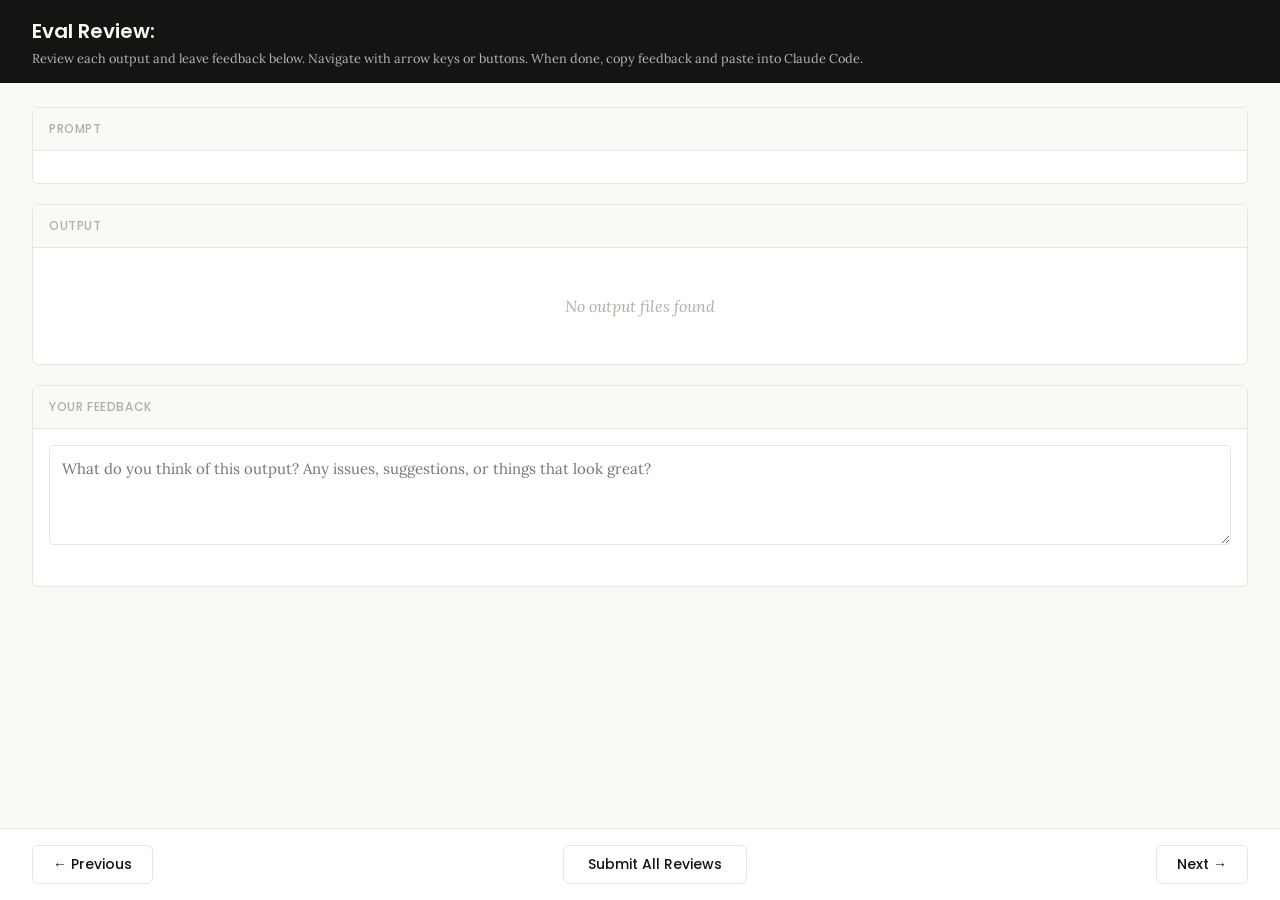
<file: .github/skills/skill-creator/eval-viewer/viewer.html>
<!DOCTYPE html>
<html lang="en">
<head>
  <meta charset="UTF-8">
  <meta name="viewport" content="width=device-width, initial-scale=1.0">
  <title>Eval Review</title>
  <link rel="preconnect" href="https://fonts.googleapis.com">
  <link rel="preconnect" href="https://fonts.gstatic.com" crossorigin>
  <link href="https://fonts.googleapis.com/css2?family=Poppins:wght@500;600&family=Lora:wght@400;500&display=swap" rel="stylesheet">
  <script src="https://cdn.sheetjs.com/xlsx-0.20.3/package/dist/xlsx.full.min.js" integrity="sha384-EnyY0/GSHQGSxSgMwaIPzSESbqoOLSexfnSMN2AP+39Ckmn92stwABZynq1JyzdT" crossorigin="anonymous"></script>
  <style>
    :root {
      --bg: #faf9f5;
      --surface: #ffffff;
      --border: #e8e6dc;
      --text: #141413;
      --text-muted: #b0aea5;
      --accent: #d97757;
      --accent-hover: #c4613f;
      --green: #788c5d;
      --green-bg: #eef2e8;
      --red: #c44;
      --red-bg: #fceaea;
      --header-bg: #141413;
      --header-text: #faf9f5;
      --radius: 6px;
    }

    * { box-sizing: border-box; margin: 0; padding: 0; }

    body {
      font-family: 'Lora', Georgia, serif;
      background: var(--bg);
      color: var(--text);
      height: 100vh;
      display: flex;
      flex-direction: column;
    }

    /* ---- Header ---- */
    .header {
      background: var(--header-bg);
      color: var(--header-text);
      padding: 1rem 2rem;
      display: flex;
      justify-content: space-between;
      align-items: center;
      flex-shrink: 0;
    }
    .header h1 {
      font-family: 'Poppins', sans-serif;
      font-size: 1.25rem;
      font-weight: 600;
    }
    .header .instructions {
      font-size: 0.8rem;
      opacity: 0.7;
      margin-top: 0.25rem;
    }
    .header .progress {
      font-size: 0.875rem;
      opacity: 0.8;
      text-align: right;
    }

    /* ---- Main content ---- */
    .main {
      flex: 1;
      overflow-y: auto;
      padding: 1.5rem 2rem;
      display: flex;
      flex-direction: column;
      gap: 1.25rem;
    }

    /* ---- Sections ---- */
    .section {
      background: var(--surface);
      border: 1px solid var(--border);
      border-radius: var(--radius);
      flex-shrink: 0;
    }
    .section-header {
      font-family: 'Poppins', sans-serif;
      padding: 0.75rem 1rem;
      font-size: 0.75rem;
      font-weight: 500;
      text-transform: uppercase;
      letter-spacing: 0.05em;
      color: var(--text-muted);
      border-bottom: 1px solid var(--border);
      background: var(--bg);
    }
    .section-body {
      padding: 1rem;
    }

    /* ---- Config badge ---- */
    .config-badge {
      display: inline-block;
      padding: 0.2rem 0.625rem;
      border-radius: 9999px;
      font-family: 'Poppins', sans-serif;
      font-size: 0.6875rem;
      font-weight: 600;
      text-transform: uppercase;
      letter-spacing: 0.03em;
      margin-left: 0.75rem;
      vertical-align: middle;
    }
    .config-badge.config-primary {
      background: rgba(33, 150, 243, 0.12);
      color: #1976d2;
    }
    .config-badge.config-baseline {
      background: rgba(255, 193, 7, 0.15);
      color: #f57f17;
    }

    /* ---- Prompt ---- */
    .prompt-text {
      white-space: pre-wrap;
      font-size: 0.9375rem;
      line-height: 1.6;
    }

    /* ---- Outputs ---- */
    .output-file {
      border: 1px solid var(--border);
      border-radius: var(--radius);
      overflow: hidden;
    }
    .output-file + .output-file {
      margin-top: 1rem;
    }
    .output-file-header {
      padding: 0.5rem 0.75rem;
      font-size: 0.8rem;
      font-weight: 600;
      color: var(--text-muted);
      background: var(--bg);
      border-bottom: 1px solid var(--border);
      font-family: 'SF Mono', SFMono-Regular, Consolas, 'Liberation Mono', Menlo, monospace;
      display: flex;
      justify-content: space-between;
      align-items: center;
    }
    .output-file-header .dl-btn {
      font-size: 0.7rem;
      color: var(--accent);
      text-decoration: none;
      cursor: pointer;
      font-family: -apple-system, BlinkMacSystemFont, 'Segoe UI', sans-serif;
      font-weight: 500;
      opacity: 0.8;
    }
    .output-file-header .dl-btn:hover {
      opacity: 1;
      text-decoration: underline;
    }
    .output-file-content {
      padding: 0.75rem;
      overflow-x: auto;
    }
    .output-file-content pre {
      font-size: 0.8125rem;
      line-height: 1.5;
      white-space: pre-wrap;
      word-break: break-word;
      font-family: 'SF Mono', SFMono-Regular, Consolas, 'Liberation Mono', Menlo, monospace;
    }
    .output-file-content img {
      max-width: 100%;
      height: auto;
      border-radius: 4px;
    }
    .output-file-content iframe {
      width: 100%;
      height: 600px;
      border: none;
    }
    .output-file-content table {
      border-collapse: collapse;
      font-size: 0.8125rem;
      width: 100%;
    }
    .output-file-content table td,
    .output-file-content table th {
      border: 1px solid var(--border);
      padding: 0.375rem 0.5rem;
      text-align: left;
    }
    .output-file-content table th {
      background: var(--bg);
      font-weight: 600;
    }
    .output-file-content .download-link {
      display: inline-flex;
      align-items: center;
      gap: 0.5rem;
      padding: 0.5rem 1rem;
      background: var(--bg);
      border: 1px solid var(--border);
      border-radius: 4px;
      color: var(--accent);
      text-decoration: none;
      font-size: 0.875rem;
      cursor: pointer;
    }
    .output-file-content .download-link:hover {
      background: var(--border);
    }
    .empty-state {
      color: var(--text-muted);
      font-style: italic;
      padding: 2rem;
      text-align: center;
    }

    /* ---- Feedback ---- */
    .prev-feedback {
      background: var(--bg);
      border: 1px solid var(--border);
      border-radius: 4px;
      padding: 0.625rem 0.75rem;
      margin-top: 0.75rem;
      font-size: 0.8125rem;
      color: var(--text-muted);
      line-height: 1.5;
    }
    .prev-feedback-label {
      font-size: 0.7rem;
      font-weight: 600;
      text-transform: uppercase;
      letter-spacing: 0.04em;
      margin-bottom: 0.25rem;
      color: var(--text-muted);
    }
    .feedback-textarea {
      width: 100%;
      min-height: 100px;
      padding: 0.75rem;
      border: 1px solid var(--border);
      border-radius: 4px;
      font-family: inherit;
      font-size: 0.9375rem;
      line-height: 1.5;
      resize: vertical;
      color: var(--text);
    }
    .feedback-textarea:focus {
      outline: none;
      border-color: var(--accent);
      box-shadow: 0 0 0 3px rgba(37, 99, 235, 0.1);
    }
    .feedback-status {
      font-size: 0.75rem;
      color: var(--text-muted);
      margin-top: 0.5rem;
      min-height: 1.1em;
    }

    /* ---- Grades (collapsible) ---- */
    .grades-toggle {
      display: flex;
      align-items: center;
      cursor: pointer;
      user-select: none;
    }
    .grades-toggle:hover {
      color: var(--accent);
    }
    .grades-toggle .arrow {
      margin-right: 0.5rem;
      transition: transform 0.15s;
      font-size: 0.75rem;
    }
    .grades-toggle .arrow.open {
      transform: rotate(90deg);
    }
    .grades-content {
      display: none;
      margin-top: 0.75rem;
    }
    .grades-content.open {
      display: block;
    }
    .grades-summary {
      font-size: 0.875rem;
      margin-bottom: 0.75rem;
      display: flex;
      align-items: center;
      gap: 0.5rem;
    }
    .grade-badge {
      display: inline-block;
      padding: 0.125rem 0.5rem;
      border-radius: 9999px;
      font-size: 0.75rem;
      font-weight: 600;
    }
    .grade-pass { background: var(--green-bg); color: var(--green); }
    .grade-fail { background: var(--red-bg); color: var(--red); }
    .assertion-list {
      list-style: none;
    }
    .assertion-item {
      padding: 0.625rem 0;
      border-bottom: 1px solid var(--border);
      font-size: 0.8125rem;
    }
    .assertion-item:last-child { border-bottom: none; }
    .assertion-status {
      font-weight: 600;
      margin-right: 0.5rem;
    }
    .assertion-status.pass { color: var(--green); }
    .assertion-status.fail { color: var(--red); }
    .assertion-evidence {
      color: var(--text-muted);
      font-size: 0.75rem;
      margin-top: 0.25rem;
      padding-left: 1.5rem;
    }

    /* ---- View tabs ---- */
    .view-tabs {
      display: flex;
      gap: 0;
      padding: 0 2rem;
      background: var(--bg);
      border-bottom: 1px solid var(--border);
      flex-shrink: 0;
    }
    .view-tab {
      font-family: 'Poppins', sans-serif;
      padding: 0.625rem 1.25rem;
      font-size: 0.8125rem;
      font-weight: 500;
      cursor: pointer;
      border: none;
      background: none;
      color: var(--text-muted);
      border-bottom: 2px solid transparent;
      transition: all 0.15s;
    }
    .view-tab:hover { color: var(--text); }
    .view-tab.active {
      color: var(--accent);
      border-bottom-color: var(--accent);
    }
    .view-panel { display: none; }
    .view-panel.active { display: flex; flex-direction: column; flex: 1; overflow: hidden; }

    /* ---- Benchmark view ---- */
    .benchmark-view {
      padding: 1.5rem 2rem;
      overflow-y: auto;
      flex: 1;
    }
    .benchmark-table {
      border-collapse: collapse;
      background: var(--surface);
      border: 1px solid var(--border);
      border-radius: var(--radius);
      font-size: 0.8125rem;
      width: 100%;
      margin-bottom: 1.5rem;
    }
    .benchmark-table th, .benchmark-table td {
      padding: 0.625rem 0.75rem;
      text-align: left;
      border: 1px solid var(--border);
    }
    .benchmark-table th {
      font-family: 'Poppins', sans-serif;
      background: var(--header-bg);
      color: var(--header-text);
      font-weight: 500;
      font-size: 0.75rem;
      text-transform: uppercase;
      letter-spacing: 0.04em;
    }
    .benchmark-table tr:hover { background: var(--bg); }
    .benchmark-table tr.benchmark-row-with { background: rgba(33, 150, 243, 0.06); }
    .benchmark-table tr.benchmark-row-without { background: rgba(255, 193, 7, 0.06); }
    .benchmark-table tr.benchmark-row-with:hover { background: rgba(33, 150, 243, 0.12); }
    .benchmark-table tr.benchmark-row-without:hover { background: rgba(255, 193, 7, 0.12); }
    .benchmark-table tr.benchmark-row-avg { font-weight: 600; border-top: 2px solid var(--border); }
    .benchmark-table tr.benchmark-row-avg.benchmark-row-with { background: rgba(33, 150, 243, 0.12); }
    .benchmark-table tr.benchmark-row-avg.benchmark-row-without { background: rgba(255, 193, 7, 0.12); }
    .benchmark-delta-positive { color: var(--green); font-weight: 600; }
    .benchmark-delta-negative { color: var(--red); font-weight: 600; }
    .benchmark-notes {
      background: var(--surface);
      border: 1px solid var(--border);
      border-radius: var(--radius);
      padding: 1rem;
    }
    .benchmark-notes h3 {
      font-family: 'Poppins', sans-serif;
      font-size: 0.875rem;
      margin-bottom: 0.75rem;
    }
    .benchmark-notes ul {
      list-style: disc;
      padding-left: 1.25rem;
    }
    .benchmark-notes li {
      font-size: 0.8125rem;
      line-height: 1.6;
      margin-bottom: 0.375rem;
    }
    .benchmark-empty {
      color: var(--text-muted);
      font-style: italic;
      text-align: center;
      padding: 3rem;
    }

    /* ---- Navigation ---- */
    .nav {
      display: flex;
      justify-content: space-between;
      align-items: center;
      padding: 1rem 2rem;
      border-top: 1px solid var(--border);
      background: var(--surface);
      flex-shrink: 0;
    }
    .nav-btn {
      font-family: 'Poppins', sans-serif;
      padding: 0.5rem 1.25rem;
      border: 1px solid var(--border);
      border-radius: var(--radius);
      background: var(--surface);
      cursor: pointer;
      font-size: 0.875rem;
      font-weight: 500;
      color: var(--text);
      transition: all 0.15s;
    }
    .nav-btn:hover:not(:disabled) {
      background: var(--bg);
      border-color: var(--text-muted);
    }
    .nav-btn:disabled {
      opacity: 0.4;
      cursor: not-allowed;
    }
    .done-btn {
      font-family: 'Poppins', sans-serif;
      padding: 0.5rem 1.5rem;
      border: 1px solid var(--border);
      border-radius: var(--radius);
      background: var(--surface);
      color: var(--text);
      cursor: pointer;
      font-size: 0.875rem;
      font-weight: 500;
      transition: all 0.15s;
    }
    .done-btn:hover {
      background: var(--bg);
      border-color: var(--text-muted);
    }
    .done-btn.ready {
      border: none;
      background: var(--accent);
      color: white;
      font-weight: 600;
    }
    .done-btn.ready:hover {
      background: var(--accent-hover);
    }
    /* ---- Done overlay ---- */
    .done-overlay {
      display: none;
      position: fixed;
      inset: 0;
      background: rgba(0, 0, 0, 0.5);
      z-index: 100;
      justify-content: center;
      align-items: center;
    }
    .done-overlay.visible {
      display: flex;
    }
    .done-card {
      background: var(--surface);
      border-radius: 12px;
      padding: 2rem 3rem;
      text-align: center;
      box-shadow: 0 20px 60px rgba(0, 0, 0, 0.3);
      max-width: 500px;
    }
    .done-card h2 {
      font-size: 1.5rem;
      margin-bottom: 0.5rem;
    }
    .done-card p {
      color: var(--text-muted);
      margin-bottom: 1.5rem;
      line-height: 1.5;
    }
    .done-card .btn-row {
      display: flex;
      gap: 0.5rem;
      justify-content: center;
    }
    .done-card button {
      padding: 0.5rem 1.25rem;
      border: 1px solid var(--border);
      border-radius: var(--radius);
      background: var(--surface);
      cursor: pointer;
      font-size: 0.875rem;
    }
    .done-card button:hover {
      background: var(--bg);
    }
    /* ---- Toast ---- */
    .toast {
      position: fixed;
      bottom: 5rem;
      left: 50%;
      transform: translateX(-50%);
      background: var(--header-bg);
      color: var(--header-text);
      padding: 0.625rem 1.25rem;
      border-radius: var(--radius);
      font-size: 0.875rem;
      opacity: 0;
      transition: opacity 0.3s;
      pointer-events: none;
      z-index: 200;
    }
    .toast.visible {
      opacity: 1;
    }
  </style>
</head>
<body>
  <div id="app" style="height:100vh; display:flex; flex-direction:column;">
    <div class="header">
      <div>
        <h1>Eval Review: <span id="skill-name"></span></h1>
        <div class="instructions">Review each output and leave feedback below. Navigate with arrow keys or buttons. When done, copy feedback and paste into Claude Code.</div>
      </div>
      <div class="progress" id="progress"></div>
    </div>

    <!-- View tabs (only shown when benchmark data exists) -->
    <div class="view-tabs" id="view-tabs" style="display:none;">
      <button class="view-tab active" onclick="switchView('outputs')">Outputs</button>
      <button class="view-tab" onclick="switchView('benchmark')">Benchmark</button>
    </div>

    <!-- Outputs panel (qualitative review) -->
    <div class="view-panel active" id="panel-outputs">
    <div class="main">
      <!-- Prompt -->
      <div class="section">
        <div class="section-header">Prompt <span class="config-badge" id="config-badge" style="display:none;"></span></div>
        <div class="section-body">
          <div class="prompt-text" id="prompt-text"></div>
        </div>
      </div>

      <!-- Outputs -->
      <div class="section">
        <div class="section-header">Output</div>
        <div class="section-body" id="outputs-body">
          <div class="empty-state">No output files found</div>
        </div>
      </div>

      <!-- Previous Output (collapsible) -->
      <div class="section" id="prev-outputs-section" style="display:none;">
        <div class="section-header">
          <div class="grades-toggle" onclick="togglePrevOutputs()">
            <span class="arrow" id="prev-outputs-arrow">&#9654;</span>
            Previous Output
          </div>
        </div>
        <div class="grades-content" id="prev-outputs-content"></div>
      </div>

      <!-- Grades (collapsible) -->
      <div class="section" id="grades-section" style="display:none;">
        <div class="section-header">
          <div class="grades-toggle" onclick="toggleGrades()">
            <span class="arrow" id="grades-arrow">&#9654;</span>
            Formal Grades
          </div>
        </div>
        <div class="grades-content" id="grades-content"></div>
      </div>

      <!-- Feedback -->
      <div class="section">
        <div class="section-header">Your Feedback</div>
        <div class="section-body">
          <textarea
            class="feedback-textarea"
            id="feedback"
            placeholder="What do you think of this output? Any issues, suggestions, or things that look great?"
          ></textarea>
          <div class="feedback-status" id="feedback-status"></div>
          <div class="prev-feedback" id="prev-feedback" style="display:none;">
            <div class="prev-feedback-label">Previous feedback</div>
            <div id="prev-feedback-text"></div>
          </div>
        </div>
      </div>
    </div>

    <div class="nav" id="outputs-nav">
      <button class="nav-btn" id="prev-btn" onclick="navigate(-1)">&#8592; Previous</button>
      <button class="done-btn" id="done-btn" onclick="showDoneDialog()">Submit All Reviews</button>
      <button class="nav-btn" id="next-btn" onclick="navigate(1)">Next &#8594;</button>
    </div>
    </div><!-- end panel-outputs -->

    <!-- Benchmark panel (quantitative stats) -->
    <div class="view-panel" id="panel-benchmark">
      <div class="benchmark-view" id="benchmark-content">
        <div class="benchmark-empty">No benchmark data available. Run a benchmark to see quantitative results here.</div>
      </div>
    </div>
  </div>

  <!-- Done overlay -->
  <div class="done-overlay" id="done-overlay">
    <div class="done-card">
      <h2>Review Complete</h2>
      <p>Your feedback has been saved. Go back to your Claude Code session and tell Claude you're done reviewing.</p>
      <div class="btn-row">
        <button onclick="closeDoneDialog()">OK</button>
      </div>
    </div>
  </div>

  <!-- Toast -->
  <div class="toast" id="toast"></div>

  <script>
    // ---- Embedded data (injected by generate_review.py) ----
    /*__EMBEDDED_DATA__*/

    // ---- State ----
    let feedbackMap = {};  // run_id -> feedback text
    let currentIndex = 0;
    let visitedRuns = new Set();

    // ---- Init ----
    async function init() {
      // Load saved feedback from server — but only if this isn't a fresh
      // iteration (indicated by previous_feedback being present). When
      // previous feedback exists, the feedback.json on disk is stale from
      // the prior iteration and should not pre-fill the textareas.
      const hasPrevious = Object.keys(EMBEDDED_DATA.previous_feedback || {}).length > 0
        || Object.keys(EMBEDDED_DATA.previous_outputs || {}).length > 0;
      if (!hasPrevious) {
        try {
          const resp = await fetch("/api/feedback");
          const data = await resp.json();
          if (data.reviews) {
            for (const r of data.reviews) feedbackMap[r.run_id] = r.feedback;
          }
        } catch { /* first run, no feedback yet */ }
      }

      document.getElementById("skill-name").textContent = EMBEDDED_DATA.skill_name;
      showRun(0);

      // Wire up feedback auto-save
      const textarea = document.getElementById("feedback");
      let saveTimeout = null;
      textarea.addEventListener("input", () => {
        clearTimeout(saveTimeout);
        document.getElementById("feedback-status").textContent = "";
        saveTimeout = setTimeout(() => saveCurrentFeedback(), 800);
      });
    }

    // ---- Navigation ----
    function navigate(delta) {
      const newIndex = currentIndex + delta;
      if (newIndex >= 0 && newIndex < EMBEDDED_DATA.runs.length) {
        saveCurrentFeedback();
        showRun(newIndex);
      }
    }

    function updateNavButtons() {
      document.getElementById("prev-btn").disabled = currentIndex === 0;
      document.getElementById("next-btn").disabled =
        currentIndex === EMBEDDED_DATA.runs.length - 1;
    }

    // ---- Show a run ----
    function showRun(index) {
      currentIndex = index;
      const run = EMBEDDED_DATA.runs[index];

      // Progress
      document.getElementById("progress").textContent =
        `${index + 1} of ${EMBEDDED_DATA.runs.length}`;

      // Prompt
      document.getElementById("prompt-text").textContent = run.prompt;

      // Config badge
      const badge = document.getElementById("config-badge");
      const configMatch = run.id.match(/(with_skill|without_skill|new_skill|old_skill)/);
      if (configMatch) {
        const config = configMatch[1];
        const isBaseline = config === "without_skill" || config === "old_skill";
        badge.textContent = config.replace(/_/g, " ");
        badge.className = "config-badge " + (isBaseline ? "config-baseline" : "config-primary");
        badge.style.display = "inline-block";
      } else {
        badge.style.display = "none";
      }

      // Outputs
      renderOutputs(run);

      // Previous outputs
      renderPrevOutputs(run);

      // Grades
      renderGrades(run);

      // Previous feedback
      const prevFb = (EMBEDDED_DATA.previous_feedback || {})[run.id];
      const prevEl = document.getElementById("prev-feedback");
      if (prevFb) {
        document.getElementById("prev-feedback-text").textContent = prevFb;
        prevEl.style.display = "block";
      } else {
        prevEl.style.display = "none";
      }

      // Feedback
      document.getElementById("feedback").value = feedbackMap[run.id] || "";
      document.getElementById("feedback-status").textContent = "";

      updateNavButtons();

      // Track visited runs and promote done button when all visited
      visitedRuns.add(index);
      const doneBtn = document.getElementById("done-btn");
      if (visitedRuns.size >= EMBEDDED_DATA.runs.length) {
        doneBtn.classList.add("ready");
      }

      // Scroll main content to top
      document.querySelector(".main").scrollTop = 0;
    }

    // ---- Render outputs ----
    function renderOutputs(run) {
      const container = document.getElementById("outputs-body");
      container.innerHTML = "";

      const outputs = run.outputs || [];
      if (outputs.length === 0) {
        container.innerHTML = '<div class="empty-state">No output files</div>';
        return;
      }

      for (const file of outputs) {
        const fileDiv = document.createElement("div");
        fileDiv.className = "output-file";

        // Always show file header with download link
        const header = document.createElement("div");
        header.className = "output-file-header";
        const nameSpan = document.createElement("span");
        nameSpan.textContent = file.name;
        header.appendChild(nameSpan);
        const dlBtn = document.createElement("a");
        dlBtn.className = "dl-btn";
        dlBtn.textContent = "Download";
        dlBtn.download = file.name;
        dlBtn.href = getDownloadUri(file);
        header.appendChild(dlBtn);
        fileDiv.appendChild(header);

        const content = document.createElement("div");
        content.className = "output-file-content";

        if (file.type === "text") {
          const pre = document.createElement("pre");
          pre.textContent = file.content;
          content.appendChild(pre);
        } else if (file.type === "image") {
          const img = document.createElement("img");
          img.src = file.data_uri;
          img.alt = file.name;
          content.appendChild(img);
        } else if (file.type === "pdf") {
          const iframe = document.createElement("iframe");
          iframe.src = file.data_uri;
          content.appendChild(iframe);
        } else if (file.type === "xlsx") {
          renderXlsx(content, file.data_b64);
        } else if (file.type === "binary") {
          const a = document.createElement("a");
          a.className = "download-link";
          a.href = file.data_uri;
          a.download = file.name;
          a.textContent = "Download " + file.name;
          content.appendChild(a);
        } else if (file.type === "error") {
          const pre = document.createElement("pre");
          pre.textContent = file.content;
          pre.style.color = "var(--red)";
          content.appendChild(pre);
        }

        fileDiv.appendChild(content);
        container.appendChild(fileDiv);
      }
    }

    // ---- XLSX rendering via SheetJS ----
    function renderXlsx(container, b64Data) {
      try {
        const raw = Uint8Array.from(atob(b64Data), c => c.charCodeAt(0));
        const wb = XLSX.read(raw, { type: "array" });

        for (let i = 0; i < wb.SheetNames.length; i++) {
          const sheetName = wb.SheetNames[i];
          const ws = wb.Sheets[sheetName];

          if (wb.SheetNames.length > 1) {
            const sheetLabel = document.createElement("div");
            sheetLabel.style.cssText =
              "font-weight:600; font-size:0.8rem; color:#b0aea5; margin-top:0.5rem; margin-bottom:0.25rem;";
            sheetLabel.textContent = "Sheet: " + sheetName;
            container.appendChild(sheetLabel);
          }

          const htmlStr = XLSX.utils.sheet_to_html(ws, { editable: false });
          const wrapper = document.createElement("div");
          wrapper.innerHTML = htmlStr;
          container.appendChild(wrapper);
        }
      } catch (err) {
        container.textContent = "Error rendering spreadsheet: " + err.message;
      }
    }

    // ---- Grades ----
    function renderGrades(run) {
      const section = document.getElementById("grades-section");
      const content = document.getElementById("grades-content");

      if (!run.grading) {
        section.style.display = "none";
        return;
      }

      const grading = run.grading;
      section.style.display = "block";
      // Reset to collapsed
      content.classList.remove("open");
      document.getElementById("grades-arrow").classList.remove("open");

      const summary = grading.summary || {};
      const expectations = grading.expectations || [];

      let html = '<div style="padding: 1rem;">';

      // Summary line
      const passRate = summary.pass_rate != null
        ? Math.round(summary.pass_rate * 100) + "%"
        : "?";
      const badgeClass = summary.pass_rate >= 0.8 ? "grade-pass" : summary.pass_rate >= 0.5 ? "" : "grade-fail";
      html += '<div class="grades-summary">';
      html += '<span class="grade-badge ' + badgeClass + '">' + passRate + '</span>';
      html += '<span>' + (summary.passed || 0) + ' passed, ' + (summary.failed || 0) + ' failed of ' + (summary.total || 0) + '</span>';
      html += '</div>';

      // Assertions list
      html += '<ul class="assertion-list">';
      for (const exp of expectations) {
        const statusClass = exp.passed ? "pass" : "fail";
        const statusIcon = exp.passed ? "\u2713" : "\u2717";
        html += '<li class="assertion-item">';
        html += '<span class="assertion-status ' + statusClass + '">' + statusIcon + '</span>';
        html += '<span>' + escapeHtml(exp.text) + '</span>';
        if (exp.evidence) {
          html += '<div class="assertion-evidence">' + escapeHtml(exp.evidence) + '</div>';
        }
        html += '</li>';
      }
      html += '</ul>';

      html += '</div>';
      content.innerHTML = html;
    }

    function toggleGrades() {
      const content = document.getElementById("grades-content");
      const arrow = document.getElementById("grades-arrow");
      content.classList.toggle("open");
      arrow.classList.toggle("open");
    }

    // ---- Previous outputs (collapsible) ----
    function renderPrevOutputs(run) {
      const section = document.getElementById("prev-outputs-section");
      const content = document.getElementById("prev-outputs-content");
      const prevOutputs = (EMBEDDED_DATA.previous_outputs || {})[run.id];

      if (!prevOutputs || prevOutputs.length === 0) {
        section.style.display = "none";
        return;
      }

      section.style.display = "block";
      // Reset to collapsed
      content.classList.remove("open");
      document.getElementById("prev-outputs-arrow").classList.remove("open");

      // Render the files into the content area
      content.innerHTML = "";
      const wrapper = document.createElement("div");
      wrapper.style.padding = "1rem";

      for (const file of prevOutputs) {
        const fileDiv = document.createElement("div");
        fileDiv.className = "output-file";

        const header = document.createElement("div");
        header.className = "output-file-header";
        const nameSpan = document.createElement("span");
        nameSpan.textContent = file.name;
        header.appendChild(nameSpan);
        const dlBtn = document.createElement("a");
        dlBtn.className = "dl-btn";
        dlBtn.textContent = "Download";
        dlBtn.download = file.name;
        dlBtn.href = getDownloadUri(file);
        header.appendChild(dlBtn);
        fileDiv.appendChild(header);

        const fc = document.createElement("div");
        fc.className = "output-file-content";

        if (file.type === "text") {
          const pre = document.createElement("pre");
          pre.textContent = file.content;
          fc.appendChild(pre);
        } else if (file.type === "image") {
          const img = document.createElement("img");
          img.src = file.data_uri;
          img.alt = file.name;
          fc.appendChild(img);
        } else if (file.type === "pdf") {
          const iframe = document.createElement("iframe");
          iframe.src = file.data_uri;
          fc.appendChild(iframe);
        } else if (file.type === "xlsx") {
          renderXlsx(fc, file.data_b64);
        } else if (file.type === "binary") {
          const a = document.createElement("a");
          a.className = "download-link";
          a.href = file.data_uri;
          a.download = file.name;
          a.textContent = "Download " + file.name;
          fc.appendChild(a);
        }

        fileDiv.appendChild(fc);
        wrapper.appendChild(fileDiv);
      }

      content.appendChild(wrapper);
    }

    function togglePrevOutputs() {
      const content = document.getElementById("prev-outputs-content");
      const arrow = document.getElementById("prev-outputs-arrow");
      content.classList.toggle("open");
      arrow.classList.toggle("open");
    }

    // ---- Feedback (saved to server -> feedback.json) ----
    function saveCurrentFeedback() {
      const run = EMBEDDED_DATA.runs[currentIndex];
      const text = document.getElementById("feedback").value;

      if (text.trim() === "") {
        delete feedbackMap[run.id];
      } else {
        feedbackMap[run.id] = text;
      }

      // Build reviews array from map
      const reviews = [];
      for (const [run_id, feedback] of Object.entries(feedbackMap)) {
        if (feedback.trim()) {
          reviews.push({ run_id, feedback, timestamp: new Date().toISOString() });
        }
      }

      fetch("/api/feedback", {
        method: "POST",
        headers: { "Content-Type": "application/json" },
        body: JSON.stringify({ reviews, status: "in_progress" }),
      }).then(() => {
        document.getElementById("feedback-status").textContent = "Saved";
      }).catch(() => {
        // Static mode or server unavailable — no-op on auto-save,
        // feedback will be downloaded on final submit
        document.getElementById("feedback-status").textContent = "Will download on submit";
      });
    }

    // ---- Done ----
    function showDoneDialog() {
      // Save current textarea to feedbackMap (but don't POST yet)
      const run = EMBEDDED_DATA.runs[currentIndex];
      const text = document.getElementById("feedback").value;
      if (text.trim() === "") {
        delete feedbackMap[run.id];
      } else {
        feedbackMap[run.id] = text;
      }

      // POST once with status: complete — include ALL runs so the model
      // can distinguish "no feedback" (looks good) from "not reviewed"
      const reviews = [];
      const ts = new Date().toISOString();
      for (const r of EMBEDDED_DATA.runs) {
        reviews.push({ run_id: r.id, feedback: feedbackMap[r.id] || "", timestamp: ts });
      }
      const payload = JSON.stringify({ reviews, status: "complete" }, null, 2);
      fetch("/api/feedback", {
        method: "POST",
        headers: { "Content-Type": "application/json" },
        body: payload,
      }).then(() => {
        document.getElementById("done-overlay").classList.add("visible");
      }).catch(() => {
        // Server not available (static mode) — download as file
        const blob = new Blob([payload], { type: "application/json" });
        const url = URL.createObjectURL(blob);
        const a = document.createElement("a");
        a.href = url;
        a.download = "feedback.json";
        a.click();
        URL.revokeObjectURL(url);
        document.getElementById("done-overlay").classList.add("visible");
      });
    }

    function closeDoneDialog() {
      // Reset status back to in_progress
      saveCurrentFeedback();
      document.getElementById("done-overlay").classList.remove("visible");
    }

    // ---- Toast ----
    function showToast(message) {
      const toast = document.getElementById("toast");
      toast.textContent = message;
      toast.classList.add("visible");
      setTimeout(() => toast.classList.remove("visible"), 2000);
    }

    // ---- Keyboard nav ----
    document.addEventListener("keydown", (e) => {
      // Don't capture when typing in textarea
      if (e.target.tagName === "TEXTAREA") return;

      if (e.key === "ArrowLeft" || e.key === "ArrowUp") {
        e.preventDefault();
        navigate(-1);
      } else if (e.key === "ArrowRight" || e.key === "ArrowDown") {
        e.preventDefault();
        navigate(1);
      }
    });

    // ---- Util ----
    function getDownloadUri(file) {
      if (file.data_uri) return file.data_uri;
      if (file.data_b64) return "data:application/octet-stream;base64," + file.data_b64;
      if (file.type === "text") return "data:text/plain;charset=utf-8," + encodeURIComponent(file.content);
      return "#";
    }

    function escapeHtml(text) {
      const div = document.createElement("div");
      div.textContent = text;
      return div.innerHTML;
    }

    // ---- View switching ----
    function switchView(view) {
      document.querySelectorAll(".view-tab").forEach(t => t.classList.remove("active"));
      document.querySelectorAll(".view-panel").forEach(p => p.classList.remove("active"));
      document.querySelector(`[onclick="switchView('${view}')"]`).classList.add("active");
      document.getElementById("panel-" + view).classList.add("active");
    }

    // ---- Benchmark rendering ----
    function renderBenchmark() {
      const data = EMBEDDED_DATA.benchmark;
      if (!data) return;

      // Show the tabs
      document.getElementById("view-tabs").style.display = "flex";

      const container = document.getElementById("benchmark-content");
      const summary = data.run_summary || {};
      const metadata = data.metadata || {};
      const notes = data.notes || [];

      let html = "";

      // Header
      html += "<h2 style='font-family: Poppins, sans-serif; margin-bottom: 0.5rem;'>Benchmark Results</h2>";
      html += "<p style='color: var(--text-muted); font-size: 0.875rem; margin-bottom: 1.25rem;'>";
      if (metadata.skill_name) html += "<strong>" + escapeHtml(metadata.skill_name) + "</strong> &mdash; ";
      if (metadata.timestamp) html += metadata.timestamp + " &mdash; ";
      if (metadata.evals_run) html += "Evals: " + metadata.evals_run.join(", ") + " &mdash; ";
      html += (metadata.runs_per_configuration || "?") + " runs per configuration";
      html += "</p>";

      // Summary table
      html += '<table class="benchmark-table">';

      function fmtStat(stat, pct) {
        if (!stat) return "—";
        const suffix = pct ? "%" : "";
        const m = pct ? (stat.mean * 100).toFixed(0) : stat.mean.toFixed(1);
        const s = pct ? (stat.stddev * 100).toFixed(0) : stat.stddev.toFixed(1);
        return m + suffix + " ± " + s + suffix;
      }

      function deltaClass(val) {
        if (!val) return "";
        const n = parseFloat(val);
        if (n > 0) return "benchmark-delta-positive";
        if (n < 0) return "benchmark-delta-negative";
        return "";
      }

      // Discover config names dynamically (everything except "delta")
      const configs = Object.keys(summary).filter(k => k !== "delta");
      const configA = configs[0] || "config_a";
      const configB = configs[1] || "config_b";
      const labelA = configA.replace(/_/g, " ").replace(/\b\w/g, c => c.toUpperCase());
      const labelB = configB.replace(/_/g, " ").replace(/\b\w/g, c => c.toUpperCase());
      const a = summary[configA] || {};
      const b = summary[configB] || {};
      const delta = summary.delta || {};

      html += "<thead><tr><th>Metric</th><th>" + escapeHtml(labelA) + "</th><th>" + escapeHtml(labelB) + "</th><th>Delta</th></tr></thead>";
      html += "<tbody>";

      html += "<tr><td><strong>Pass Rate</strong></td>";
      html += "<td>" + fmtStat(a.pass_rate, true) + "</td>";
      html += "<td>" + fmtStat(b.pass_rate, true) + "</td>";
      html += '<td class="' + deltaClass(delta.pass_rate) + '">' + (delta.pass_rate || "—") + "</td></tr>";

      // Time (only show row if data exists)
      if (a.time_seconds || b.time_seconds) {
        html += "<tr><td><strong>Time (s)</strong></td>";
        html += "<td>" + fmtStat(a.time_seconds, false) + "</td>";
        html += "<td>" + fmtStat(b.time_seconds, false) + "</td>";
        html += '<td class="' + deltaClass(delta.time_seconds) + '">' + (delta.time_seconds ? delta.time_seconds + "s" : "—") + "</td></tr>";
      }

      // Tokens (only show row if data exists)
      if (a.tokens || b.tokens) {
        html += "<tr><td><strong>Tokens</strong></td>";
        html += "<td>" + fmtStat(a.tokens, false) + "</td>";
        html += "<td>" + fmtStat(b.tokens, false) + "</td>";
        html += '<td class="' + deltaClass(delta.tokens) + '">' + (delta.tokens || "—") + "</td></tr>";
      }

      html += "</tbody></table>";

      // Per-eval breakdown (if runs data available)
      const runs = data.runs || [];
      if (runs.length > 0) {
        const evalIds = [...new Set(runs.map(r => r.eval_id))].sort((a, b) => a - b);

        html += "<h3 style='font-family: Poppins, sans-serif; margin-bottom: 0.75rem;'>Per-Eval Breakdown</h3>";

        const hasTime = runs.some(r => r.result && r.result.time_seconds != null);
        const hasErrors = runs.some(r => r.result && r.result.errors > 0);

        for (const evalId of evalIds) {
          const evalRuns = runs.filter(r => r.eval_id === evalId);
          const evalName = evalRuns[0] && evalRuns[0].eval_name ? evalRuns[0].eval_name : "Eval " + evalId;

          html += "<h4 style='font-family: Poppins, sans-serif; margin: 1rem 0 0.5rem; color: var(--text);'>" + escapeHtml(evalName) + "</h4>";
          html += '<table class="benchmark-table">';
          html += "<thead><tr><th>Config</th><th>Run</th><th>Pass Rate</th>";
          if (hasTime) html += "<th>Time (s)</th>";
          if (hasErrors) html += "<th>Crashes During Execution</th>";
          html += "</tr></thead>";
          html += "<tbody>";

          // Group by config and render with average rows
          const configGroups = [...new Set(evalRuns.map(r => r.configuration))];
          for (let ci = 0; ci < configGroups.length; ci++) {
            const config = configGroups[ci];
            const configRuns = evalRuns.filter(r => r.configuration === config);
            if (configRuns.length === 0) continue;

            const rowClass = ci === 0 ? "benchmark-row-with" : "benchmark-row-without";
            const configLabel = config.replace(/_/g, " ").replace(/\b\w/g, c => c.toUpperCase());

            for (const run of configRuns) {
              const r = run.result || {};
              const prClass = r.pass_rate >= 0.8 ? "benchmark-delta-positive" : r.pass_rate < 0.5 ? "benchmark-delta-negative" : "";
              html += '<tr class="' + rowClass + '">';
              html += "<td>" + configLabel + "</td>";
              html += "<td>" + run.run_number + "</td>";
              html += '<td class="' + prClass + '">' + ((r.pass_rate || 0) * 100).toFixed(0) + "% (" + (r.passed || 0) + "/" + (r.total || 0) + ")</td>";
              if (hasTime) html += "<td>" + (r.time_seconds != null ? r.time_seconds.toFixed(1) : "—") + "</td>";
              if (hasErrors) html += "<td>" + (r.errors || 0) + "</td>";
              html += "</tr>";
            }

            // Average row
            const rates = configRuns.map(r => (r.result || {}).pass_rate || 0);
            const avgRate = rates.reduce((a, b) => a + b, 0) / rates.length;
            const avgPrClass = avgRate >= 0.8 ? "benchmark-delta-positive" : avgRate < 0.5 ? "benchmark-delta-negative" : "";
            html += '<tr class="benchmark-row-avg ' + rowClass + '">';
            html += "<td>" + configLabel + "</td>";
            html += "<td>Avg</td>";
            html += '<td class="' + avgPrClass + '">' + (avgRate * 100).toFixed(0) + "%</td>";
            if (hasTime) {
              const times = configRuns.map(r => (r.result || {}).time_seconds).filter(t => t != null);
              html += "<td>" + (times.length ? (times.reduce((a, b) => a + b, 0) / times.length).toFixed(1) : "—") + "</td>";
            }
            if (hasErrors) html += "<td></td>";
            html += "</tr>";
          }
          html += "</tbody></table>";

          // Per-assertion detail for this eval
          const runsWithExpectations = {};
          for (const config of configGroups) {
            runsWithExpectations[config] = evalRuns.filter(r => r.configuration === config && r.expectations && r.expectations.length > 0);
          }
          const hasAnyExpectations = Object.values(runsWithExpectations).some(runs => runs.length > 0);
          if (hasAnyExpectations) {
            // Collect all unique assertion texts across all configs
            const allAssertions = [];
            const seen = new Set();
            for (const config of configGroups) {
              for (const run of runsWithExpectations[config]) {
                for (const exp of (run.expectations || [])) {
                  if (!seen.has(exp.text)) {
                    seen.add(exp.text);
                    allAssertions.push(exp.text);
                  }
                }
              }
            }

            html += '<table class="benchmark-table" style="margin-top: 0.5rem;">';
            html += "<thead><tr><th>Assertion</th>";
            for (const config of configGroups) {
              const label = config.replace(/_/g, " ").replace(/\b\w/g, c => c.toUpperCase());
              html += "<th>" + escapeHtml(label) + "</th>";
            }
            html += "</tr></thead><tbody>";

            for (const assertionText of allAssertions) {
              html += "<tr><td>" + escapeHtml(assertionText) + "</td>";

              for (const config of configGroups) {
                html += "<td>";
                for (const run of runsWithExpectations[config]) {
                  const exp = (run.expectations || []).find(e => e.text === assertionText);
                  if (exp) {
                    const cls = exp.passed ? "benchmark-delta-positive" : "benchmark-delta-negative";
                    const icon = exp.passed ? "\u2713" : "\u2717";
                    html += '<span class="' + cls + '" title="Run ' + run.run_number + ': ' + escapeHtml(exp.evidence || "") + '">' + icon + "</span> ";
                  } else {
                    html += "— ";
                  }
                }
                html += "</td>";
              }
              html += "</tr>";
            }
            html += "</tbody></table>";
          }
        }
      }

      // Notes
      if (notes.length > 0) {
        html += '<div class="benchmark-notes">';
        html += "<h3>Analysis Notes</h3>";
        html += "<ul>";
        for (const note of notes) {
          html += "<li>" + escapeHtml(note) + "</li>";
        }
        html += "</ul></div>";
      }

      container.innerHTML = html;
    }

    // ---- Start ----
    init();
    renderBenchmark();
  </script>
</body>
</html>
</file>
<file: docs/assets/site.css>
/*
  .NET SDK Manager docs — shared stylesheet.
  Layout and components follow the Starlight docs look (header + topic sidebar +
  "On this page" TOC), themed with the dsm brand palette (teal + lime on navy).
*/

/* ── Tokens ─────────────────────────────────────────── */
:root {
  --font: 'Poppins', -apple-system, BlinkMacSystemFont, 'Segoe UI', system-ui, sans-serif;
  --mono: 'JetBrains Mono', 'Cascadia Code', 'SF Mono', 'Fira Code', ui-monospace, monospace;

  --header-h: 4rem;
  --sidebar-w: 19rem;
  --toc-w: 17rem;
  --content-max: 58rem;

  --bg: #1A1A2E;            /* content */
  --bg-nav: #141427;        /* header + sidebar */
  --bg-surface: #20203a;    /* cards, frames */
  --bg-card: #2a2a4e;       /* raised / hover */
  --bg-code: #12122a;
  --text: #E6E6EE;
  --text-strong: #FFFFFF;
  --text-muted: #A3A3B8;
  --text-dim: #6E6E88;
  --border: #2D2D4A;
  --border-strong: #3F3F66;

  --accent: #1DB9A0;
  --accent-dark: #148F7B;
  --accent-high: #6FE3CC;   /* accent text on dark */
  --accent-low: #10302F;    /* tinted backgrounds */
  --accent-bg: #8FE9D6;     /* active sidebar pill */
  --accent-on: #062822;     /* text on accent-bg */
  --lime: #C8E64D;
  --gold: #FFD24D;
  --red: #FF6B6B;
  --green: #4ADE80;
  --blue: #5AB8F0;
  --icon: #E8C700;

  --banner-bg: #C7F3EA;
  --banner-text: #062822;

  --shadow: 0 10px 40px rgba(0, 0, 0, 0.45);
  color-scheme: dark;
}

[data-theme="light"] {
  --bg: #F7F4EE;
  --bg-nav: #EFEBE2;
  --bg-surface: #FFFFFF;
  --bg-card: #E8E4DB;
  --bg-code: #F1EEE7;
  --text: #24242E;
  --text-strong: #0E0E16;
  --text-muted: #5C5C6E;
  --text-dim: #8E8E9E;
  --border: #DDD8CD;
  --border-strong: #C5BFB2;

  --accent: #0E8C76;
  --accent-dark: #0A6B5A;
  --accent-high: #0A6B5A;
  --accent-low: #DDF3EE;
  --accent-bg: #0E8C76;
  --accent-on: #FFFFFF;
  --lime: #5C7A12;
  --gold: #A15C00;
  --red: #B91C1C;
  --green: #15803D;
  --blue: #0369A1;
  --icon: #8C7500;

  --banner-bg: #0E8C76;
  --banner-text: #FFFFFF;

  --shadow: 0 10px 40px rgba(40, 30, 10, 0.15);
  color-scheme: light;
}

/* ── Base ───────────────────────────────────────────── */
*, *::before, *::after { box-sizing: border-box; }
* { margin: 0; padding: 0; }

html {
  scroll-behavior: smooth;
  scroll-padding-top: calc(var(--header-h) + 1.5rem);
  -webkit-text-size-adjust: 100%;
}

body {
  font-family: var(--font);
  background: var(--bg);
  color: var(--text);
  line-height: 1.75;
  font-size: 1rem;
  -webkit-font-smoothing: antialiased;
}

a { color: var(--accent-high); }
img { max-width: 100%; }
button { font: inherit; color: inherit; }
:focus-visible { outline: 2px solid var(--accent); outline-offset: 2px; border-radius: 4px; }

code, kbd, pre { font-family: var(--mono); }

/* ── Header ─────────────────────────────────────────── */
.sl-header {
  position: fixed;
  inset: 0 0 auto 0;
  height: var(--header-h);
  z-index: 50;
  display: grid;
  grid-template-columns: var(--sidebar-w) minmax(0, 1fr) auto;
  align-items: center;
  background: var(--bg-nav);
  border-bottom: 1px solid var(--border);
}

.brand {
  display: flex;
  align-items: center;
  gap: 0.7rem;
  padding: 0 1.5rem;
  text-decoration: none;
  color: var(--text-strong);
  font-weight: 600;
  font-size: 1.2rem;
  white-space: nowrap;
  letter-spacing: -0.01em;
}
.brand img { width: 32px; height: 32px; object-fit: contain; }
.brand b { color: var(--accent); font-weight: 600; }

.header-search {
  display: flex;
  align-items: center;
  gap: 0.6rem;
  padding: 0 1.5rem;
  min-width: 0;
}

.search-btn {
  display: flex;
  align-items: center;
  gap: 0.6rem;
  width: 100%;
  max-width: 22rem;
  height: 2.5rem;
  padding: 0 0.5rem 0 0.85rem;
  background: var(--bg);
  border: 1px solid var(--border-strong);
  border-radius: 0.5rem;
  color: var(--text-muted);
  cursor: pointer;
  font-size: 0.92rem;
  transition: border-color 0.15s, color 0.15s;
}
.search-btn:hover { border-color: var(--accent); color: var(--text); }
.search-btn span { flex: 1; text-align: left; }
.search-btn kbd {
  font-size: 0.72rem;
  padding: 0.1rem 0.45rem;
  border-radius: 0.3rem;
  background: var(--bg-card);
  color: var(--text-muted);
  border: none;
}

.header-actions {
  display: flex;
  align-items: center;
  gap: 0.4rem;
  padding: 0 1.5rem 0 0.5rem;
}

.icon-btn {
  display: inline-grid;
  place-items: center;
  width: 2.5rem;
  height: 2.5rem;
  border-radius: 0.5rem;
  border: 1px solid transparent;
  background: transparent;
  color: var(--text);
  cursor: pointer;
  font-size: 1.1rem;
  text-decoration: none;
  transition: background 0.15s, color 0.15s, border-color 0.15s;
}
.icon-btn:hover { background: var(--bg-card); color: var(--accent-high); }

.menu-btn { display: none; }

[data-theme="light"] .theme-btn .bi-moon-stars { display: none; }
html:not([data-theme="light"]) .theme-btn .bi-sun { display: none; }

/* ── Buttons ────────────────────────────────────────── */
.btn {
  display: inline-flex;
  align-items: center;
  gap: 0.5rem;
  height: 2.6rem;
  padding: 0 1.15rem;
  border-radius: 0.45rem;
  font-weight: 600;
  font-size: 0.92rem;
  text-decoration: none;
  white-space: nowrap;
  cursor: pointer;
  border: 1px solid transparent;
  transition: background 0.15s, border-color 0.15s, color 0.15s, transform 0.15s;
}
.btn-primary { background: var(--accent); color: #fff; }
.btn-primary:hover { background: var(--accent-dark); }
.btn-outline { border-color: var(--border-strong); color: var(--text-strong); background: transparent; }
.btn-outline:hover { border-color: var(--accent); color: var(--accent-high); }
.btn-lg { height: 3rem; padding: 0 1.5rem; font-size: 1rem; }
.lbl-short { display: none; }
.btn .bi-arrow-right { transition: transform 0.15s; }
.btn:hover .bi-arrow-right { transform: translateX(3px); }

/* ── Layout ─────────────────────────────────────────── */
.sl-sidebar {
  position: fixed;
  top: var(--header-h);
  bottom: 0;
  left: 0;
  width: var(--sidebar-w);
  overflow-y: auto;
  overscroll-behavior: contain;
  background: var(--bg-nav);
  border-right: 1px solid var(--border);
  padding: 1rem 1rem 2rem;
  z-index: 40;
  scrollbar-width: thin;
  scrollbar-color: var(--border-strong) transparent;
}

.sl-main {
  margin-left: var(--sidebar-w);
  padding-top: var(--header-h);
  min-height: 100vh;
}

[data-sidebar-collapsed] .sl-sidebar { transform: translateX(-100%); visibility: hidden; }
[data-sidebar-collapsed] .sl-main { margin-left: 0; }
.sl-sidebar, .sl-main { transition: transform 0.2s ease, margin-left 0.2s ease, visibility 0.2s; }

.sl-page {
  display: grid;
  grid-template-columns: minmax(0, 1fr);
}
.sl-content-col { min-width: 0; }

.sl-toc { display: none; }

@media (min-width: 78rem) {
  .sl-page { grid-template-columns: minmax(0, 1fr) var(--toc-w); }
  .sl-toc { display: block; border-left: 1px solid var(--border); }
  .mobile-toc { display: none !important; }
}

/* ── Announcement banner ────────────────────────────── */
.sl-banner {
  display: flex;
  align-items: center;
  justify-content: center;
  gap: 0.75rem;
  padding: 0.7rem 3rem;
  background: var(--banner-bg);
  color: var(--banner-text);
  font-size: 0.88rem;
  position: relative;
  text-align: center;
}
.sl-banner[hidden] { display: none; }
.sl-banner strong { font-weight: 600; }
.sl-banner a { color: inherit; text-underline-offset: 3px; }
.sl-banner .banner-close {
  position: absolute;
  right: 1rem;
  top: 50%;
  transform: translateY(-50%);
  background: none;
  border: none;
  color: inherit;
  cursor: pointer;
  font-size: 1.2rem;
  opacity: 0.7;
}
.sl-banner .banner-close:hover { opacity: 1; }

/* ── Sidebar contents ───────────────────────────────── */
.topics {
  list-style: none;
  border: 1px solid var(--border);
  border-radius: 0.6rem;
  padding: 0.35rem;
  margin-bottom: 0.9rem;
  background: var(--bg);
}
.topics a {
  display: flex;
  align-items: center;
  gap: 0.7rem;
  padding: 0.45rem 0.6rem;
  border-radius: 0.45rem;
  border: 1px solid transparent;
  color: var(--text-strong);
  font-weight: 600;
  font-size: 0.98rem;
  text-decoration: none;
  transition: background 0.15s, border-color 0.15s;
}
.topics a:hover { background: var(--bg-card); }
.topics .topic-icon {
  display: inline-grid;
  place-items: center;
  width: 1.75rem;
  height: 1.75rem;
  border-radius: 0.35rem;
  font-size: 1rem;
  color: var(--text);
}
.topics .ext { margin-left: auto; font-size: 0.75rem; color: var(--text-dim); }
.topics a[aria-current="page"] {
  background: var(--accent-low);
  border-color: color-mix(in srgb, var(--accent) 55%, transparent);
  color: var(--accent-high);
}
.topics a[aria-current="page"] .topic-icon { background: var(--accent-bg); color: var(--accent-on); }

.sidebar-filter {
  display: flex;
  align-items: center;
  gap: 0.6rem;
  border: 1px solid var(--border);
  border-radius: 0.6rem;
  padding: 0 0.8rem;
  height: 2.6rem;
  background: var(--bg);
  margin-bottom: 1.1rem;
  color: var(--text-muted);
}
.sidebar-filter:focus-within { border-color: var(--accent); }
.sidebar-filter input {
  flex: 1;
  min-width: 0;
  border: none;
  outline: none;
  background: transparent;
  color: var(--text);
  font: inherit;
  font-size: 0.92rem;
}
.sidebar-filter input::placeholder { color: var(--text-muted); }

.nav-group { margin-bottom: 0.35rem; }
.nav-group > summary {
  list-style: none;
  display: flex;
  align-items: center;
  justify-content: space-between;
  padding: 0.3rem 0.4rem;
  cursor: pointer;
  color: var(--text-strong);
  font-weight: 600;
  font-size: 0.98rem;
  border-radius: 0.35rem;
}
.nav-group > summary::-webkit-details-marker { display: none; }
.nav-group > summary:hover { color: var(--accent-high); }
.nav-group > summary .bi { font-size: 0.8rem; transition: transform 0.2s; }
.nav-group[open] > summary .bi { transform: rotate(90deg); }

.nav-items {
  list-style: none;
  margin: 0.15rem 0 0.6rem 0.75rem;
  padding-left: 0.5rem;
  border-left: 1px solid var(--border);
}
.nav-items a {
  display: flex;
  align-items: center;
  gap: 0.4rem;
  padding: 0.22rem 0.55rem;
  border-radius: 0.35rem;
  color: var(--text-muted);
  font-size: 0.9rem;
  line-height: 1.5;
  text-decoration: none;
  transition: color 0.15s, background 0.15s;
}
.nav-items a:hover { color: var(--text-strong); }
.nav-items a[aria-current="true"] {
  background: var(--accent-bg);
  color: var(--accent-on);
  font-weight: 600;
}
.nav-empty { color: var(--text-dim); font-size: 0.88rem; padding: 0.5rem; }

.badge {
  display: inline-block;
  font-family: var(--mono);
  font-size: 0.7rem;
  line-height: 1.3;
  padding: 0.05rem 0.4rem;
  border-radius: 0.25rem;
  border: 1px solid currentColor;
  font-weight: 500;
  white-space: nowrap;
}
.badge.tip { color: var(--accent-high); background: var(--accent-low); }
.badge.note { color: var(--lime); background: color-mix(in srgb, var(--lime) 12%, transparent); }
.nav-items a[aria-current="true"] .badge { color: var(--accent-on); background: transparent; }

/* ── Page header ────────────────────────────────────── */
.page-header {
  border-bottom: 1px solid var(--border);
  padding: 2.75rem 3.5rem 2rem;
  /* line the title up with the centred content column below it */
  padding-inline: max(3.5rem, calc((100% - var(--content-max)) / 2));
}
.page-header h1 {
  font-size: clamp(2rem, 1.4rem + 2vw, 3rem);
  font-weight: 600;
  line-height: 1.15;
  letter-spacing: -0.02em;
  color: var(--text-strong);
}
.page-header h1 .accent, .gradient-text {
  background: linear-gradient(90deg, var(--accent) 0%, var(--lime) 100%);
  -webkit-background-clip: text;
  background-clip: text;
  color: transparent;
}
.page-actions { display: flex; flex-wrap: wrap; gap: 0.5rem; margin-top: 1.25rem; }
.page-actions .btn { height: 2.2rem; padding: 0 0.8rem; font-size: 0.85rem; font-weight: 500; }

/* ── Mobile "On this page" ──────────────────────────── */
.mobile-toc {
  position: sticky;
  top: var(--header-h);
  z-index: 30;
  background: var(--bg-nav);
  border-bottom: 1px solid var(--border);
  padding: 0.55rem 3.5rem;
  padding-inline: max(3.5rem, calc((100% - var(--content-max)) / 2));
  font-size: 0.85rem;
}
.mobile-toc[hidden] { display: none; }
@media (max-width: 77.99rem) {
  html:has(.mobile-toc:not([hidden])) { scroll-padding-top: calc(var(--header-h) + 4.5rem); }
}
.mobile-toc summary {
  list-style: none;
  display: flex;
  align-items: center;
  gap: 0.8rem;
  cursor: pointer;
}
.mobile-toc summary::-webkit-details-marker { display: none; }
.mobile-toc .mt-toggle {
  display: inline-flex;
  align-items: center;
  gap: 0.5rem;
  border: 1px solid var(--border-strong);
  border-radius: 0.4rem;
  padding: 0.2rem 0.7rem;
  color: var(--text);
}
.mobile-toc .mt-toggle .bi { font-size: 0.7rem; transition: transform 0.2s; }
.mobile-toc[open] .mt-toggle .bi { transform: rotate(90deg); }
.mobile-toc .mt-current { color: var(--text-muted); overflow: hidden; text-overflow: ellipsis; white-space: nowrap; }
.mobile-toc .toc-list {
  margin-top: 0.6rem;
  max-height: 60vh;
  overflow-y: auto;
  border: 1px solid var(--border);
  border-radius: 0.5rem;
  background: var(--bg);
  padding: 0.5rem;
}

/* ── Right TOC ──────────────────────────────────────── */
.sl-toc-inner {
  position: sticky;
  top: var(--header-h);
  max-height: calc(100vh - var(--header-h));
  overflow-y: auto;
  padding: 1.5rem 1rem 2rem;
  scrollbar-width: thin;
}
.sl-toc h2 {
  font-size: 1.1rem;
  font-weight: 600;
  color: var(--text-strong);
  margin-bottom: 0.5rem;
}
.toc-list { list-style: none; }
.toc-list a {
  display: block;
  padding: 0.18rem 0.5rem;
  color: var(--text-muted);
  font-size: 0.84rem;
  line-height: 1.45;
  text-decoration: none;
  border-radius: 0.3rem;
}
.toc-list a:hover { color: var(--text-strong); }
.toc-list a.depth-3 { padding-left: 1.4rem; font-size: 0.8rem; }
.toc-list a[aria-current="true"] { color: var(--accent-high); }

/* ── Content ────────────────────────────────────────── */
.sl-content {
  padding: 2rem 3.5rem 0;
  max-width: calc(var(--content-max) + 7rem);
  margin-inline: auto;
}

.breadcrumbs {
  display: flex;
  flex-wrap: wrap;
  align-items: center;
  gap: 0.5rem;
  font-size: 0.9rem;
  color: var(--text-muted);
  margin-bottom: 1.5rem;
  list-style: none;
}
.breadcrumbs a { color: var(--text-muted); text-decoration: none; }
.breadcrumbs a:hover { color: var(--accent-high); }
.breadcrumbs li + li::before { content: '/'; margin-right: 0.5rem; color: var(--text-dim); }
.breadcrumbs li:last-child { color: var(--text-strong); font-weight: 600; }

.sl-content > p, .sl-content section > p, .step > p { margin-bottom: 1rem; }
.sl-content .lead { font-size: 1.05rem; color: var(--text); margin-bottom: 1.25rem; }

.sl-content h2 {
  font-size: clamp(1.6rem, 1.2rem + 1.2vw, 2.2rem);
  font-weight: 600;
  line-height: 1.2;
  letter-spacing: -0.015em;
  color: var(--text-strong);
  margin: 3rem 0 1rem;
}
.sl-content h3 {
  font-size: 1.3rem;
  font-weight: 600;
  line-height: 1.3;
  color: var(--text-strong);
  margin: 2rem 0 0.7rem;
}
.sl-content h2 a.anchor, .sl-content h3 a.anchor {
  margin-left: 0.4rem;
  color: var(--text-dim);
  text-decoration: none;
  font-size: 0.7em;
  opacity: 0;
  transition: opacity 0.15s;
}
.sl-content h2:hover a.anchor, .sl-content h3:hover a.anchor { opacity: 1; }

.sl-content a:not(.btn):not(.anchor):not(.card-link):not(.ilink):not(.pager a):not(.breadcrumbs a) {
  color: var(--accent-high);
  text-decoration: underline;
  text-decoration-color: color-mix(in srgb, var(--accent-high) 45%, transparent);
  text-underline-offset: 3px;
}
.sl-content a:not(.btn):hover { text-decoration-color: currentColor; }

.sl-content ul, .sl-content ol:not(.steps):not(.breadcrumbs) {
  padding-left: 1.4rem;
  margin-bottom: 1rem;
}
.sl-content li { margin: 0.25rem 0; }
.sl-content li::marker { color: var(--accent); }
.sl-content strong { color: var(--text-strong); font-weight: 600; }

.sl-content :not(pre) > code {
  background: var(--bg-card);
  border: 1px solid var(--border);
  padding: 0.08rem 0.38rem;
  border-radius: 0.3rem;
  font-size: 0.86em;
  color: var(--text-strong);
}

kbd {
  font-size: 0.8em;
  background: var(--bg-surface);
  border: 1px solid var(--border-strong);
  border-bottom-width: 2px;
  border-radius: 0.3rem;
  padding: 0.05rem 0.42rem;
  color: var(--lime);
  white-space: nowrap;
}

/* ── Tables ─────────────────────────────────────────── */
.table-wrap { overflow-x: auto; margin: 1.25rem 0; border: 1px solid var(--border); border-radius: 0.6rem; }
table { width: 100%; border-collapse: collapse; font-size: 0.92rem; }
th, td { text-align: left; padding: 0.7rem 1rem; border-bottom: 1px solid var(--border); vertical-align: top; }
tr:last-child td { border-bottom: none; }
th {
  background: var(--bg-surface);
  color: var(--text-strong);
  font-weight: 600;
  font-size: 0.85rem;
}
tbody tr:hover { background: color-mix(in srgb, var(--bg-card) 40%, transparent); }

/* ── Figures ────────────────────────────────────────── */
figure { margin: 1.5rem 0; }
figure img {
  width: 100%;
  display: block;
  border: 1px solid var(--border-strong);
  border-radius: 0.6rem;
  background: #1d1d1d;
  box-shadow: var(--shadow);
}
figure.banner img { max-width: 520px; }
figcaption {
  color: var(--text-muted);
  font-size: 0.84rem;
  text-align: center;
  margin-top: 0.75rem;
}

/* ── Code frames (Expressive Code look) ─────────────── */
.code-frame {
  position: relative;
  margin: 1.1rem 0;
  border: 1px solid var(--border-strong);
  border-radius: 0.6rem;
  background: var(--bg-code);
  overflow: hidden;
}
.frame-header {
  display: flex;
  align-items: center;
  min-height: 2.4rem;
  background: var(--bg-surface);
  border-bottom: 1px solid var(--border);
  font-size: 0.85rem;
  color: var(--text);
}
.frame-header .frame-tab {
  display: inline-flex;
  align-items: center;
  gap: 0.5rem;
  align-self: stretch;
  padding: 0 1rem;
  border-right: 1px solid var(--border);
  background: var(--bg-code);
  border-bottom: 2px solid var(--accent);
  margin-bottom: -1px;
}
.frame-header .frame-tab .bi { color: var(--accent-high); }
.code-frame.terminal .frame-header { justify-content: center; position: relative; }
.code-frame.terminal .frame-header::before {
  content: '';
  position: absolute;
  left: 0.9rem;
  top: 50%;
  width: 0.6rem;
  height: 0.6rem;
  margin-top: -0.3rem;
  border-radius: 50%;
  background: var(--border-strong);
  box-shadow: 1rem 0 0 var(--border-strong), 2rem 0 0 var(--border-strong);
}
.code-frame.terminal .frame-title { display: inline-flex; align-items: center; gap: 0.45rem; color: var(--text-muted); }
.code-frame pre {
  margin: 0;
  padding: 1rem 3.5rem 1rem 1.25rem;
  overflow-x: auto;
  font-size: 0.86rem;
  line-height: 1.7;
  color: var(--text);
  background: transparent;
  border: none;
}
.code-frame pre.wrap { white-space: pre-wrap; word-break: break-all; }
pre .comment { color: var(--text-dim); }
pre .cmd { color: var(--accent-high); }
pre .flag { color: var(--lime); }
pre .arg { color: var(--gold); }

.copy-btn {
  position: absolute;
  right: 0.6rem;
  bottom: 0.6rem;
  width: 2rem;
  height: 2rem;
  display: grid;
  place-items: center;
  border-radius: 0.35rem;
  border: 1px solid var(--border-strong);
  background: var(--bg-surface);
  color: var(--text-muted);
  cursor: pointer;
  opacity: 0.85;
  transition: opacity 0.15s, color 0.15s, border-color 0.15s;
}
.code-frame:not(:has(.frame-header)) .copy-btn { top: 0.6rem; bottom: auto; }
.code-frame:has(.frame-header) .copy-btn { top: calc(2.4rem + 0.5rem); bottom: auto; }
.copy-btn:hover { opacity: 1; color: var(--accent-high); border-color: var(--accent); }
.copy-btn.copied { color: var(--green); border-color: var(--green); }

/* ── Tabs ───────────────────────────────────────────── */
.tabs { margin: 1.25rem 0; }
.tab-list {
  display: flex;
  gap: 0.25rem;
  border-bottom: 1px solid var(--border-strong);
  overflow-x: auto;
}
.tab-list button {
  background: none;
  border: none;
  border-bottom: 2px solid transparent;
  margin-bottom: -1px;
  padding: 0.5rem 1.1rem;
  color: var(--text-muted);
  font-weight: 500;
  font-size: 0.98rem;
  cursor: pointer;
  display: inline-flex;
  align-items: center;
  gap: 0.5rem;
  white-space: nowrap;
}
.tab-list button:hover { color: var(--text-strong); }
.tab-list button[aria-selected="true"] {
  color: var(--text-strong);
  font-weight: 600;
  border-bottom-color: var(--accent);
}
.tab-panel { padding-top: 0.9rem; }
.tab-panel[hidden] { display: none; }

/* ── Asides / callouts ──────────────────────────────── */
.callout {
  --c: var(--accent);
  margin: 1.4rem 0;
  padding: 1rem 1.2rem;
  border-left: 3px solid var(--c);
  border-radius: 0 0.5rem 0.5rem 0;
  background: color-mix(in srgb, var(--c) 9%, var(--bg));
  font-size: 0.95rem;
}
.callout .ctitle {
  display: flex;
  align-items: center;
  gap: 0.55rem;
  color: var(--c);
  font-weight: 600;
  font-size: 1.02rem;
  margin-bottom: 0.35rem;
}
[data-theme="light"] .callout .ctitle { filter: brightness(0.85); }
.callout p { margin: 0; color: var(--text); }
.callout p + p { margin-top: 0.5rem; }
.callout .code-frame { margin-bottom: 0; }
.callout.tip { --c: var(--accent); }
.callout.note { --c: var(--blue); }
.callout.warn, .callout.caution { --c: var(--gold); }
.callout.danger { --c: var(--red); }

/* Prominent "start here" aside */
.spotlight {
  position: relative;
  margin: 0 0 2.5rem;
  padding: 1.4rem 1.6rem;
  border: 1px solid color-mix(in srgb, var(--accent) 50%, var(--border));
  border-radius: 0.75rem;
  background:
    radial-gradient(120% 140% at 100% 0%, color-mix(in srgb, var(--lime) 10%, transparent) 0%, transparent 55%),
    linear-gradient(135deg, color-mix(in srgb, var(--accent) 14%, var(--bg-surface)) 0%, var(--bg-surface) 70%);
}
.spotlight .stitle {
  display: flex;
  align-items: center;
  gap: 0.6rem;
  color: var(--text-strong);
  font-weight: 600;
  font-size: 1.2rem;
  margin-bottom: 0.4rem;
}
.spotlight .stitle .bi { color: var(--lime); }
.spotlight p { margin: 0; color: var(--text-muted); }

/* Card with a heading (legends etc.) */
.legend {
  border: 1px solid var(--border);
  border-radius: 0.75rem;
  background: var(--bg-surface);
  padding: 1.4rem 1.6rem;
  margin: 0 0 2.5rem;
}
.sl-content .legend h2 {
  font-size: 1.15rem;
  margin: 0 0 1rem;
  letter-spacing: 0;
}
.legend-grid { display: grid; grid-template-columns: repeat(2, minmax(0, 1fr)); gap: 0.8rem 1.5rem; }
.legend-item { display: flex; align-items: center; gap: 0.8rem; font-size: 0.93rem; }
.legend-item .emoji { font-size: 1.4rem; line-height: 1; flex: 0 0 auto; }
.legend-item .label { color: var(--text-strong); font-weight: 600; }
.legend-item .desc { color: var(--text-muted); }
.legend .note { color: var(--text-muted); font-size: 0.84rem; margin-top: 1rem; }

/* "Inspired by" link banner */
.inspired {
  display: flex;
  align-items: center;
  gap: 1rem;
  border: 1px solid color-mix(in srgb, var(--accent) 40%, var(--border));
  border-radius: 0.75rem;
  background: linear-gradient(135deg, color-mix(in srgb, var(--accent) 12%, var(--bg-surface)), var(--bg-surface));
  padding: 1rem 1.25rem;
  margin: 1.4rem 0;
}
.inspired .ispark { font-size: 1.6rem; line-height: 1; flex-shrink: 0; }
.inspired .ibody { flex: 1; }
.inspired .ititle { color: var(--text-strong); font-weight: 600; margin-bottom: 0.15rem; }
.inspired .ibody p { margin: 0; color: var(--text-muted); font-size: 0.92rem; }
.sl-content .inspired a.ilink {
  flex-shrink: 0;
  display: inline-flex;
  align-items: center;
  gap: 0.45rem;
  color: var(--text-strong);
  font-weight: 600;
  font-size: 0.9rem;
  text-decoration: none;
  border: 1px solid var(--border-strong);
  border-radius: 0.45rem;
  padding: 0.45rem 0.9rem;
  white-space: nowrap;
  transition: border-color 0.15s, color 0.15s;
}
.sl-content .inspired a.ilink:hover { border-color: var(--accent); color: var(--accent-high); }

/* ── Steps (Starlight <Steps>) ──────────────────────── */
.step {
  position: relative;
  padding: 0 0 2.5rem 3.4rem;
  margin-top: 2.5rem;
}
.step::before {
  content: '';
  position: absolute;
  left: calc(1.15rem - 0.5px);
  top: 3rem;
  bottom: 0.25rem;
  width: 1px;
  background: var(--border-strong);
}
.step-header { position: relative; margin-bottom: 0.9rem; }
.step-num {
  position: absolute;
  left: -3.4rem;
  top: 50%;
  transform: translateY(-50%);
  width: 2.3rem;
  height: 2.3rem;
  display: grid;
  place-items: center;
  border-radius: 50%;
  border: 1px solid var(--border-strong);
  background: var(--bg-surface);
  color: var(--text-strong);
  font-weight: 600;
  font-size: 0.95rem;
  transition: border-color 0.2s, color 0.2s, background 0.2s;
}
.step.is-current .step-num { border-color: var(--accent); color: var(--accent-on); background: var(--accent-bg); }
.sl-content .step-header h2 { margin: 0; }

.mini-steps { list-style: none; counter-reset: ms; padding: 0 !important; margin: 1.25rem 0 1.5rem; }
.mini-steps > li {
  counter-increment: ms;
  position: relative;
  padding: 0 0 1.25rem 3rem;
  margin: 0;
}
.mini-steps > li::before {
  content: counter(ms);
  position: absolute;
  left: 0;
  top: 0;
  width: 2rem;
  height: 2rem;
  display: grid;
  place-items: center;
  border-radius: 50%;
  border: 1px solid var(--border-strong);
  background: var(--bg-surface);
  font-size: 0.85rem;
  font-weight: 600;
  color: var(--text-strong);
}
.mini-steps > li::after {
  content: '';
  position: absolute;
  left: calc(1rem - 0.5px);
  top: 2.3rem;
  bottom: 0.3rem;
  width: 1px;
  background: var(--border-strong);
}
.mini-steps > li:last-child::after { display: none; }
.mini-steps .ms-title { display: block; font-weight: 600; color: var(--text-strong); line-height: 2rem; }
.mini-steps p { color: var(--text-muted); margin: 0; }

/* ── Home: hero card ────────────────────────────────── */
.hero-card {
  position: relative;
  overflow: hidden;
  border: 1px solid var(--border-strong);
  border-radius: 0.9rem;
  padding: 3rem 3.5rem;
  margin-bottom: 1rem;
  background:
    radial-gradient(90% 120% at 100% 0%, color-mix(in srgb, var(--accent) 14%, transparent) 0%, transparent 60%),
    radial-gradient(60% 80% at 0% 100%, color-mix(in srgb, var(--lime) 6%, transparent) 0%, transparent 70%),
    var(--bg-surface);
}
.hero-card::after {
  content: '';
  position: absolute;
  inset: 0;
  background-image:
    linear-gradient(var(--border) 1px, transparent 1px),
    linear-gradient(90deg, var(--border) 1px, transparent 1px);
  background-size: 48px 48px;
  mask-image: linear-gradient(90deg, transparent 35%, rgba(0,0,0,0.5) 100%);
  -webkit-mask-image: linear-gradient(90deg, transparent 35%, rgba(0,0,0,0.5) 100%);
  opacity: 0.45;
  pointer-events: none;
}
.hero-card { container-type: inline-size; }
.hero-card > * { position: relative; z-index: 1; }
.hero-logo {
  display: grid;
  place-items: center;
  width: 3.4rem;
  height: 3.4rem;
  border-radius: 0.6rem;
  border: 1px solid color-mix(in srgb, var(--accent) 60%, var(--border));
  background: var(--accent-low);
  margin-bottom: 1.6rem;
}
.hero-logo img { width: 2.6rem; height: 2.6rem; object-fit: contain; }
.sl-content .hero-card h2 {
  margin: 0 0 1rem;
  font-size: clamp(1.8rem, 1.2rem + 1.8vw, 2.6rem);
  font-weight: 700;
  letter-spacing: -0.025em;
}
.sl-content .hero-card h2 { max-width: 32rem; }
.hero-card p { max-width: 36rem; color: var(--text-muted); font-size: 1.12rem; line-height: 1.8; margin-bottom: 2rem; }
.hero-actions { display: flex; flex-wrap: wrap; gap: 0.75rem; }
.hero-deco {
  position: absolute !important;
  color: color-mix(in srgb, var(--accent) 35%, transparent);
  font-size: 2rem;
  z-index: 1;
  pointer-events: none;
}
@container (max-width: 48rem) { .hero-deco { display: none; } }

/* ── Home: "Choose your path" timeline ──────────────── */
.paths { list-style: none; padding: 0 !important; margin: 1.5rem 0 1rem; }
.paths > li {
  position: relative;
  padding: 0 0 2rem 5rem;
  margin: 0;
}
.paths > li::before {
  content: '';
  position: absolute;
  left: calc(1.6rem - 1px);
  top: 3.3rem;
  bottom: 0;
  width: 2px;
  background: linear-gradient(var(--accent), color-mix(in srgb, var(--accent) 15%, transparent));
}
.paths > li:last-child::before { display: none; }
.paths .path-icon {
  position: absolute;
  left: 0;
  top: 0;
  width: 3.2rem;
  height: 3.2rem;
  display: grid;
  place-items: center;
  border-radius: 50%;
  border: 1px solid color-mix(in srgb, var(--accent) 55%, var(--border));
  background: var(--accent-low);
  color: var(--accent-high);
  font-size: 1.25rem;
}
.paths a.card-link {
  display: block;
  text-decoration: none;
  color: inherit;
  padding: 0.6rem 0 0;
}
.paths .path-title {
  display: flex;
  align-items: center;
  gap: 0.6rem;
  font-size: 1.12rem;
  font-weight: 600;
  color: var(--text-strong);
}
.paths .path-title .bi-arrow-right { color: var(--accent-high); font-size: 0.95rem; transition: transform 0.15s; }
.paths a.card-link:hover .path-title { color: var(--accent-high); }
.paths a.card-link:hover .bi-arrow-right { transform: translateX(4px); }
.paths .path-desc { color: var(--text-muted); font-size: 0.95rem; margin-top: 0.1rem; }

/* ── Cards ──────────────────────────────────────────── */
.card-grid {
  display: grid;
  grid-template-columns: repeat(auto-fill, minmax(16rem, 1fr));
  gap: 1rem;
  margin: 1.25rem 0 1.5rem;
}
.card {
  border: 1px solid var(--border);
  border-radius: 0.7rem;
  background: var(--bg-surface);
  padding: 1.25rem 1.35rem;
  transition: border-color 0.15s, transform 0.15s;
}
.card:hover { border-color: color-mix(in srgb, var(--accent) 60%, var(--border)); }
.card-title {
  display: flex;
  align-items: center;
  gap: 0.7rem;
  font-weight: 600;
  font-size: 1.02rem;
  color: var(--text-strong);
  margin-bottom: 0.45rem;
  line-height: 1.35;
}
.card-title .bi {
  display: inline-grid;
  place-items: center;
  flex: 0 0 auto;
  width: 2.1rem;
  height: 2.1rem;
  border-radius: 0.45rem;
  background: color-mix(in srgb, var(--icon) 14%, transparent);
  color: var(--icon);
  font-size: 1.05rem;
}
.card p { color: var(--text-muted); font-size: 0.92rem; margin: 0; }

.platform-icons { display: inline-flex; gap: 0.35rem; color: var(--text-muted); }

/* ── Pagination (prev / next) ───────────────────────── */
.pager {
  display: grid;
  grid-template-columns: repeat(2, minmax(0, 1fr));
  gap: 1rem;
  margin: 3.5rem 0 0;
  padding-top: 2rem;
  border-top: 1px solid var(--border);
}
.pager a {
  display: flex;
  flex-direction: column;
  gap: 0.15rem;
  padding: 1rem 1.25rem;
  border: 1px solid var(--border);
  border-radius: 0.6rem;
  text-decoration: none;
  color: var(--text-strong);
  font-size: 1.15rem;
  font-weight: 600;
  transition: border-color 0.15s, background 0.15s;
}
.pager a:hover { border-color: var(--accent); background: var(--bg-surface); }
.pager a .pager-label { font-size: 0.82rem; font-weight: 400; color: var(--text-muted); display: flex; align-items: center; gap: 0.35rem; }
.pager a.next { grid-column: 2; text-align: right; align-items: flex-end; }
.pager a.prev { grid-column: 1; }

/* ── Footer ─────────────────────────────────────────── */
.sl-footer {
  margin-top: 3rem;
  padding: 2rem 0 2.5rem;
  border-top: 1px solid var(--border);
  display: flex;
  flex-wrap: wrap;
  justify-content: space-between;
  gap: 1rem;
  color: var(--text-muted);
  font-size: 0.86rem;
}
.sl-footer a { color: var(--text-muted); text-decoration: none; }
.sl-footer a:hover { color: var(--accent-high); }
.sl-footer .footer-links { display: flex; gap: 1.25rem; flex-wrap: wrap; }

/* ── Search dialog ──────────────────────────────────── */
.search-dialog {
  position: fixed;
  inset: 0;
  z-index: 100;
  display: flex;
  align-items: flex-start;
  justify-content: center;
  padding: 10vh 1rem 1rem;
  background: rgba(5, 5, 15, 0.6);
  backdrop-filter: blur(4px);
}
.search-dialog[hidden] { display: none; }
.search-panel {
  width: 100%;
  max-width: 40rem;
  background: var(--bg-nav);
  border: 1px solid var(--border-strong);
  border-radius: 0.8rem;
  box-shadow: var(--shadow);
  overflow: hidden;
}
.search-input-row {
  display: flex;
  align-items: center;
  gap: 0.7rem;
  padding: 0 1rem;
  border-bottom: 1px solid var(--border);
  color: var(--text-muted);
}
.search-input-row input {
  flex: 1;
  height: 3.4rem;
  border: none;
  outline: none;
  background: transparent;
  color: var(--text-strong);
  font: inherit;
  font-size: 1.05rem;
}
.search-results { list-style: none; max-height: 55vh; overflow-y: auto; padding: 0.5rem; }
.search-results a {
  display: flex;
  align-items: center;
  gap: 0.8rem;
  padding: 0.6rem 0.8rem;
  border-radius: 0.45rem;
  text-decoration: none;
  color: var(--text);
}
.search-results a .bi { color: var(--text-dim); }
.search-results a .sr-title { font-weight: 600; color: var(--text-strong); }
.search-results a .sr-path { font-size: 0.8rem; color: var(--text-muted); }
.search-results a.active, .search-results a:hover { background: var(--accent-low); }
.search-results a.active .bi { color: var(--accent-high); }
.search-results mark { background: none; color: var(--accent-high); }
.search-empty { padding: 1.5rem; text-align: center; color: var(--text-muted); }
.search-foot {
  display: flex;
  gap: 1.2rem;
  padding: 0.6rem 1rem;
  border-top: 1px solid var(--border);
  font-size: 0.78rem;
  color: var(--text-muted);
}

/* ── Utilities ──────────────────────────────────────── */
.muted { color: var(--text-muted); }
.sidebar-backdrop { display: none; }

/* ── Buddy (animated mascot, assets/buddy.js) ───────── */
/* Docs pages only, and only where there is room (tablet and up). */
.dsm-buddy {
  --bd-size: 6.5rem;
  position: fixed;
  right: 1.25rem;
  bottom: 0.5rem;
  z-index: 45;
  width: var(--bd-size);
  display: none;
  animation: bd-enter 0.7s cubic-bezier(.2, 1.4, .4, 1) both;
}
@media (min-width: 48rem) { .dsm-buddy { display: block; } }
.dsm-buddy.is-inline { position: relative; right: auto; bottom: auto; display: block; animation: none; }

.dsm-buddy-figure {
  display: block;
  width: 100%;
  padding: 0;
  border: 0;
  background: none;
  cursor: pointer;
}
.dsm-buddy-figure:focus-visible { outline: 2px solid var(--accent); outline-offset: 4px; border-radius: 1rem; }
.bd-svg { display: block; width: 100%; height: auto; overflow: visible; }
.bd-svg :is(.bd-figure, .bd-body, .bd-legs, .bd-leg, .bd-arm, .bd-eyes, .bd-pupils, .bd-shadow) {
  transform-box: view-box;
}
.bd-figure { transform-origin: 100px 190px; }
.bd-shadow { transform-origin: 100px 192px; }
.bd-pupils { transition: transform 0.12s ease-out; }
.bd-eyes { animation: bd-blink 4.6s infinite; }

.dsm-buddy-bubble {
  --bd-bubble-bg: color-mix(in srgb, var(--accent) 14%, var(--bg-surface));
  --bd-bubble-edge: color-mix(in srgb, var(--accent) 65%, transparent);
  position: absolute;
  right: 0.25rem;
  bottom: calc(100% + 0.35rem);
  width: max-content;
  max-width: 15rem;
  padding: 0.6rem 0.95rem;
  border: 1.5px solid var(--bd-bubble-edge);
  border-radius: 1.25rem;
  background: var(--bd-bubble-bg);
  box-shadow: 0 10px 28px -8px rgba(0, 0, 0, 0.55), 0 0 0 4px color-mix(in srgb, var(--accent) 10%, transparent);
  color: var(--text);
  font-size: 0.85rem;
  line-height: 1.45;
  opacity: 0;
  transform: translateY(6px) scale(.96);
  transform-origin: 85% 100%;
  transition: opacity 0.2s, transform 0.2s;
  pointer-events: none;
}
/* Tail: a rotated square sharing the bubble's fill and outline, so the outline flows into it. */
.dsm-buddy-bubble::after {
  content: '';
  position: absolute;
  right: 2.4rem;
  top: 100%;
  width: 0.95rem;
  height: 0.95rem;
  margin-top: calc(-0.475rem - 0.75px);
  border-right: 1.5px solid var(--bd-bubble-edge);
  border-bottom: 1.5px solid var(--bd-bubble-edge);
  border-bottom-right-radius: 0.2rem;
  background: var(--bd-bubble-bg);
  transform: rotate(45deg);
}
[data-theme="light"] .dsm-buddy-bubble {
  --bd-bubble-bg: #FFFFFF;
  --bd-bubble-edge: var(--accent);
  box-shadow: 0 10px 26px -10px rgba(14, 140, 118, 0.45), 0 0 0 4px color-mix(in srgb, var(--accent) 12%, transparent);
}
.dsm-buddy.is-talking .dsm-buddy-bubble { opacity: 1; transform: none; pointer-events: auto; }
.dsm-buddy-bubble { padding-right: 1.9rem; }
.dsm-buddy-hush {
  position: absolute;
  top: 0.45rem;
  right: 0.45rem;
  width: 1.3rem;
  height: 1.3rem;
  padding: 0;
  border: 0;
  border-radius: 50%;
  background: none;
  color: var(--text-muted);
  font-size: 1rem;
  line-height: 1;
  cursor: pointer;
}
.dsm-buddy-hush:hover, .dsm-buddy-hush:focus-visible { background: rgba(127, 127, 127, 0.18); color: var(--text); }
.dsm-buddy-hush:focus-visible { outline: 2px solid var(--accent); outline-offset: 1px; }


/* Stax breathes, waves every few seconds (eagerly while hovered) and its eyes follow the pointer.
   buddy.js also leans .bd-figure towards the pointer; clicking makes it jump. */
.dsm-buddy .bd-body { animation: bd-breathe 3s ease-in-out infinite; }
.dsm-buddy .bd-arm-r { animation: bd-wave 6s ease-in-out infinite 0.8s; }
.dsm-buddy:is(:hover, :focus-within) .bd-arm-r { animation: bd-wave-eager 1.6s ease-in-out infinite; }
.dsm-buddy .bd-figure { transition: transform 0.4s ease-out; }
.dsm-buddy.is-excited .bd-figure { animation: bd-jump 0.6s ease-out; }

@keyframes bd-enter { from { opacity: 0; transform: translateY(40%); } }
@keyframes bd-blink { 0%, 93%, 100% { transform: scaleY(1); } 95% { transform: scaleY(0.1); } }
@keyframes bd-breathe { 50% { transform: translateY(1.5px); } }
@keyframes bd-wave {
  0%, 45%, 100% { transform: rotate(0); }
  8% { transform: rotate(-118deg); }
  14%, 26% { transform: rotate(-96deg); }
  20%, 32% { transform: rotate(-122deg); }
  38% { transform: rotate(-110deg); }
}
@keyframes bd-wave-eager {
  0%, 100% { transform: rotate(-110deg); }
  25%, 75% { transform: rotate(-94deg); }
  50% { transform: rotate(-124deg); }
}
@keyframes bd-jump { 30% { transform: translateY(-16px) rotate(-4deg); } 60% { transform: translateY(0) scale(1.04, 0.95); } }

@media print { .dsm-buddy { display: none !important; } }

/* ── Responsive ─────────────────────────────────────── */
@media (min-width: 120rem) {
  :root { --content-max: 64rem; }
}

@media (max-width: 64rem) {
  :root { --sidebar-w: 17rem; }
  .header-actions .btn-outline { display: none; }
  .lbl-long { display: none; }
  .lbl-short { display: inline; }
}

@media (max-width: 50rem) {
  .sl-header { grid-template-columns: auto minmax(0, 1fr) auto; }
  .menu-btn { display: inline-grid; margin-left: 0.5rem; }
  .brand { padding: 0 0.5rem; font-size: 1.05rem; }
  .brand .brand-text { display: none; }
  .header-search { padding: 0 0.5rem; }
  .header-search .sidebar-toggle { display: none; }
  .search-btn kbd { display: none; }
  .header-actions { padding-right: 0.75rem; gap: 0.15rem; }
  .header-actions .btn-primary { display: none; }

  .sl-sidebar { transform: translateX(-100%); visibility: hidden; width: min(20rem, 85vw); box-shadow: var(--shadow); }
  .sl-main, [data-sidebar-collapsed] .sl-main { margin-left: 0; }
  [data-sidebar-open] .sl-sidebar { transform: none; visibility: visible; }
  [data-sidebar-open] .sidebar-backdrop {
    display: block;
    position: fixed;
    inset: var(--header-h) 0 0 0;
    background: rgba(5, 5, 15, 0.5);
    z-index: 35;
  }

  .page-header, .sl-content { padding-left: 1.25rem; padding-right: 1.25rem; }
  .mobile-toc { padding-left: 1.25rem; padding-right: 1.25rem; }
  .hero-card { padding: 2rem 1.5rem; }
  .hero-deco { display: none; }
  .legend-grid { grid-template-columns: 1fr; }
  .step { padding-left: 2.9rem; }
  .step-num { left: -2.9rem; width: 2rem; height: 2rem; }
  .step::before { left: calc(1rem - 0.5px); }
  .pager { grid-template-columns: 1fr; }
  .pager a.next { grid-column: 1; }
  .inspired { flex-wrap: wrap; }
  .paths > li { padding-left: 4rem; }
}

@media (prefers-reduced-motion: reduce) {
  html { scroll-behavior: auto; }
  * { transition: none !important; }
  .dsm-buddy, .dsm-buddy * { animation: none !important; }
}
</file>
<file: docs/assets/landing.css>
/*
  .NET SDK Manager — landing page (index.html).
  Marketing layout modelled on aspire.dev's home page, layered on top of site.css
  (tokens, header, buttons, code frames, tabs and search all come from there).
*/

.landing {
  --lp-max: 76rem;
  --grid-line: rgba(255, 255, 255, 0.035);
  --glow: rgba(29, 185, 160, 0.22);
  --glow-2: rgba(200, 230, 77, 0.10);
  --window-bg: #15152a;
  --term-bg: #0f0f22;
  --term-text: #D9D9E6;
  overflow-x: hidden;
}
[data-theme="light"] .landing {
  --grid-line: rgba(20, 20, 40, 0.05);
  --glow: rgba(14, 140, 118, 0.16);
  --glow-2: rgba(92, 122, 18, 0.08);
  --window-bg: #FFFFFF;
}
[data-theme="light"] .lp-window,
[data-theme="light"] .lp-terminal { box-shadow: 0 30px 80px -30px rgba(40, 30, 10, 0.35); }

html:has(body.landing) { scroll-padding-top: calc(var(--header-h) + 1rem); }

/* ── Header (auto-hides while scrolling down) ───────── */
.lp-header {
  grid-template-columns: auto minmax(0, 1fr) auto;
  background: color-mix(in srgb, var(--bg-nav) 82%, transparent);
  -webkit-backdrop-filter: saturate(160%) blur(14px);
  backdrop-filter: saturate(160%) blur(14px);
  transition: transform 0.35s cubic-bezier(0.2, 0.8, 0.2, 1);
}
.lp-header.is-hidden { transform: translateY(-100%); }
.lp-header .header-search { padding-left: 2.5rem; }
.lp-header .search-btn { max-width: 20rem; background: transparent; }

.btn-ghost {
  border-color: var(--border-strong);
  background: color-mix(in srgb, var(--bg-surface) 70%, transparent);
  color: var(--text-strong);
}
.btn-ghost:hover { border-color: var(--accent); color: var(--accent-high); }

.lp-shell { padding-top: var(--header-h); }
.lp-shell > main { overflow-x: clip; }
.lp-container { max-width: var(--lp-max); margin: 0 auto; padding: 0 2rem; }

/* ── Hero ───────────────────────────────────────────── */
.lp-hero {
  position: relative;
  padding: 6.5rem 1.5rem 0;
  text-align: center;
  isolation: isolate;
}
.lp-grid-bg {
  position: absolute;
  inset: 0 0 -10rem;
  z-index: -1;
  background:
    radial-gradient(50rem 32rem at 50% 32rem, var(--glow), transparent 70%),
    radial-gradient(28rem 20rem at 70% 12rem, var(--glow-2), transparent 70%),
    linear-gradient(var(--grid-line) 1px, transparent 1px) 0 0 / 72px 72px,
    linear-gradient(90deg, var(--grid-line) 1px, transparent 1px) 0 0 / 72px 72px;
  -webkit-mask-image: linear-gradient(to bottom, #000 55%, transparent);
  mask-image: linear-gradient(to bottom, #000 55%, transparent);
}

.hero-copy {
  max-width: 54rem;
  margin: 0 auto;
  will-change: opacity, transform, filter;
  transform-origin: 50% 0;
}
.eyebrow {
  display: inline-flex;
  align-items: center;
  gap: 0.6rem;
  font-family: var(--mono);
  font-size: 0.78rem;
  font-weight: 600;
  letter-spacing: 0.18em;
  text-transform: uppercase;
  color: var(--text-muted);
}
.pulse-dot {
  position: relative;
  width: 0.55rem;
  height: 0.55rem;
  border-radius: 50%;
  background: var(--accent);
  box-shadow: 0 0 0 4px color-mix(in srgb, var(--accent) 22%, transparent);
}
.pulse-dot::after {
  content: '';
  position: absolute;
  inset: 0;
  border-radius: 50%;
  background: var(--accent);
  animation: pulse 2.4s ease-out infinite;
}
@keyframes pulse { from { transform: scale(1); opacity: 0.7; } to { transform: scale(3.2); opacity: 0; } }

.hero-title {
  margin: 1.1rem 0 1.4rem;
  font-size: clamp(2.6rem, 6.6vw, 5.25rem);
  line-height: 1.04;
  font-weight: 700;
  letter-spacing: -0.035em;
  color: var(--text-strong);
}
.hero-sub {
  max-width: 40rem;
  margin: 0 auto;
  font-size: clamp(1.02rem, 1.6vw, 1.22rem);
  line-height: 1.65;
  color: var(--text-muted);
}
.hero-ctas {
  display: flex;
  justify-content: center;
  flex-wrap: wrap;
  gap: 0.85rem;
  margin-top: 2.25rem;
}

/* ── 3D stack of SDK tiles ──────────────────────────── */
.stack-wrap {
  --tile: 13rem;
  --gap: 2.1rem;
  position: relative;
  height: 25rem;
  margin: 1rem auto -8.5rem;
  max-width: 40rem;
  display: grid;
  place-items: center;
  pointer-events: none;
}
.stack-glow {
  position: absolute;
  left: 50%;
  top: 62%;
  width: 26rem;
  height: 9rem;
  transform: translate(-50%, -50%);
  border-radius: 50%;
  background: radial-gradient(closest-side, color-mix(in srgb, var(--accent) 55%, transparent), transparent);
  filter: blur(26px);
  opacity: 0.55;
}
.orbit {
  position: absolute;
  left: 50%;
  top: 60%;
  border-radius: 50%;
  border: 1px solid color-mix(in srgb, var(--accent) 30%, transparent);
  transform: translate(-50%, -50%) rotate(-8deg);
}
.orbit-1 { width: 30rem; height: 8.5rem; }
.orbit-2 { width: 38rem; height: 12rem; border-color: color-mix(in srgb, var(--lime) 18%, transparent); transform: translate(-50%, -50%) rotate(6deg); }

.stack-float { animation: float 7s ease-in-out infinite; pointer-events: auto; }
@keyframes float { 0%, 100% { transform: translateY(0); } 50% { transform: translateY(-14px); } }

.stack-scene {
  position: relative;
  width: var(--tile);
  height: var(--tile);
  transform-style: preserve-3d;
  transform: rotateX(57deg) rotateZ(-45deg);
}
.tile {
  --c1: #0B4F47;
  --c2: #0E6B5E;
  --edge: #062E29;
  position: absolute;
  inset: 0;
  border-radius: 22%;
  background: linear-gradient(135deg, var(--c2), var(--c1));
  transform: translateZ(calc(var(--i) * var(--gap)));
  transition: transform 0.7s cubic-bezier(0.2, 0.8, 0.2, 1);
  /* extrude downwards on screen to fake thickness */
  box-shadow:
    -1px 1px 0 var(--edge), -2px 2px 0 var(--edge), -3px 3px 0 var(--edge),
    -4px 4px 0 var(--edge), -5px 5px 0 var(--edge), -6px 6px 0 var(--edge),
    -7px 7px 0 var(--edge), -8px 8px 0 var(--edge), -9px 9px 0 var(--edge),
    -10px 10px 0 var(--edge), -11px 11px 0 var(--edge), -12px 12px 0 var(--edge),
    -14px 14px 18px rgba(0, 0, 0, 0.28);
}
.tile:first-child { box-shadow:
    -1px 1px 0 var(--edge), -2px 2px 0 var(--edge), -3px 3px 0 var(--edge),
    -4px 4px 0 var(--edge), -5px 5px 0 var(--edge), -6px 6px 0 var(--edge),
    -7px 7px 0 var(--edge), -8px 8px 0 var(--edge), -9px 9px 0 var(--edge),
    -10px 10px 0 var(--edge), -11px 11px 0 var(--edge), -12px 12px 0 var(--edge),
    -40px 40px 50px rgba(0, 0, 0, 0.5); }
.tile:nth-child(2) { --c1: #0E6F61; --c2: #139A85; --edge: #094A41; }
.tile:nth-child(3) { --c1: #17A58E; --c2: #2FC7A9; --edge: #0F7465; }
.tile:nth-child(4) { --c1: #7CC94D; --c2: #C8E64D; --edge: #5E9A2F; }
.tile-top {
  --edge: rgba(180, 240, 225, 0.55);
  background:
    linear-gradient(135deg, rgba(255, 255, 255, 0.55), rgba(255, 255, 255, 0.18) 55%, rgba(200, 230, 77, 0.28));
  -webkit-backdrop-filter: blur(6px);
  backdrop-filter: blur(6px);
  border: 1px solid rgba(255, 255, 255, 0.6);
  display: flex;
  flex-direction: column;
  align-items: flex-start;
  justify-content: flex-end;
  padding: 1.55rem 1.7rem;
  color: #0B3B34;
}
.tile-top::before {
  content: '';
  position: absolute;
  inset: 0.85rem;
  border-radius: 18%;
  border: 2px solid rgba(255, 255, 255, 0.55);
}
.tile-net { font-size: 3.1rem; font-weight: 800; line-height: 1; letter-spacing: -0.03em; }
.tile-sdk { font-size: 1.15rem; font-weight: 700; letter-spacing: 0.32em; margin-top: 0.3rem; opacity: 0.8; }

.stack-wrap:hover .tile,
.stack-wrap.is-spread .tile { transform: translateZ(calc(var(--i) * var(--gap) * 1.7)); }

/* ── Live preview window ────────────────────────────── */
.lp-window, .lp-terminal {
  position: relative;
  border: 1px solid var(--border-strong);
  border-radius: 0.9rem;
  background: var(--window-bg);
  box-shadow: 0 40px 120px -30px rgba(0, 0, 0, 0.6), 0 0 0 1px rgba(255, 255, 255, 0.02) inset;
  overflow: hidden;
  text-align: left;
}
.lp-window { max-width: 66rem; margin: 0 auto; z-index: 2; }
.win-bar {
  display: grid;
  grid-template-columns: 1fr auto 1fr;
  align-items: center;
  height: 2.75rem;
  padding: 0 1rem;
  border-bottom: 1px solid var(--border);
  background: color-mix(in srgb, var(--bg-surface) 80%, transparent);
}
.win-dots { display: flex; gap: 0.45rem; }
.win-dots i { width: 0.7rem; height: 0.7rem; border-radius: 50%; background: #FF5F57; }
.win-dots i:nth-child(2) { background: #FEBC2E; }
.win-dots i:nth-child(3) { background: #28C840; }
.win-title { font-family: var(--mono); font-size: 0.8rem; font-weight: 600; color: var(--text); }
.win-meta { justify-self: end; font-family: var(--mono); font-size: 0.72rem; letter-spacing: 0.08em; color: var(--text-muted); }

.win-tabs {
  display: flex;
  gap: 0.25rem;
  padding: 0.6rem 0.75rem;
  overflow-x: auto;
  scrollbar-width: none;
  border-bottom: 1px solid var(--border);
}
.win-tabs button {
  display: inline-flex;
  align-items: center;
  gap: 0.45rem;
  flex: none;
  padding: 0.4rem 0.85rem;
  border-radius: 0.45rem;
  border: 1px solid transparent;
  background: none;
  color: var(--text-muted);
  font-size: 0.85rem;
  font-weight: 500;
  cursor: pointer;
  transition: background 0.15s, color 0.15s, border-color 0.15s;
}
.win-tabs button:hover { color: var(--text-strong); background: var(--bg-card); }
.win-tabs button[aria-selected="true"] {
  color: var(--accent-high);
  border-color: color-mix(in srgb, var(--accent) 45%, transparent);
  background: color-mix(in srgb, var(--accent) 12%, transparent);
}

.win-stage {
  position: relative;
  aspect-ratio: 2160 / 1368;
  background: #1e1e1e;
}
.win-slide {
  position: absolute;
  inset: 0;
  margin: 0;
  opacity: 0;
  transform: scale(1.015);
  transition: opacity 0.6s ease, transform 0.8s ease;
}
.win-slide.is-active { opacity: 1; transform: none; }
.win-slide img { width: 100%; height: 100%; object-fit: contain; display: block; border: none; border-radius: 0; box-shadow: none; background: none; }

.win-foot {
  display: flex;
  align-items: center;
  gap: 1rem;
  padding: 0.85rem 1.1rem;
  border-top: 1px solid var(--border);
}
.win-caption { flex: 1; font-size: 0.92rem; color: var(--text-muted); min-height: 1.5em; }
.win-pause {
  display: grid;
  place-items: center;
  width: 2rem;
  height: 2rem;
  border-radius: 50%;
  border: 1px solid var(--border-strong);
  background: none;
  color: var(--text-muted);
  cursor: pointer;
}
.win-pause:hover { color: var(--accent-high); border-color: var(--accent); }
.win-pause .bi-play-fill, .lp-window.is-paused .win-pause .bi-pause-fill { display: none; }
.lp-window.is-paused .win-pause .bi-play-fill { display: inline; }
.win-progress { height: 2px; background: var(--border); }
.win-progress span {
  display: block;
  height: 100%;
  width: 0;
  background: linear-gradient(90deg, var(--accent), var(--lime));
}

/* ── Sections ───────────────────────────────────────── */
.lp-section { position: relative; padding: 8rem 0 0; }
.lp-hero + .lp-section { padding-top: 9rem; }

.kicker {
  font-family: var(--mono);
  font-size: 0.78rem;
  font-weight: 600;
  letter-spacing: 0.16em;
  text-transform: uppercase;
  color: var(--text-muted);
}
.kicker span { color: var(--accent-high); margin-right: 0.6rem; }

.sec-head {
  display: grid;
  grid-template-columns: minmax(12rem, 1fr) 3fr;
  gap: 2rem;
  align-items: start;
  margin-bottom: 3.5rem;
}
.sec-head .kicker { padding-top: 1.1rem; }
.sec-title {
  font-size: clamp(2rem, 4.6vw, 3.75rem);
  line-height: 1.08;
  font-weight: 700;
  letter-spacing: -0.03em;
  color: var(--text-strong);
}
.sec-lead {
  margin-top: 1.25rem;
  max-width: 44rem;
  font-size: 1.12rem;
  line-height: 1.7;
  color: var(--text-muted);
}
.sec-lead code, .spec-rows code, .feature code {
  font-size: 0.85em;
  padding: 0.1rem 0.35rem;
  border-radius: 0.3rem;
  background: var(--bg-card);
  color: var(--text-strong);
}
.lp-shell kbd {
  display: inline-block;
  min-width: 1.5em;
  padding: 0.05rem 0.4rem;
  border: 1px solid var(--border-strong);
  border-bottom-width: 2px;
  border-radius: 0.3rem;
  background: var(--bg-surface);
  color: var(--text-strong);
  font-size: 0.8em;
  line-height: 1.4;
  text-align: center;
}

.arrow-link {
  display: inline-flex;
  align-items: center;
  gap: 0.45rem;
  margin-top: 2rem;
  font-weight: 600;
  color: var(--accent-high);
  text-decoration: none;
}
.arrow-link .bi { transition: transform 0.15s; }
.arrow-link:hover .bi, .feature:hover .arrow-link .bi { transform: translateX(4px); }

/* 01 — platform strip */
.platform-strip {
  list-style: none;
  display: grid;
  grid-template-columns: repeat(6, 1fr);
  border: 1px solid var(--border);
  border-radius: 0.9rem;
  overflow: hidden;
  background: color-mix(in srgb, var(--bg-surface) 50%, transparent);
}
.platform-strip li {
  display: flex;
  flex-direction: column;
  align-items: center;
  gap: 0.65rem;
  padding: 2rem 1rem;
  font-weight: 600;
  color: var(--text-strong);
  transition: background 0.2s, color 0.2s;
}
.platform-strip li + li { border-left: 1px solid var(--border); }
.platform-strip li .bi { font-size: 2rem; color: var(--text-muted); transition: color 0.2s, transform 0.2s; }
.platform-strip li:hover { background: var(--bg-surface); }
.platform-strip li:hover .bi { color: var(--accent-high); transform: translateY(-3px); }

/* 02 — split copy + terminal */
.split {
  display: grid;
  grid-template-columns: minmax(0, 5fr) minmax(0, 6fr);
  gap: 4rem;
  align-items: center;
}
.split-copy .sec-title { margin-top: 1.25rem; }
.spec-rows { margin-top: 2rem; border-top: 1px solid var(--border); }
.spec-rows > div {
  display: grid;
  grid-template-columns: 8rem 1fr;
  gap: 1rem;
  padding: 0.85rem 0;
  border-bottom: 1px solid var(--border);
}
.spec-rows dt { font-weight: 600; color: var(--text-strong); }
.spec-rows dd { color: var(--text-muted); }

.lp-terminal { background: var(--term-bg); }
.lp-terminal .win-bar { background: #18182e; border-color: #2a2a46; }
.lp-terminal .win-title { color: #C9C9D9; }
.term-body {
  padding: 1.25rem 1.4rem 1.5rem;
  min-height: 22rem;
  font-family: var(--mono);
  font-size: 0.84rem;
  line-height: 1.7;
  color: var(--term-text);
  overflow-wrap: anywhere;
}
.t-prompt { color: #C8E64D; font-weight: 700; }
.t-green { color: #4ADE80; }
.t-cyan { color: #6FE3CC; }
.t-dim { color: #8A8AA3; }
.term-out > div { opacity: 1; transition: opacity 0.2s; }
.lp-terminal.is-typing .term-out > div:not(.shown),
.lp-terminal.is-typing .term-last:not(.shown) { opacity: 0; }
.t-caret {
  display: inline-block;
  width: 0.55em;
  height: 1.1em;
  margin-left: 2px;
  vertical-align: -0.2em;
  background: #6FE3CC;
  animation: blink 1s steps(1) infinite;
}
@keyframes blink { 50% { opacity: 0; } }

/* 03 — feature grid */
.feature-grid {
  display: grid;
  grid-template-columns: repeat(3, 1fr);
  border: 1px solid var(--border);
  border-radius: 0.9rem;
  overflow: hidden;
}
.feature {
  position: relative;
  display: flex;
  flex-direction: column;
  padding: 2.25rem 2rem 2rem;
  color: var(--text);
  text-decoration: none;
  border-right: 1px solid var(--border);
  border-bottom: 1px solid var(--border);
  margin: 0 -1px -1px 0;
  transition: background 0.2s;
}
.feature::before {
  content: '';
  position: absolute;
  inset: 0;
  background: radial-gradient(24rem 14rem at 0 0, color-mix(in srgb, var(--accent) 12%, transparent), transparent 70%);
  opacity: 0;
  transition: opacity 0.3s;
  pointer-events: none;
}
.feature:hover::before { opacity: 1; }
.feature:hover { background: color-mix(in srgb, var(--bg-surface) 60%, transparent); }
.f-num { position: absolute; top: 1.4rem; right: 1.6rem; font-family: var(--mono); font-size: 0.75rem; color: var(--text-dim); }
.f-icon {
  display: grid;
  place-items: center;
  width: 3rem;
  height: 3rem;
  border-radius: 0.75rem;
  background: var(--accent-low);
  color: var(--accent-high);
  font-size: 1.35rem;
  border: 1px solid color-mix(in srgb, var(--accent) 30%, transparent);
}
.feature h3 { margin: 1.4rem 0 0.5rem; font-size: 1.2rem; color: var(--text-strong); letter-spacing: -0.01em; }
.feature p { color: var(--text-muted); font-size: 0.96rem; flex: 1; }
.feature .arrow-link { margin-top: 1.4rem; font-size: 0.92rem; }

/* 04 — keycap marquee */
.key-marquee {
  display: grid;
  gap: 1rem;
  padding: 0.5rem 0;
  overflow: hidden;
  -webkit-mask-image: linear-gradient(90deg, transparent, #000 12%, #000 88%, transparent);
  mask-image: linear-gradient(90deg, transparent, #000 12%, #000 88%, transparent);
}
.key-track {
  display: flex;
  gap: 1rem;
  width: max-content;
  animation: marquee 42s linear infinite;
}
.key-track.reverse { animation-direction: reverse; animation-duration: 48s; }
.key-marquee:hover .key-track { animation-play-state: paused; }
@keyframes marquee { to { transform: translateX(-50%); } }
.keycap {
  display: inline-flex;
  align-items: center;
  gap: 0.75rem;
  flex: none;
  padding: 0.85rem 1.25rem;
  border: 1px solid var(--border);
  border-radius: 0.8rem;
  background: color-mix(in srgb, var(--bg-surface) 60%, transparent);
  font-weight: 500;
  color: var(--text-muted);
  white-space: nowrap;
}
.keycap kbd { font-size: 0.95rem; padding: 0.25rem 0.6rem; margin-right: -0.4rem; }
.keycap kbd:last-of-type { margin-right: 0.1rem; }
.lp-shell .keycap kbd {
  border-color: color-mix(in srgb, var(--accent) 45%, var(--border-strong));
  color: var(--accent-high);
  box-shadow: 0 3px 0 color-mix(in srgb, var(--accent) 30%, transparent);
}

/* 05 — bento */
.bento {
  display: grid;
  grid-template-columns: repeat(4, 1fr);
  border: 1px solid var(--border);
  border-radius: 0.9rem;
  overflow: hidden;
}
.bento-cell { padding: 2.25rem 1.75rem; }
.bento-cell + .bento-cell { border-left: 1px solid var(--border); }
.bento-cell > .bi { font-size: 1.6rem; color: var(--lime); }
.bento-cell h3 { margin: 1rem 0 0.5rem; font-size: 1.1rem; color: var(--text-strong); }
.bento-cell p { font-size: 0.94rem; color: var(--text-muted); }

/* 06 — CTA */
.lp-cta { padding: 9rem 0 8rem; margin-top: 8rem; border-top: 1px solid var(--border); overflow: hidden; }
.cta-arcs { position: absolute; inset: 0; pointer-events: none; }
.cta-arcs span {
  position: absolute;
  left: 50%;
  top: 0;
  border-radius: 50%;
  border: 1px solid color-mix(in srgb, var(--accent) 22%, transparent);
  transform: translateX(-50%);
}
.cta-arcs span:nth-child(1) { width: 70rem; height: 70rem; top: 4rem; }
.cta-arcs span:nth-child(2) { width: 100rem; height: 100rem; top: 10rem; border-color: color-mix(in srgb, var(--lime) 14%, transparent); }
.cta-arcs span:nth-child(3) { width: 130rem; height: 130rem; top: 16rem; }
.cta-inner { position: relative; max-width: 50rem; margin: 0 auto; text-align: center; }
.cta-inner .sec-title { margin-top: 1.25rem; }
.cta-inner .sec-lead { margin-left: auto; margin-right: auto; }
.cta-inner .tabs { margin: 2.5rem auto 0; max-width: 46rem; text-align: left; }
.cta-inner .tab-list { justify-content: center; }
.cta-buttons { display: flex; flex-wrap: wrap; justify-content: center; gap: 0.85rem; margin-top: 2.25rem; }

/* ── Footer ─────────────────────────────────────────── */
.lp-footer { border-top: 1px solid var(--border); background: var(--bg-nav); padding: 4rem 0 0; }
.foot-grid { display: grid; grid-template-columns: 2fr 1fr 1fr 1.3fr; gap: 2.5rem; }
.foot-brand .brand { padding: 0; }
.foot-brand p { margin-top: 1rem; max-width: 22rem; font-size: 0.92rem; color: var(--text-muted); }
.foot-social { display: flex; gap: 0.25rem; margin: 1rem 0 0 -0.6rem; }
.foot-col { display: flex; flex-direction: column; gap: 0.55rem; }
.foot-col h4 {
  margin-bottom: 0.35rem;
  font-family: var(--mono);
  font-size: 0.75rem;
  letter-spacing: 0.14em;
  text-transform: uppercase;
  color: var(--text-dim);
}
.foot-col a { color: var(--text-muted); text-decoration: none; font-size: 0.92rem; }
.foot-col a:hover { color: var(--accent-high); }
.theme-seg {
  display: inline-flex;
  padding: 0.2rem;
  border: 1px solid var(--border-strong);
  border-radius: 0.55rem;
  background: var(--bg);
  align-self: flex-start;
}
.theme-seg button {
  display: inline-flex;
  align-items: center;
  gap: 0.4rem;
  padding: 0.35rem 0.8rem;
  border: none;
  border-radius: 0.4rem;
  background: none;
  color: var(--text-muted);
  font-size: 0.85rem;
  cursor: pointer;
}
.theme-seg button[aria-checked="true"] { background: var(--accent-low); color: var(--accent-high); }
.foot-bottom {
  display: flex;
  justify-content: space-between;
  flex-wrap: wrap;
  gap: 1rem;
  margin-top: 3rem;
  padding-top: 1.5rem;
  padding-bottom: 1.5rem;
  border-top: 1px solid var(--border);
  font-size: 0.85rem;
  color: var(--text-dim);
}
.foot-bottom a { color: var(--text-muted); }
.heart { color: var(--red); }

/* ── Back to top ────────────────────────────────────── */
.to-top {
  position: fixed;
  right: 1.5rem;
  bottom: 1.5rem;
  z-index: 45;
  display: grid;
  place-items: center;
  width: 3rem;
  height: 3rem;
  border: none;
  border-radius: 0.75rem;
  background: var(--accent);
  color: #fff;
  font-size: 1.2rem;
  cursor: pointer;
  box-shadow: var(--shadow);
  transition: transform 0.2s, background 0.2s;
}
.to-top:hover { background: var(--accent-dark); transform: translateY(-2px); }
.to-top[hidden] { display: none; }

/* ── Reveal on scroll ───────────────────────────────── */
.js .reveal { opacity: 0; transform: translateY(28px); transition: opacity 0.8s ease, transform 0.8s cubic-bezier(0.2, 0.8, 0.2, 1); }
.js .reveal.is-visible { opacity: 1; transform: none; }

/* ── Responsive ─────────────────────────────────────── */
@media (max-width: 64rem) {
  .platform-strip { grid-template-columns: repeat(3, 1fr); }
  .platform-strip li:nth-child(4) { border-left: none; }
  .platform-strip li:nth-child(n + 4) { border-top: 1px solid var(--border); }
  .feature-grid { grid-template-columns: repeat(2, 1fr); }
  .bento { grid-template-columns: repeat(2, 1fr); }
  .bento-cell:nth-child(3) { border-left: none; }
  .bento-cell:nth-child(n + 3) { border-top: 1px solid var(--border); }
  .split { grid-template-columns: 1fr; gap: 3rem; }
  .foot-grid { grid-template-columns: 1fr 1fr; }
  .foot-brand { grid-column: 1 / -1; }
}

@media (max-width: 50rem) {
  .lp-header .header-search { padding-left: 0.5rem; }
  .lp-header .search-btn span { display: none; }
  .lp-header .search-btn { width: auto; }
  .lp-docs-btn { display: none; }
  .lp-container { padding: 0 1.25rem; }
  .lp-hero { padding-top: 4rem; }
  .stack-wrap { --tile: 9.5rem; --gap: 1.5rem; height: 18rem; margin-bottom: -6rem; }
  .tile-net { font-size: 2.2rem; }
  .tile-sdk { font-size: 0.85rem; }
  .tile-top { padding: 1.1rem 1.2rem; }
  .orbit-1 { width: 20rem; height: 6rem; }
  .orbit-2 { width: 26rem; height: 8rem; }
  .win-bar .win-meta { display: none; }
  .win-bar { grid-template-columns: 1fr auto; }
  .lp-section { padding-top: 5.5rem; }
  .lp-hero + .lp-section { padding-top: 6rem; }
  .sec-head { grid-template-columns: 1fr; gap: 0.75rem; margin-bottom: 2.25rem; }
  .sec-head .kicker { padding-top: 0; }
  .platform-strip { grid-template-columns: repeat(2, 1fr); }
  .platform-strip li { padding: 1.4rem 0.75rem; }
  .platform-strip li:nth-child(n) { border-left: none; border-top: none; }
  .platform-strip li:nth-child(even) { border-left: 1px solid var(--border); }
  .platform-strip li:nth-child(n + 3) { border-top: 1px solid var(--border); }
  .feature-grid, .bento { grid-template-columns: 1fr; }
  .bento-cell:nth-child(n) { border-left: none; }
  .bento-cell:nth-child(n + 2) { border-top: 1px solid var(--border); }
  .term-body { font-size: 0.76rem; min-height: 20rem; }
  .spec-rows > div { grid-template-columns: 1fr; gap: 0.15rem; }
  .lp-cta { margin-top: 5.5rem; padding: 6rem 0 5rem; }
  .foot-grid { grid-template-columns: 1fr; }
  .to-top { right: 1rem; bottom: 1rem; }
}

@media (prefers-reduced-motion: reduce) {
  .stack-float, .key-track, .pulse-dot::after, .t-caret { animation: none; }
  .js .reveal { opacity: 1; transform: none; }
  .lp-header { transition: none; }
}
</file>
